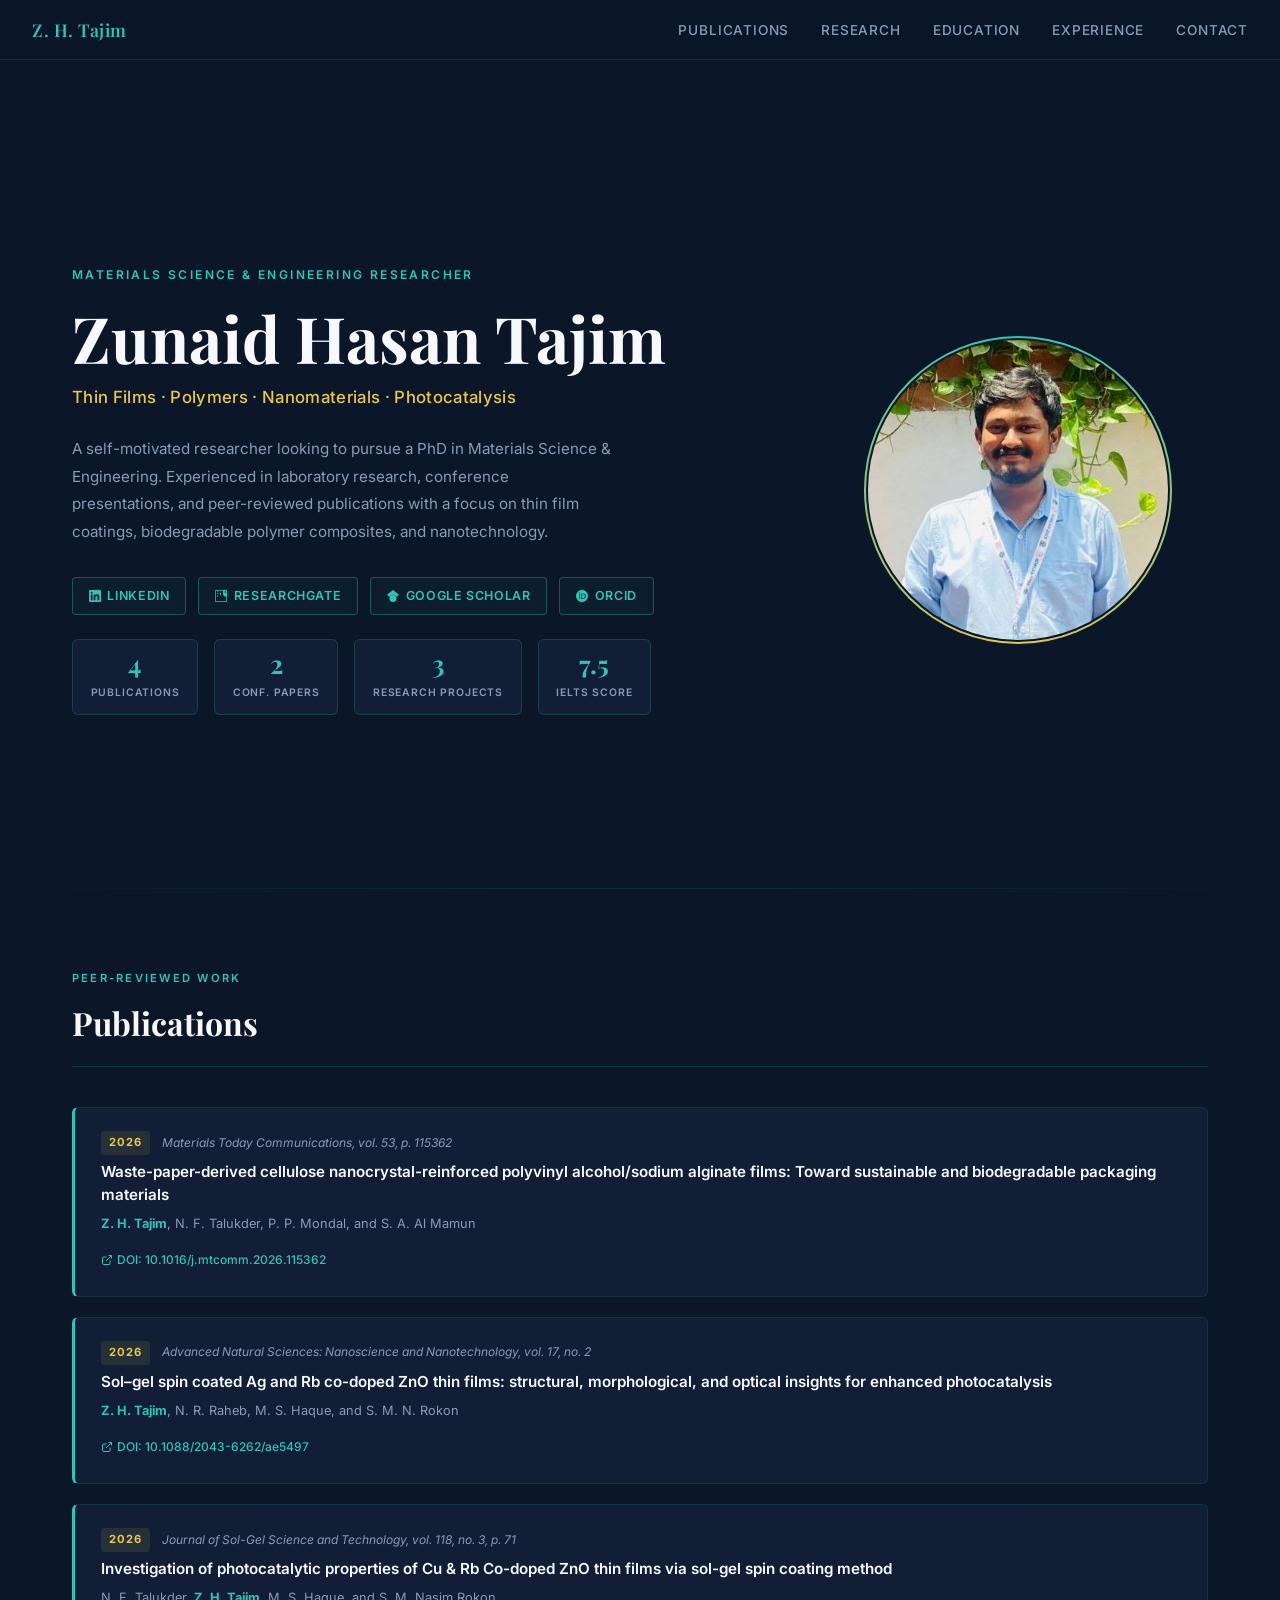
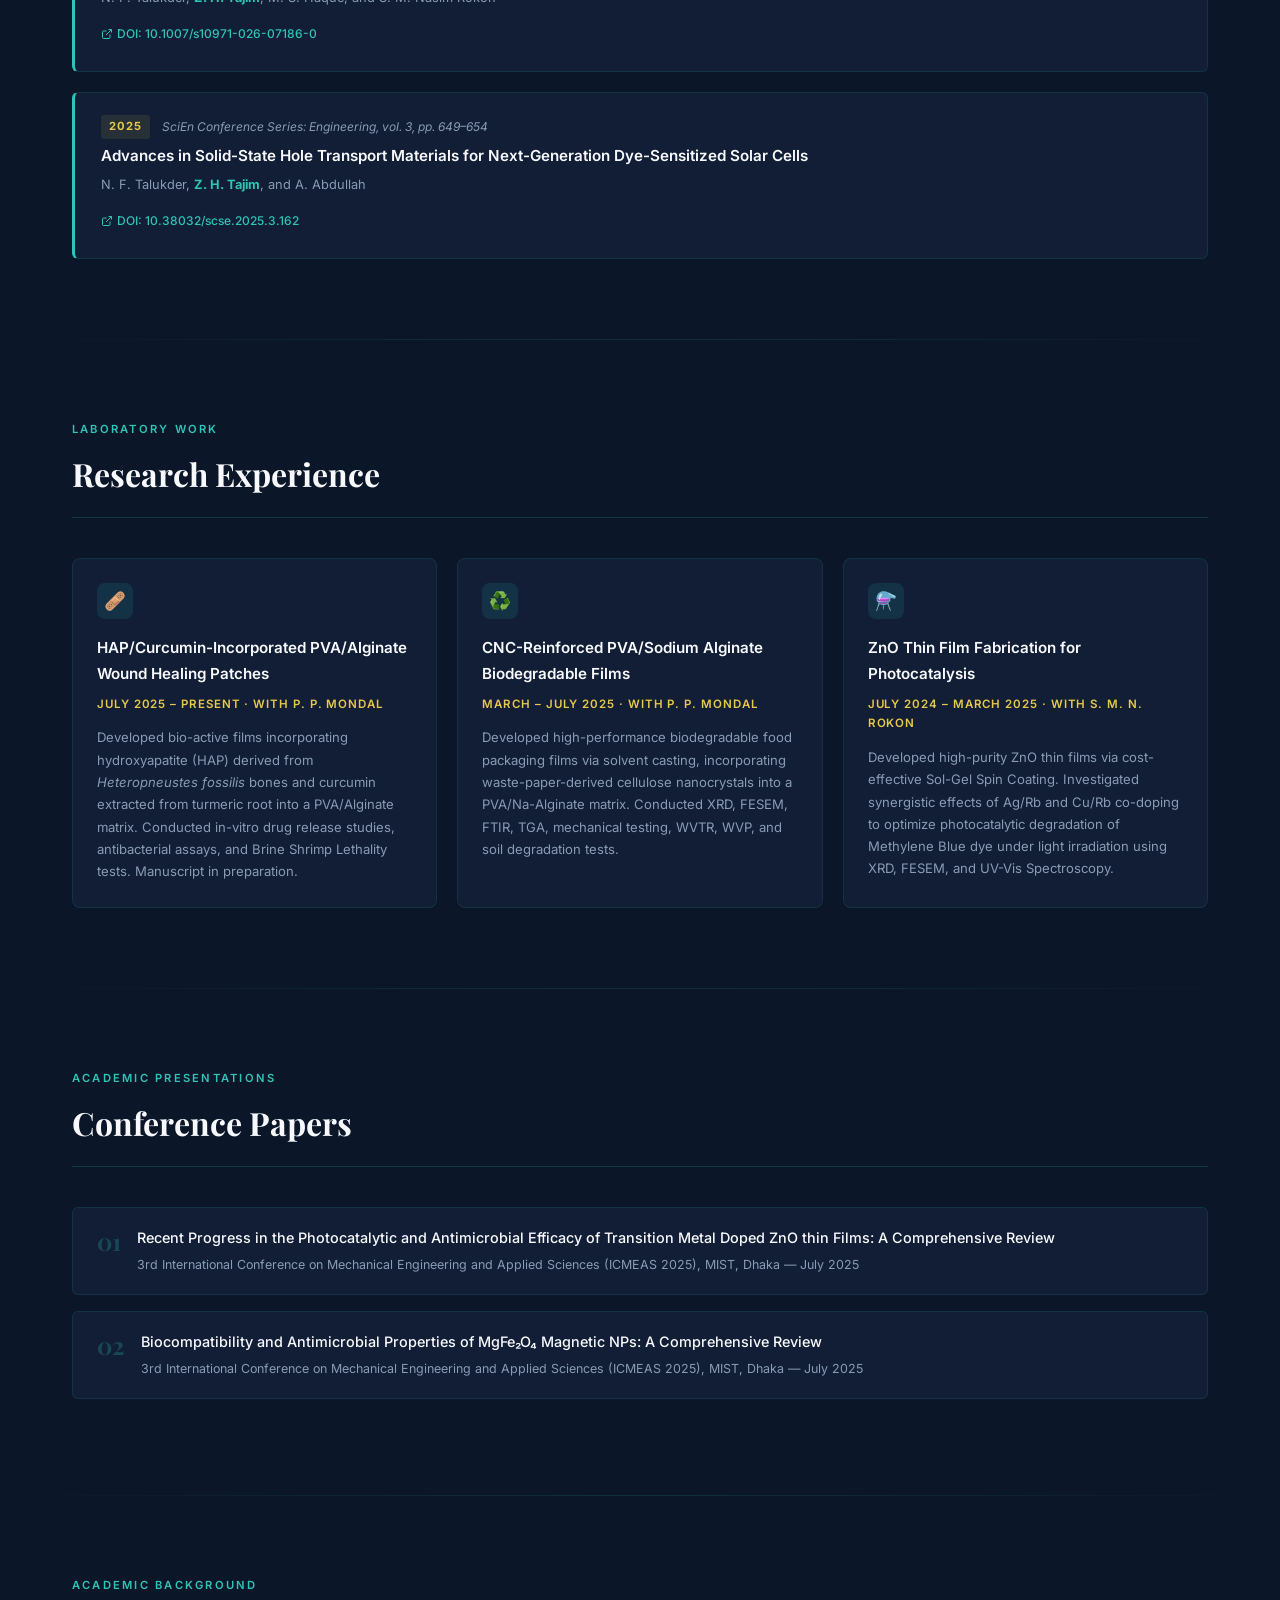
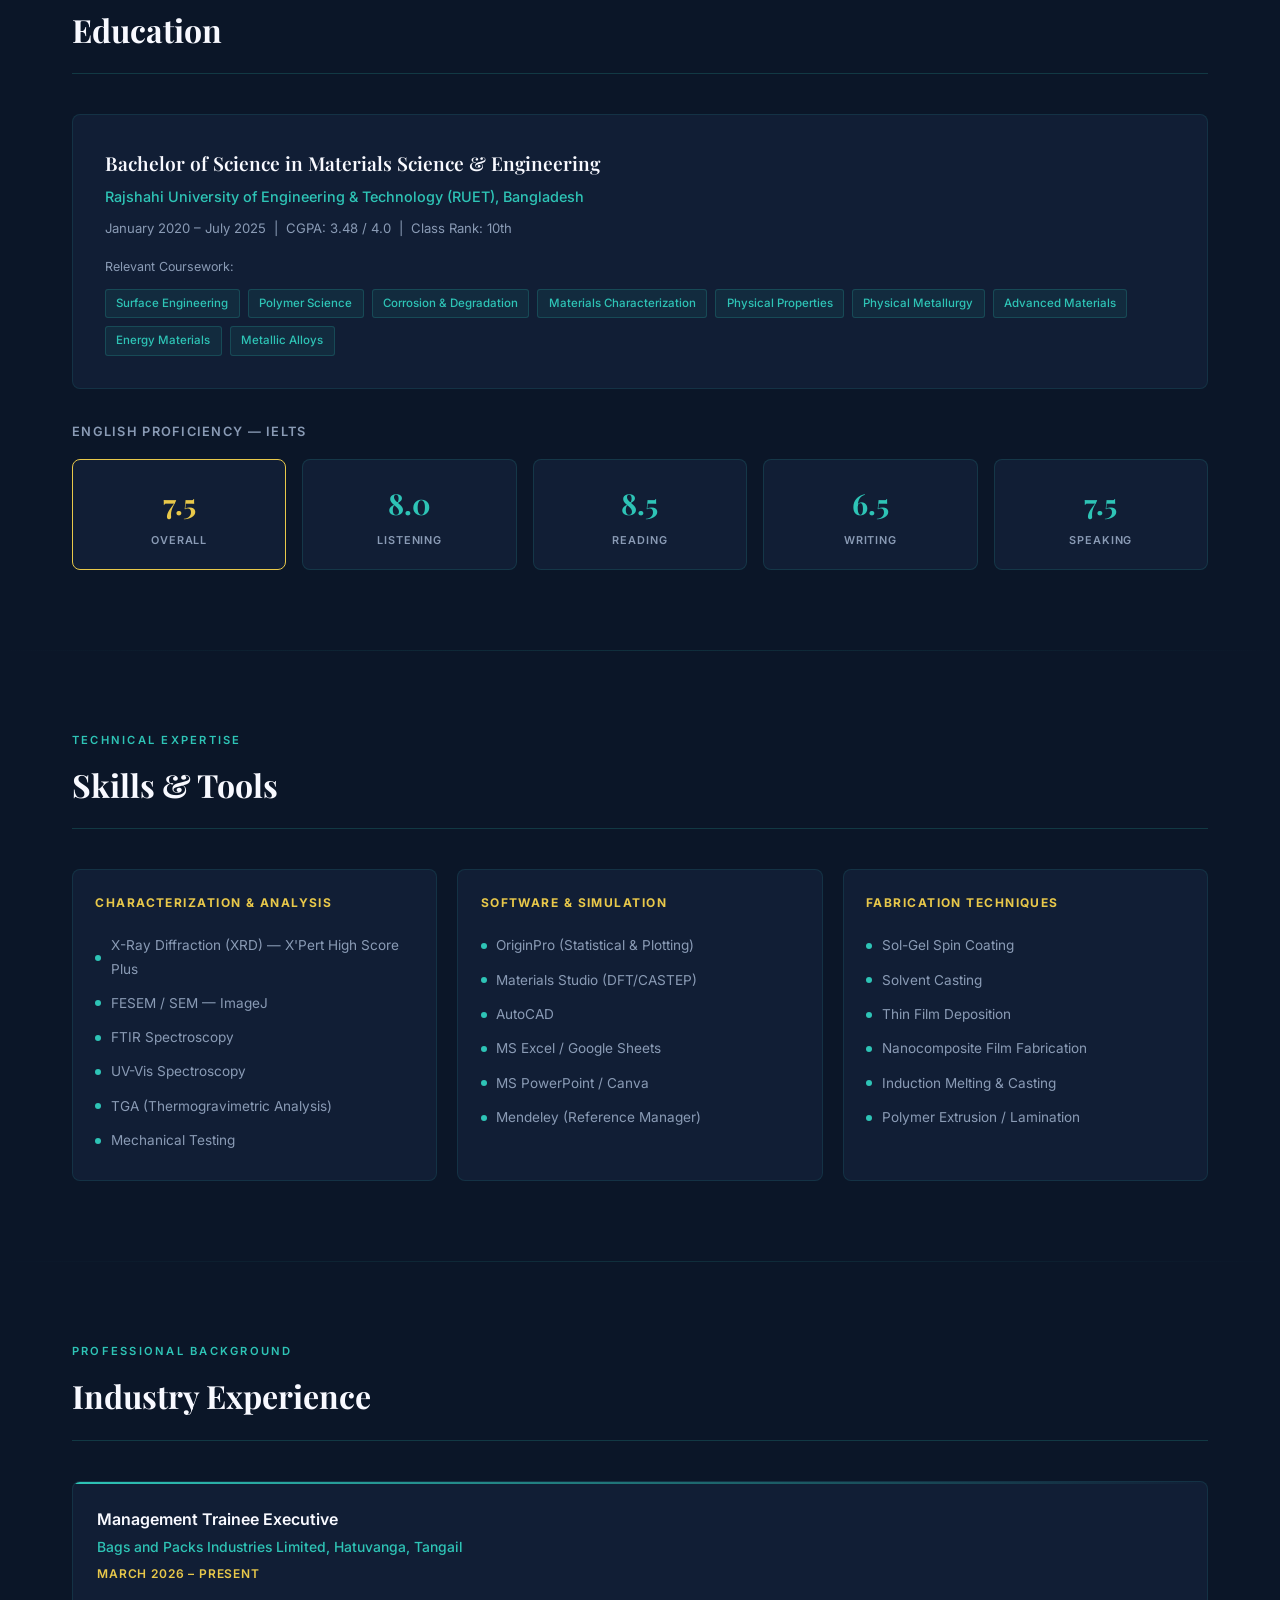
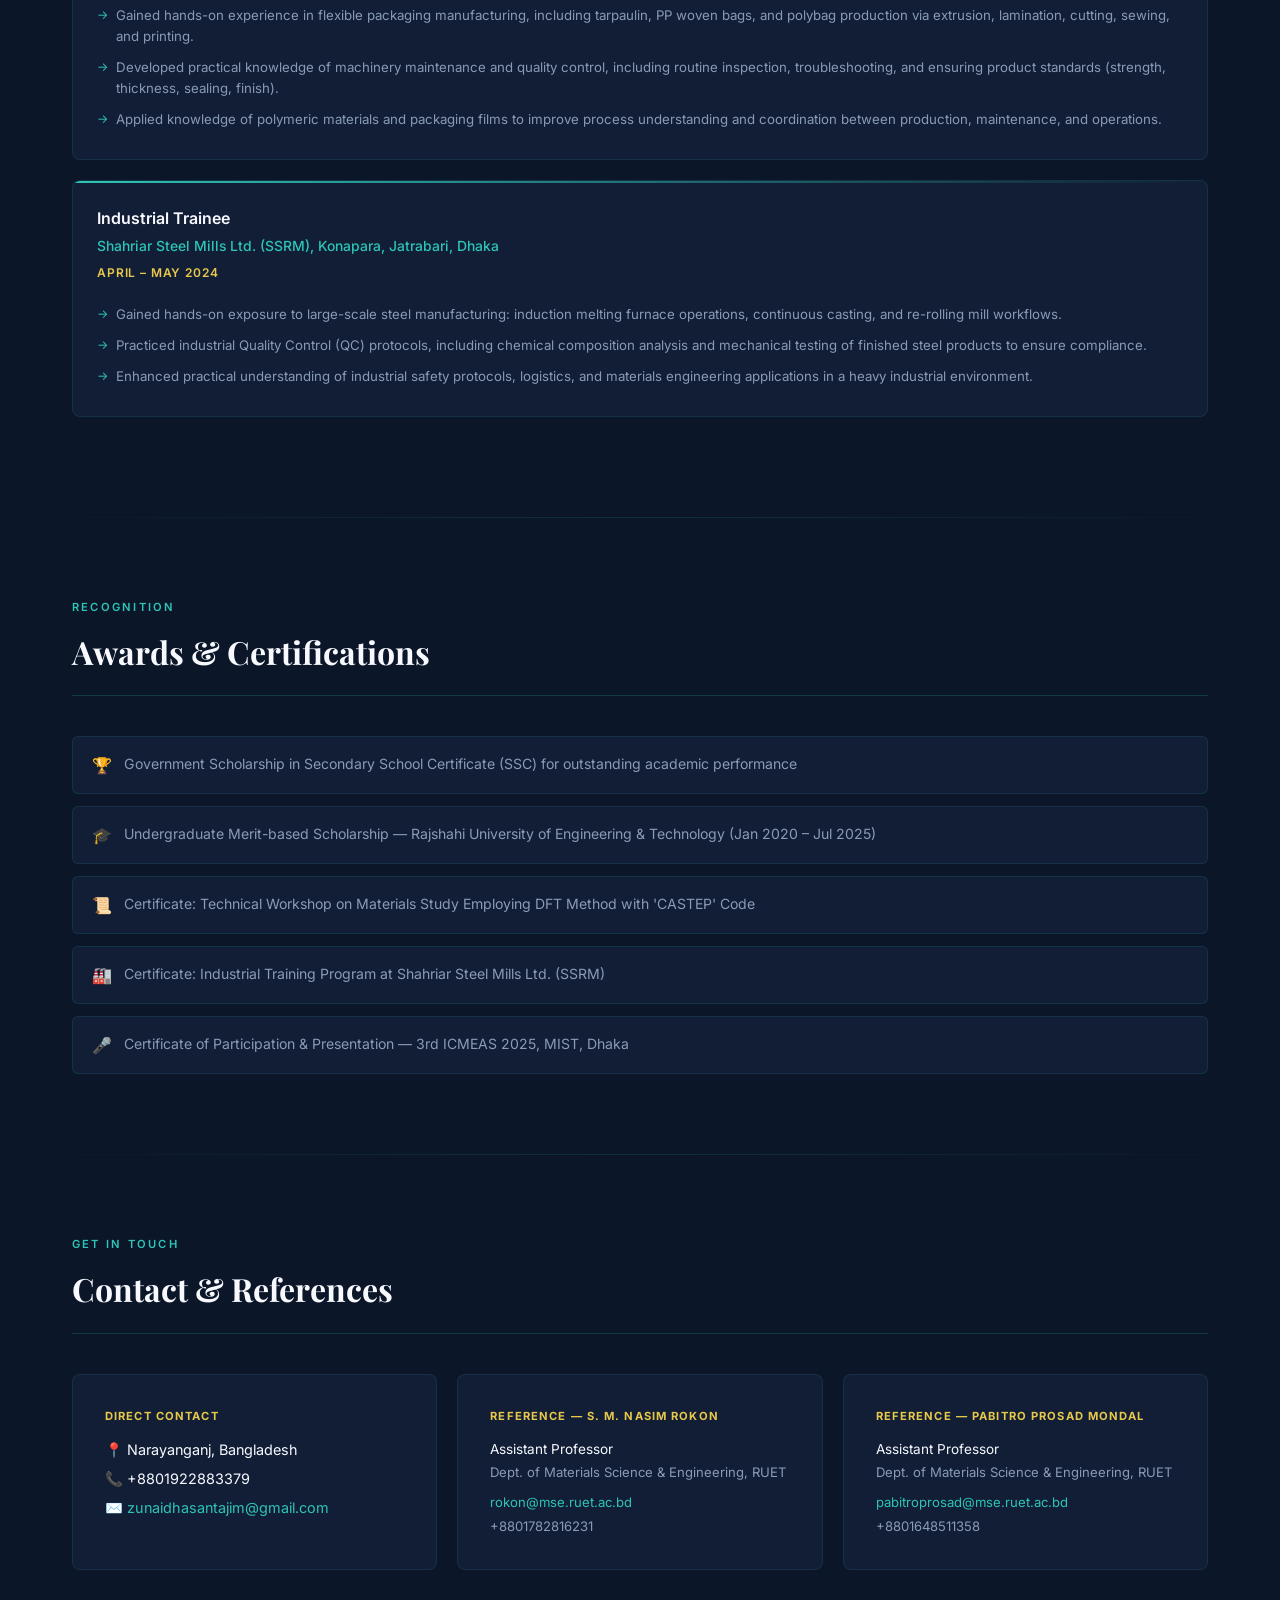
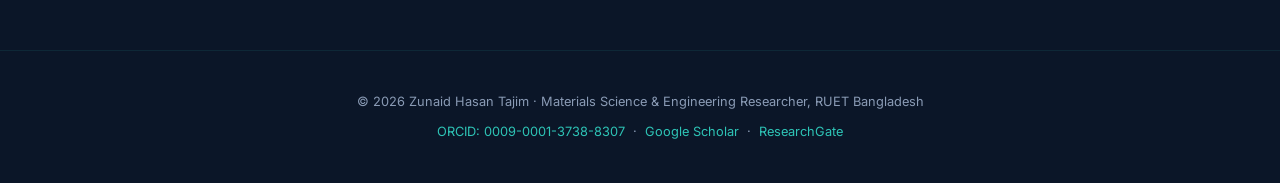
<file: index.html>
<!DOCTYPE html>
<html lang="en">
<head>
<meta charset="UTF-8">
<meta name="viewport" content="width=device-width, initial-scale=1.0">
<title>Zunaid Hasan Tajim | Materials Science Researcher</title>
<link rel="preconnect" href="https://fonts.googleapis.com">
<link href="https://fonts.googleapis.com/css2?family=Playfair+Display:wght@400;600;700&family=Inter:wght@300;400;500;600&display=swap" rel="stylesheet">
<style>
  *, *::before, *::after { box-sizing: border-box; margin: 0; padding: 0; }

  :root {
    --navy: #0B1628;
    --navy-mid: #122040;
    --navy-light: #1A2F55;
    --teal: #2EC4B6;
    --teal-dim: #1e9e93;
    --gold: #E8C84A;
    --slate: #8A9BB5;
    --white: #F8F9FF;
    --cream: #EEF0F8;
    --card-bg: #111e35;
  }

  html { scroll-behavior: smooth; }

  body {
    background: var(--navy);
    color: var(--white);
    font-family: 'Inter', sans-serif;
    line-height: 1.7;
    overflow-x: hidden;
  }

  /* NAV */
  nav {
    position: sticky;
    top: 0;
    z-index: 100;
    background: rgba(11, 22, 40, 0.92);
    backdrop-filter: blur(12px);
    border-bottom: 1px solid rgba(46,196,182,0.15);
    padding: 0 2rem;
    display: flex;
    align-items: center;
    justify-content: space-between;
    height: 60px;
  }

  .nav-logo {
    font-family: 'Playfair Display', serif;
    font-weight: 600;
    color: var(--teal);
    font-size: 1.1rem;
    letter-spacing: 0.03em;
  }

  .nav-links {
    display: flex;
    gap: 2rem;
    list-style: none;
  }

  .nav-links a {
    color: var(--slate);
    text-decoration: none;
    font-size: 0.85rem;
    font-weight: 500;
    letter-spacing: 0.06em;
    text-transform: uppercase;
    transition: color 0.2s;
  }

  .nav-links a:hover { color: var(--teal); }

  /* HERO */
  .hero {
    display: grid;
    grid-template-columns: 1fr 380px;
    gap: 4rem;
    align-items: center;
    min-height: 92vh;
    max-width: 1200px;
    margin: 0 auto;
    padding: 5rem 2rem 3rem;
  }

  .hero-text .eyebrow {
    font-size: 0.75rem;
    letter-spacing: 0.2em;
    text-transform: uppercase;
    color: var(--teal);
    font-weight: 600;
    margin-bottom: 1rem;
  }

  .hero-text h1 {
    font-family: 'Playfair Display', serif;
    font-size: clamp(2.4rem, 5vw, 4rem);
    font-weight: 700;
    line-height: 1.15;
    color: var(--white);
    margin-bottom: 0.5rem;
  }

  .hero-text .subtitle {
    font-size: 1.05rem;
    color: var(--gold);
    font-weight: 500;
    margin-bottom: 1.5rem;
    letter-spacing: 0.02em;
  }

  .hero-text .bio {
    color: var(--slate);
    font-size: 0.95rem;
    max-width: 540px;
    margin-bottom: 2rem;
    line-height: 1.8;
  }

  .social-links {
    display: flex;
    gap: 0.75rem;
    flex-wrap: wrap;
  }

  .social-btn {
    display: inline-flex;
    align-items: center;
    gap: 0.4rem;
    padding: 0.45rem 1rem;
    border: 1px solid rgba(46,196,182,0.35);
    border-radius: 4px;
    color: var(--teal);
    text-decoration: none;
    font-size: 0.78rem;
    font-weight: 600;
    letter-spacing: 0.05em;
    text-transform: uppercase;
    transition: all 0.2s;
    background: rgba(46,196,182,0.05);
  }

  .social-btn:hover {
    background: rgba(46,196,182,0.15);
    border-color: var(--teal);
    transform: translateY(-1px);
  }

  .hero-photo-wrap {
    display: flex;
    justify-content: center;
    align-items: center;
    position: relative;
  }

  .photo-ring {
    position: relative;
    width: 300px;
    height: 300px;
  }

  .photo-ring::before {
    content: '';
    position: absolute;
    inset: -4px;
    border-radius: 50%;
    background: conic-gradient(var(--teal), var(--gold), var(--teal));
    animation: spin 8s linear infinite;
  }

  @keyframes spin { to { transform: rotate(360deg); } }

  .photo-ring::after {
    content: '';
    position: absolute;
    inset: -2px;
    border-radius: 50%;
    background: var(--navy);
  }

  .photo-ring img {
    position: relative;
    z-index: 1;
    width: 100%;
    height: 100%;
    object-fit: cover;
    border-radius: 50%;
  }

  .stat-badges {
    display: flex;
    gap: 1rem;
    margin-top: 1.5rem;
    flex-wrap: wrap;
  }

  .badge {
    text-align: center;
    padding: 0.6rem 1.1rem;
    background: var(--card-bg);
    border: 1px solid rgba(46,196,182,0.2);
    border-radius: 6px;
  }

  .badge .num {
    display: block;
    font-family: 'Playfair Display', serif;
    font-size: 1.6rem;
    font-weight: 700;
    color: var(--teal);
    line-height: 1.1;
  }

  .badge .lbl {
    font-size: 0.65rem;
    color: var(--slate);
    text-transform: uppercase;
    letter-spacing: 0.08em;
    font-weight: 600;
  }

  /* SECTIONS */
  section {
    max-width: 1200px;
    margin: 0 auto;
    padding: 5rem 2rem;
  }

  .section-label {
    font-size: 0.7rem;
    letter-spacing: 0.2em;
    text-transform: uppercase;
    color: var(--teal);
    font-weight: 600;
    margin-bottom: 0.5rem;
  }

  .section-title {
    font-family: 'Playfair Display', serif;
    font-size: 2rem;
    font-weight: 700;
    color: var(--white);
    margin-bottom: 2.5rem;
    padding-bottom: 1rem;
    border-bottom: 1px solid rgba(46,196,182,0.2);
  }

  /* PUBLICATIONS */
  .pub-list { display: flex; flex-direction: column; gap: 1.25rem; }

  .pub-card {
    background: var(--card-bg);
    border: 1px solid rgba(46,196,182,0.12);
    border-left: 3px solid var(--teal);
    border-radius: 6px;
    padding: 1.4rem 1.6rem;
    transition: all 0.25s;
    position: relative;
  }

  .pub-card:hover {
    border-left-color: var(--gold);
    background: rgba(17, 30, 53, 0.9);
    transform: translateX(4px);
    box-shadow: -4px 0 20px rgba(46,196,182,0.12);
  }

  .pub-meta {
    display: flex;
    align-items: center;
    gap: 0.75rem;
    margin-bottom: 0.4rem;
  }

  .pub-year {
    font-size: 0.7rem;
    font-weight: 700;
    color: var(--gold);
    letter-spacing: 0.1em;
    background: rgba(232,200,74,0.1);
    padding: 0.15rem 0.5rem;
    border-radius: 3px;
  }

  .pub-journal {
    font-size: 0.75rem;
    color: var(--slate);
    font-style: italic;
  }

  .pub-title {
    font-size: 0.95rem;
    font-weight: 600;
    color: var(--white);
    margin-bottom: 0.4rem;
    line-height: 1.5;
  }

  .pub-authors {
    font-size: 0.8rem;
    color: var(--slate);
    margin-bottom: 0.75rem;
  }

  .pub-authors strong { color: var(--teal); }

  .doi-link {
    display: inline-flex;
    align-items: center;
    gap: 0.3rem;
    font-size: 0.75rem;
    color: var(--teal);
    text-decoration: none;
    font-weight: 500;
    transition: color 0.2s;
  }

  .doi-link:hover { color: var(--gold); text-decoration: underline; }

  /* RESEARCH */
  .research-grid {
    display: grid;
    grid-template-columns: repeat(auto-fit, minmax(340px, 1fr));
    gap: 1.25rem;
  }

  .research-card {
    background: var(--card-bg);
    border: 1px solid rgba(46,196,182,0.12);
    border-radius: 8px;
    padding: 1.5rem;
    transition: all 0.25s;
  }

  .research-card:hover {
    border-color: rgba(46,196,182,0.4);
    box-shadow: 0 4px 24px rgba(46,196,182,0.08);
    transform: translateY(-2px);
  }

  .research-icon {
    width: 36px;
    height: 36px;
    border-radius: 8px;
    background: rgba(46,196,182,0.12);
    display: flex;
    align-items: center;
    justify-content: center;
    margin-bottom: 1rem;
    font-size: 1.1rem;
  }

  .research-title {
    font-weight: 600;
    font-size: 0.95rem;
    color: var(--white);
    margin-bottom: 0.5rem;
  }

  .research-period {
    font-size: 0.72rem;
    color: var(--gold);
    font-weight: 600;
    text-transform: uppercase;
    letter-spacing: 0.08em;
    margin-bottom: 0.75rem;
  }

  .research-desc {
    font-size: 0.82rem;
    color: var(--slate);
    line-height: 1.7;
  }

  /* EDUCATION */
  .edu-card {
    background: var(--card-bg);
    border: 1px solid rgba(46,196,182,0.12);
    border-radius: 8px;
    padding: 2rem;
    margin-bottom: 1.5rem;
  }

  .edu-degree {
    font-family: 'Playfair Display', serif;
    font-size: 1.2rem;
    color: var(--white);
    font-weight: 600;
    margin-bottom: 0.3rem;
  }

  .edu-institution {
    color: var(--teal);
    font-size: 0.9rem;
    font-weight: 500;
    margin-bottom: 0.5rem;
  }

  .edu-meta {
    color: var(--slate);
    font-size: 0.82rem;
    margin-bottom: 1rem;
  }

  .courses-wrap {
    display: flex;
    flex-wrap: wrap;
    gap: 0.5rem;
    margin-top: 0.75rem;
  }

  .course-tag {
    font-size: 0.72rem;
    padding: 0.25rem 0.65rem;
    background: rgba(46,196,182,0.08);
    border: 1px solid rgba(46,196,182,0.2);
    border-radius: 3px;
    color: var(--teal);
    font-weight: 500;
  }

  /* SKILLS */
  .skills-grid {
    display: grid;
    grid-template-columns: repeat(auto-fit, minmax(280px, 1fr));
    gap: 1.25rem;
  }

  .skill-group {
    background: var(--card-bg);
    border: 1px solid rgba(46,196,182,0.12);
    border-radius: 8px;
    padding: 1.4rem;
  }

  .skill-group h4 {
    font-size: 0.75rem;
    text-transform: uppercase;
    letter-spacing: 0.12em;
    color: var(--gold);
    font-weight: 700;
    margin-bottom: 1rem;
  }

  .skill-item {
    display: flex;
    align-items: center;
    gap: 0.6rem;
    font-size: 0.85rem;
    color: var(--slate);
    padding: 0.35rem 0;
  }

  .skill-dot {
    width: 6px;
    height: 6px;
    border-radius: 50%;
    background: var(--teal);
    flex-shrink: 0;
  }

  /* EXPERIENCE */
  .exp-card {
    background: var(--card-bg);
    border: 1px solid rgba(46,196,182,0.12);
    border-radius: 8px;
    padding: 1.5rem;
    margin-bottom: 1.25rem;
    position: relative;
    overflow: hidden;
  }

  .exp-card::before {
    content: '';
    position: absolute;
    top: 0; left: 0; right: 0;
    height: 2px;
    background: linear-gradient(90deg, var(--teal), transparent);
  }

  .exp-role {
    font-weight: 600;
    color: var(--white);
    font-size: 1rem;
    margin-bottom: 0.2rem;
  }

  .exp-company {
    color: var(--teal);
    font-size: 0.87rem;
    font-weight: 500;
    margin-bottom: 0.25rem;
  }

  .exp-period {
    color: var(--gold);
    font-size: 0.75rem;
    font-weight: 600;
    text-transform: uppercase;
    letter-spacing: 0.07em;
    margin-bottom: 1rem;
  }

  .exp-points { list-style: none; }

  .exp-points li {
    font-size: 0.83rem;
    color: var(--slate);
    padding: 0.3rem 0;
    padding-left: 1.2rem;
    position: relative;
    line-height: 1.6;
  }

  .exp-points li::before {
    content: '→';
    position: absolute;
    left: 0;
    color: var(--teal);
    font-size: 0.75rem;
  }

  /* CONFERENCES */
  .conf-card {
    background: var(--card-bg);
    border: 1px solid rgba(46,196,182,0.12);
    border-radius: 6px;
    padding: 1.2rem 1.5rem;
    margin-bottom: 1rem;
    display: grid;
    grid-template-columns: auto 1fr;
    gap: 1rem;
    align-items: start;
  }

  .conf-num {
    font-family: 'Playfair Display', serif;
    font-size: 1.5rem;
    color: rgba(46,196,182,0.25);
    font-weight: 700;
    line-height: 1;
    padding-top: 0.1rem;
  }

  .conf-title {
    font-size: 0.9rem;
    color: var(--white);
    font-weight: 500;
    margin-bottom: 0.3rem;
    line-height: 1.5;
  }

  .conf-venue {
    font-size: 0.78rem;
    color: var(--slate);
  }

  /* AWARDS */
  .awards-list { list-style: none; display: flex; flex-direction: column; gap: 0.75rem; }

  .award-item {
    display: flex;
    align-items: flex-start;
    gap: 0.75rem;
    padding: 0.9rem 1.2rem;
    background: var(--card-bg);
    border: 1px solid rgba(46,196,182,0.12);
    border-radius: 6px;
    font-size: 0.88rem;
    color: var(--slate);
  }

  .award-icon { color: var(--gold); flex-shrink: 0; font-size: 1rem; }

  /* IELTS */
  .ielts-grid {
    display: grid;
    grid-template-columns: repeat(5, 1fr);
    gap: 1rem;
    margin-top: 1rem;
  }

  .ielts-score {
    text-align: center;
    background: var(--card-bg);
    border: 1px solid rgba(46,196,182,0.15);
    border-radius: 8px;
    padding: 1.2rem 0.5rem;
  }

  .ielts-score .s { font-family: 'Playfair Display', serif; font-size: 1.8rem; font-weight: 700; color: var(--teal); }
  .ielts-score .l { font-size: 0.68rem; color: var(--slate); text-transform: uppercase; letter-spacing: 0.08em; font-weight: 600; margin-top: 0.2rem; }
  .ielts-score.overall { border-color: var(--gold); }
  .ielts-score.overall .s { color: var(--gold); }

  /* DIVIDER */
  .section-divider {
    width: 100%;
    height: 1px;
    background: linear-gradient(90deg, transparent, rgba(46,196,182,0.15), transparent);
    margin: 0 auto;
  }

  /* FOOTER */
  footer {
    text-align: center;
    padding: 2.5rem;
    border-top: 1px solid rgba(46,196,182,0.1);
    color: var(--slate);
    font-size: 0.8rem;
  }

  footer a { color: var(--teal); text-decoration: none; }

  /* RESPONSIVE */
  @media (max-width: 768px) {
    .hero { grid-template-columns: 1fr; text-align: center; }
    .hero-photo-wrap { order: -1; }
    .photo-ring { width: 200px; height: 200px; }
    .social-links { justify-content: center; }
    .stat-badges { justify-content: center; }
    .nav-links { gap: 1rem; }
    .ielts-grid { grid-template-columns: repeat(3, 1fr); }
    .hero-text .bio { max-width: 100%; }
  }
</style>
</head>
<body>

<nav>
  <span class="nav-logo">Z. H. Tajim</span>
  <ul class="nav-links">
    <li><a href="#publications">Publications</a></li>
    <li><a href="#research">Research</a></li>
    <li><a href="#education">Education</a></li>
    <li><a href="#experience">Experience</a></li>
    <li><a href="#contact">Contact</a></li>
  </ul>
</nav>

<!-- HERO -->
<div class="hero">
  <div class="hero-text">
    <p class="eyebrow">Materials Science & Engineering Researcher</p>
    <h1>Zunaid Hasan Tajim</h1>
    <p class="subtitle">Thin Films · Polymers · Nanomaterials · Photocatalysis</p>
    <p class="bio">
      A self-motivated researcher looking to pursue a PhD in Materials Science & Engineering. 
      Experienced in laboratory research, conference presentations, and peer-reviewed publications 
      with a focus on thin film coatings, biodegradable polymer composites, and nanotechnology.
    </p>

    <div class="social-links">
      <a href="https://www.linkedin.com/in/zunaid-hasan-tajim/" class="social-btn" target="_blank">
        <svg width="12" height="12" viewBox="0 0 24 24" fill="currentColor"><path d="M20.447 20.452h-3.554v-5.569c0-1.328-.027-3.037-1.852-3.037-1.853 0-2.136 1.445-2.136 2.939v5.667H9.351V9h3.414v1.561h.046c.477-.9 1.637-1.85 3.37-1.85 3.601 0 4.267 2.37 4.267 5.455v6.286zM5.337 7.433a2.062 2.062 0 0 1-2.063-2.065 2.064 2.064 0 1 1 2.063 2.065zm1.782 13.019H3.555V9h3.564v11.452zM22.225 0H1.771C.792 0 0 .774 0 1.729v20.542C0 23.227.792 24 1.771 24h20.451C23.2 24 24 23.227 24 22.271V1.729C24 .774 23.2 0 22.222 0h.003z"/></svg>
        LinkedIn
      </a>
      <a href="https://www.researchgate.net/profile/Zunaid-Tajim" class="social-btn" target="_blank">
        <svg width="12" height="12" viewBox="0 0 24 24" fill="currentColor"><path d="M19.586 0c-.818 0-1.508.19-2.073.565-.563.377-.97.936-1.213 1.68a12.548 12.548 0 0 0-.368 2.894 8.128 8.128 0 0 0-.073.904v.404h.073c.077 2.065.568 3.75 1.47 4.952.902 1.205 2.15 1.807 3.75 1.807.562 0 1.103-.094 1.617-.28.513-.188.967-.47 1.363-.848.398-.38.713-.834.945-1.37.233-.532.35-1.125.35-1.779 0-.66-.124-1.26-.37-1.797a4.14 4.14 0 0 0-1.018-1.358 4.576 4.576 0 0 0-1.502-.86A5.323 5.323 0 0 0 20.26 5.2c-.338 0-.668.04-.99.12v-.5c0-.39.032-.733.098-1.028.066-.296.166-.546.3-.75a1.31 1.31 0 0 1 .528-.476 1.627 1.627 0 0 1 .75-.165c.363 0 .68.09.95.268.27.18.476.44.617.782l1.98-.797a3.786 3.786 0 0 0-.618-1.044 3.6 3.6 0 0 0-.9-.76A4.22 4.22 0 0 0 21.83.13 5.376 5.376 0 0 0 20.703 0h-.007l-.007-.004-.004.004h-.1zm-7.577 8.508h-2.16v2.17h2.16V8.508zm-5.44-5.5H4.41V4.17h2.16V3.008zm0 2.674H4.41v2.17h2.16v-2.17zm0 5.5H4.41v2.168h2.16V11.18zm5.44-5.5h-2.16v2.17h2.16v-2.17zm0 2.826h-2.16v2.17h2.16v-2.17zM2.24 0C1.005 0 0 1.005 0 2.24v19.52C0 22.995 1.005 24 2.24 24h19.52C22.995 24 24 22.995 24 21.76V2.24C24 1.005 22.995 0 21.76 0H2.24zm0 1.5h19.52a.74.74 0 0 1 .74.74v19.52a.74.74 0 0 1-.74.74H2.24a.74.74 0 0 1-.74-.74V2.24a.74.74 0 0 1 .74-.74z"/></svg>
        ResearchGate
      </a>
      <a href="https://scholar.google.com/citations?user=TVONku4AAAAJ&hl=en" class="social-btn" target="_blank">
        <svg width="12" height="12" viewBox="0 0 24 24" fill="currentColor"><path d="M5.242 13.769L0 9.5 12 0l12 9.5-5.242 4.269C17.548 11.249 14.978 9.5 12 9.5c-2.977 0-5.548 1.748-6.758 4.269zM12 10a7 7 0 1 0 0 14 7 7 0 0 0 0-14z"/></svg>
        Google Scholar
      </a>
      <a href="https://orcid.org/0009-0001-3738-8307" class="social-btn" target="_blank">
        <svg width="12" height="12" viewBox="0 0 24 24" fill="currentColor"><path d="M12 0C5.372 0 0 5.372 0 12s5.372 12 12 12 12-5.372 12-12S18.628 0 12 0zM7.369 4.378c.525 0 .947.431.947.947s-.422.947-.947.947a.95.95 0 0 1-.947-.947c0-.525.422-.947.947-.947zm-.722 3.038h1.444v10.041H6.647V7.416zm3.562 0h3.9c3.712 0 5.344 2.653 5.344 5.025 0 2.578-2.016 5.025-5.325 5.025h-3.919V7.416zm1.444 1.303v7.444h2.297c2.278 0 3.838-1.591 3.838-3.722s-1.56-3.722-3.838-3.722h-2.297z"/></svg>
        ORCID
      </a>
    </div>

    <div class="stat-badges">
      <div class="badge"><span class="num">4</span><span class="lbl">Publications</span></div>
      <div class="badge"><span class="num">2</span><span class="lbl">Conf. Papers</span></div>
      <div class="badge"><span class="num">3</span><span class="lbl">Research Projects</span></div>
      <div class="badge"><span class="num">7.5</span><span class="lbl">IELTS Score</span></div>
    </div>
  </div>

  <div class="hero-photo-wrap">
    <div class="photo-ring">
      <img id="profile-photo" src="" alt="Zunaid Hasan Tajim">
    </div>
  </div>
</div>

<div class="section-divider"></div>

<!-- PUBLICATIONS -->
<section id="publications">
  <p class="section-label">Peer-Reviewed Work</p>
  <h2 class="section-title">Publications</h2>

  <div class="pub-list">

    <div class="pub-card">
      <div class="pub-meta">
        <span class="pub-year">2026</span>
        <span class="pub-journal">Materials Today Communications, vol. 53, p. 115362</span>
      </div>
      <p class="pub-title">Waste-paper-derived cellulose nanocrystal-reinforced polyvinyl alcohol/sodium alginate films: Toward sustainable and biodegradable packaging materials</p>
      <p class="pub-authors"><strong>Z. H. Tajim</strong>, N. F. Talukder, P. P. Mondal, and S. A. Al Mamun</p>
      <a href="https://www.sciencedirect.com/science/article/pii/S2352492826007518" class="doi-link" target="_blank">
        <svg width="12" height="12" viewBox="0 0 24 24" fill="none" stroke="currentColor" stroke-width="2"><path d="M18 13v6a2 2 0 0 1-2 2H5a2 2 0 0 1-2-2V8a2 2 0 0 1 2-2h6"/><polyline points="15 3 21 3 21 9"/><line x1="10" y1="14" x2="21" y2="3"/></svg>
        DOI: 10.1016/j.mtcomm.2026.115362
      </a>
    </div>

    <div class="pub-card">
      <div class="pub-meta">
        <span class="pub-year">2026</span>
        <span class="pub-journal">Advanced Natural Sciences: Nanoscience and Nanotechnology, vol. 17, no. 2</span>
      </div>
      <p class="pub-title">Sol–gel spin coated Ag and Rb co-doped ZnO thin films: structural, morphological, and optical insights for enhanced photocatalysis</p>
      <p class="pub-authors"><strong>Z. H. Tajim</strong>, N. R. Raheb, M. S. Haque, and S. M. N. Rokon</p>
      <a href="https://iopscience.iop.org/article/10.1088/2043-6262/ae5497" class="doi-link" target="_blank">
        <svg width="12" height="12" viewBox="0 0 24 24" fill="none" stroke="currentColor" stroke-width="2"><path d="M18 13v6a2 2 0 0 1-2 2H5a2 2 0 0 1-2-2V8a2 2 0 0 1 2-2h6"/><polyline points="15 3 21 3 21 9"/><line x1="10" y1="14" x2="21" y2="3"/></svg>
        DOI: 10.1088/2043-6262/ae5497
      </a>
    </div>

    <div class="pub-card">
      <div class="pub-meta">
        <span class="pub-year">2026</span>
        <span class="pub-journal">Journal of Sol-Gel Science and Technology, vol. 118, no. 3, p. 71</span>
      </div>
      <p class="pub-title">Investigation of photocatalytic properties of Cu & Rb Co-doped ZnO thin films via sol-gel spin coating method</p>
      <p class="pub-authors">N. F. Talukder, <strong>Z. H. Tajim</strong>, M. S. Haque, and S. M. Nasim Rokon</p>
      <a href="https://link.springer.com/article/10.1007/s10971-026-07186-0" class="doi-link" target="_blank">
        <svg width="12" height="12" viewBox="0 0 24 24" fill="none" stroke="currentColor" stroke-width="2"><path d="M18 13v6a2 2 0 0 1-2 2H5a2 2 0 0 1-2-2V8a2 2 0 0 1 2-2h6"/><polyline points="15 3 21 3 21 9"/><line x1="10" y1="14" x2="21" y2="3"/></svg>
        DOI: 10.1007/s10971-026-07186-0
      </a>
    </div>

    <div class="pub-card">
      <div class="pub-meta">
        <span class="pub-year">2025</span>
        <span class="pub-journal">SciEn Conference Series: Engineering, vol. 3, pp. 649–654</span>
      </div>
      <p class="pub-title">Advances in Solid-State Hole Transport Materials for Next-Generation Dye-Sensitized Solar Cells</p>
      <p class="pub-authors">N. F. Talukder, <strong>Z. H. Tajim</strong>, and A. Abdullah</p>
      <a href="https://doi.org/10.38032/scse.2025.3.162" class="doi-link" target="_blank">
        <svg width="12" height="12" viewBox="0 0 24 24" fill="none" stroke="currentColor" stroke-width="2"><path d="M18 13v6a2 2 0 0 1-2 2H5a2 2 0 0 1-2-2V8a2 2 0 0 1 2-2h6"/><polyline points="15 3 21 3 21 9"/><line x1="10" y1="14" x2="21" y2="3"/></svg>
        DOI: 10.38032/scse.2025.3.162
      </a>
    </div>

  </div>
</section>

<div class="section-divider"></div>

<!-- RESEARCH EXPERIENCE -->
<section id="research">
  <p class="section-label">Laboratory Work</p>
  <h2 class="section-title">Research Experience</h2>

  <div class="research-grid">

    <div class="research-card">
      <div class="research-icon">🩹</div>
      <h3 class="research-title">HAP/Curcumin-Incorporated PVA/Alginate Wound Healing Patches</h3>
      <p class="research-period">July 2025 – Present · With P. P. Mondal</p>
      <p class="research-desc">Developed bio-active films incorporating hydroxyapatite (HAP) derived from <em>Heteropneustes fossilis</em> bones and curcumin extracted from turmeric root into a PVA/Alginate matrix. Conducted in-vitro drug release studies, antibacterial assays, and Brine Shrimp Lethality tests. Manuscript in preparation.</p>
    </div>

    <div class="research-card">
      <div class="research-icon">♻️</div>
      <h3 class="research-title">CNC-Reinforced PVA/Sodium Alginate Biodegradable Films</h3>
      <p class="research-period">March – July 2025 · With P. P. Mondal</p>
      <p class="research-desc">Developed high-performance biodegradable food packaging films via solvent casting, incorporating waste-paper-derived cellulose nanocrystals into a PVA/Na-Alginate matrix. Conducted XRD, FESEM, FTIR, TGA, mechanical testing, WVTR, WVP, and soil degradation tests.</p>
    </div>

    <div class="research-card">
      <div class="research-icon">⚗️</div>
      <h3 class="research-title">ZnO Thin Film Fabrication for Photocatalysis</h3>
      <p class="research-period">July 2024 – March 2025 · With S. M. N. Rokon</p>
      <p class="research-desc">Developed high-purity ZnO thin films via cost-effective Sol-Gel Spin Coating. Investigated synergistic effects of Ag/Rb and Cu/Rb co-doping to optimize photocatalytic degradation of Methylene Blue dye under light irradiation using XRD, FESEM, and UV-Vis Spectroscopy.</p>
    </div>

  </div>
</section>

<div class="section-divider"></div>

<!-- CONFERENCES -->
<section id="conferences">
  <p class="section-label">Academic Presentations</p>
  <h2 class="section-title">Conference Papers</h2>

  <div class="conf-card">
    <span class="conf-num">01</span>
    <div>
      <p class="conf-title">Recent Progress in the Photocatalytic and Antimicrobial Efficacy of Transition Metal Doped ZnO thin Films: A Comprehensive Review</p>
      <p class="conf-venue">3rd International Conference on Mechanical Engineering and Applied Sciences (ICMEAS 2025), MIST, Dhaka — July 2025</p>
    </div>
  </div>

  <div class="conf-card">
    <span class="conf-num">02</span>
    <div>
      <p class="conf-title">Biocompatibility and Antimicrobial Properties of MgFe₂O₄ Magnetic NPs: A Comprehensive Review</p>
      <p class="conf-venue">3rd International Conference on Mechanical Engineering and Applied Sciences (ICMEAS 2025), MIST, Dhaka — July 2025</p>
    </div>
  </div>
</section>

<div class="section-divider"></div>

<!-- EDUCATION -->
<section id="education">
  <p class="section-label">Academic Background</p>
  <h2 class="section-title">Education</h2>

  <div class="edu-card">
    <p class="edu-degree">Bachelor of Science in Materials Science & Engineering</p>
    <p class="edu-institution">Rajshahi University of Engineering & Technology (RUET), Bangladesh</p>
    <p class="edu-meta">January 2020 – July 2025 &nbsp;|&nbsp; CGPA: 3.48 / 4.0 &nbsp;|&nbsp; Class Rank: 10th</p>
    <p style="font-size:0.78rem; color: var(--slate); margin-bottom: 0.5rem;">Relevant Coursework:</p>
    <div class="courses-wrap">
      <span class="course-tag">Surface Engineering</span>
      <span class="course-tag">Polymer Science</span>
      <span class="course-tag">Corrosion & Degradation</span>
      <span class="course-tag">Materials Characterization</span>
      <span class="course-tag">Physical Properties</span>
      <span class="course-tag">Physical Metallurgy</span>
      <span class="course-tag">Advanced Materials</span>
      <span class="course-tag">Energy Materials</span>
      <span class="course-tag">Metallic Alloys</span>
    </div>
  </div>

  <div style="margin-top: 2rem;">
    <p style="font-size:0.8rem; color: var(--slate); margin-bottom: 0.75rem; text-transform: uppercase; letter-spacing: 0.1em; font-weight: 600;">English Proficiency — IELTS</p>
    <div class="ielts-grid">
      <div class="ielts-score overall">
        <div class="s">7.5</div>
        <div class="l">Overall</div>
      </div>
      <div class="ielts-score">
        <div class="s">8.0</div>
        <div class="l">Listening</div>
      </div>
      <div class="ielts-score">
        <div class="s">8.5</div>
        <div class="l">Reading</div>
      </div>
      <div class="ielts-score">
        <div class="s">6.5</div>
        <div class="l">Writing</div>
      </div>
      <div class="ielts-score">
        <div class="s">7.5</div>
        <div class="l">Speaking</div>
      </div>
    </div>
  </div>
</section>

<div class="section-divider"></div>

<!-- SKILLS -->
<section id="skills">
  <p class="section-label">Technical Expertise</p>
  <h2 class="section-title">Skills & Tools</h2>
  <div class="skills-grid">
    <div class="skill-group">
      <h4>Characterization & Analysis</h4>
      <div class="skill-item"><span class="skill-dot"></span>X-Ray Diffraction (XRD) — X'Pert High Score Plus</div>
      <div class="skill-item"><span class="skill-dot"></span>FESEM / SEM — ImageJ</div>
      <div class="skill-item"><span class="skill-dot"></span>FTIR Spectroscopy</div>
      <div class="skill-item"><span class="skill-dot"></span>UV-Vis Spectroscopy</div>
      <div class="skill-item"><span class="skill-dot"></span>TGA (Thermogravimetric Analysis)</div>
      <div class="skill-item"><span class="skill-dot"></span>Mechanical Testing</div>
    </div>
    <div class="skill-group">
      <h4>Software & Simulation</h4>
      <div class="skill-item"><span class="skill-dot"></span>OriginPro (Statistical & Plotting)</div>
      <div class="skill-item"><span class="skill-dot"></span>Materials Studio (DFT/CASTEP)</div>
      <div class="skill-item"><span class="skill-dot"></span>AutoCAD</div>
      <div class="skill-item"><span class="skill-dot"></span>MS Excel / Google Sheets</div>
      <div class="skill-item"><span class="skill-dot"></span>MS PowerPoint / Canva</div>
      <div class="skill-item"><span class="skill-dot"></span>Mendeley (Reference Manager)</div>
    </div>
    <div class="skill-group">
      <h4>Fabrication Techniques</h4>
      <div class="skill-item"><span class="skill-dot"></span>Sol-Gel Spin Coating</div>
      <div class="skill-item"><span class="skill-dot"></span>Solvent Casting</div>
      <div class="skill-item"><span class="skill-dot"></span>Thin Film Deposition</div>
      <div class="skill-item"><span class="skill-dot"></span>Nanocomposite Film Fabrication</div>
      <div class="skill-item"><span class="skill-dot"></span>Induction Melting & Casting</div>
      <div class="skill-item"><span class="skill-dot"></span>Polymer Extrusion / Lamination</div>
    </div>
  </div>
</section>

<div class="section-divider"></div>

<!-- EXPERIENCE -->
<section id="experience">
  <p class="section-label">Professional Background</p>
  <h2 class="section-title">Industry Experience</h2>

  <div class="exp-card">
    <p class="exp-role">Management Trainee Executive</p>
    <p class="exp-company">Bags and Packs Industries Limited, Hatuvanga, Tangail</p>
    <p class="exp-period">March 2026 – Present</p>
    <ul class="exp-points">
      <li>Gained hands-on experience in flexible packaging manufacturing, including tarpaulin, PP woven bags, and polybag production via extrusion, lamination, cutting, sewing, and printing.</li>
      <li>Developed practical knowledge of machinery maintenance and quality control, including routine inspection, troubleshooting, and ensuring product standards (strength, thickness, sealing, finish).</li>
      <li>Applied knowledge of polymeric materials and packaging films to improve process understanding and coordination between production, maintenance, and operations.</li>
    </ul>
  </div>

  <div class="exp-card">
    <p class="exp-role">Industrial Trainee</p>
    <p class="exp-company">Shahriar Steel Mills Ltd. (SSRM), Konapara, Jatrabari, Dhaka</p>
    <p class="exp-period">April – May 2024</p>
    <ul class="exp-points">
      <li>Gained hands-on exposure to large-scale steel manufacturing: induction melting furnace operations, continuous casting, and re-rolling mill workflows.</li>
      <li>Practiced industrial Quality Control (QC) protocols, including chemical composition analysis and mechanical testing of finished steel products to ensure compliance.</li>
      <li>Enhanced practical understanding of industrial safety protocols, logistics, and materials engineering applications in a heavy industrial environment.</li>
    </ul>
  </div>
</section>

<div class="section-divider"></div>

<!-- AWARDS -->
<section id="awards">
  <p class="section-label">Recognition</p>
  <h2 class="section-title">Awards & Certifications</h2>

  <ul class="awards-list">
    <li class="award-item"><span class="award-icon">🏆</span>Government Scholarship in Secondary School Certificate (SSC) for outstanding academic performance</li>
    <li class="award-item"><span class="award-icon">🎓</span>Undergraduate Merit-based Scholarship — Rajshahi University of Engineering & Technology (Jan 2020 – Jul 2025)</li>
    <li class="award-item"><span class="award-icon">📜</span>Certificate: Technical Workshop on Materials Study Employing DFT Method with 'CASTEP' Code</li>
    <li class="award-item"><span class="award-icon">🏭</span>Certificate: Industrial Training Program at Shahriar Steel Mills Ltd. (SSRM)</li>
    <li class="award-item"><span class="award-icon">🎤</span>Certificate of Participation & Presentation — 3rd ICMEAS 2025, MIST, Dhaka</li>
  </ul>
</section>

<div class="section-divider"></div>

<!-- CONTACT -->
<section id="contact">
  <p class="section-label">Get in Touch</p>
  <h2 class="section-title">Contact & References</h2>

  <div style="display: grid; grid-template-columns: repeat(auto-fit, minmax(280px, 1fr)); gap: 1.25rem;">
    <div class="edu-card" style="margin: 0;">
      <p style="font-size:0.7rem; letter-spacing:0.1em; text-transform: uppercase; color: var(--gold); font-weight:700; margin-bottom:0.75rem;">Direct Contact</p>
      <p style="font-size:0.9rem; color:var(--white); margin-bottom:0.3rem;">📍 Narayanganj, Bangladesh</p>
      <p style="font-size:0.9rem; color:var(--white); margin-bottom:0.3rem;">📞 +8801922883379</p>
      <p style="font-size:0.9rem; margin-bottom:1rem;"><a href="mailto:zunaidhasantajim@gmail.com" style="color:var(--teal); text-decoration:none;">✉️ zunaidhasantajim@gmail.com</a></p>
    </div>

    <div class="edu-card" style="margin: 0;">
      <p style="font-size:0.7rem; letter-spacing:0.1em; text-transform: uppercase; color: var(--gold); font-weight:700; margin-bottom:0.75rem;">Reference — S. M. Nasim Rokon</p>
      <p style="font-size:0.85rem; color:var(--white);">Assistant Professor</p>
      <p style="font-size:0.82rem; color:var(--slate); margin-bottom:0.3rem;">Dept. of Materials Science & Engineering, RUET</p>
      <a href="mailto:rokon@mse.ruet.ac.bd" style="font-size:0.82rem; color:var(--teal); text-decoration:none;">rokon@mse.ruet.ac.bd</a>
      <p style="font-size:0.82rem; color:var(--slate);">+8801782816231</p>
    </div>

    <div class="edu-card" style="margin: 0;">
      <p style="font-size:0.7rem; letter-spacing:0.1em; text-transform: uppercase; color: var(--gold); font-weight:700; margin-bottom:0.75rem;">Reference — Pabitro Prosad Mondal</p>
      <p style="font-size:0.85rem; color:var(--white);">Assistant Professor</p>
      <p style="font-size:0.82rem; color:var(--slate); margin-bottom:0.3rem;">Dept. of Materials Science & Engineering, RUET</p>
      <a href="mailto:pabitroprosad@mse.ruet.ac.bd" style="font-size:0.82rem; color:var(--teal); text-decoration:none;">pabitroprosad@mse.ruet.ac.bd</a>
      <p style="font-size:0.82rem; color:var(--slate);">+8801648511358</p>
    </div>
  </div>
</section>

<footer>
  <p>© 2026 Zunaid Hasan Tajim · Materials Science & Engineering Researcher, RUET Bangladesh</p>
  <p style="margin-top:0.5rem;">
    <a href="https://orcid.org/0009-0001-3738-8307" target="_blank">ORCID: 0009-0001-3738-8307</a> &nbsp;·&nbsp;
    <a href="https://scholar.google.com/citations?user=TVONku4AAAAJ&hl=en" target="_blank">Google Scholar</a> &nbsp;·&nbsp;
    <a href="https://www.researchgate.net/profile/Zunaid-Tajim" target="_blank">ResearchGate</a>
  </p>
</footer>

<script>
// Inject base64 photo
(function() {
  var b64 = "/9j/4AAQSkZJRgABAQEASABIAAD/2wBDAAMCAgMCAgMDAwMEAwMEBQgFBQQEBQoHBwYIDAoMDAsKCwsNDhIQDQ4RDgsLEBYQERMUFRUVDA8XGBYUGBIUFRT/2wBDAQMEBAUEBQkFBQkUDQsNFBQUFBQUFBQUFBQUFBQUFBQUFBQUFBQUFBQUFBQUFBQUFBQUFBQUFBQUFBQUFBQUFBT/wAARCAGrAY0DASIAAhEBAxEB/8QAHwAAAQUBAQEBAQEAAAAAAAAAAAECAwQFBgcICQoL/[base64]/8QAHwEAAwEBAQEBAQEBAQAAAAAAAAECAwQFBgcICQoL/[base64]/[base64]/cvfapdSK7O4IVAAQkaeiqpwPYc5PNcdq7LOhtSvyqpO9e7EYH5HFbN+5YK24DdEvCng8AZ/PNZMdqsxw3yhF5rrhU0TNMVXVCPs4roSpq0dtZW9vEso2rmT5chm46ewAwKZ9tU8gYyecjB/Kp4LdDHjy94XoM1JaaULiTAYR5xweTTlOC1OOjjpwSRSuLjdHKFABC9qS7UXdzEJeUhsVk5JyrFeMfnXUr4WfWEFrbwFZc7FdRy1Y+s6TcaFc3kd1E0cxSG3+YccIOQfqtOlXjLS52SxCrSSHaB4w1vQ0Q6drWo2BQDCQXLpk+4UgGvRdE+KvivxD4R8W6Fq/iCfUNOl04kRXzBxvV1IK5Gcj615JudxksWfoxAxirunySILiPOEkidffnk/wAqdWzs7ans+wppRklqVVjknaOP+J28se5LY/kK0L+Qf2tdhVyDJ5aL24AAqzoenGXxHpAcHY9yrEegGWP8jSQWnmXG9z8xfeT75z/WolJFwXNUudZ4E8PXHi831nZyJFcwWbXMazL8rAFVIz9WP6VqaJpV3o8Wr2l7Zzxt8rsm3+DuQeh59K3/ANm6K3tPiO6Sj7Q76ZciO3Y/64gBti+5UHHvivdNJ0LTdV1BLcATWa7laOT7qgqeA3fnj8DXj1MQ6VZR6WPHx+O+rT9nJaNHygI7eLU5FXGYQGbrtIPTilvdskb8hl6jbzXpXxC+GX9i332jToxJFeKAYOv8XG0/415bfaffeH7iW0v7Z7W5iYpJBKCrKe/8x/[base64]/D3gvUJbRI7SPS/[base64]/nX0zbfDSw+GlhBax2DtcXaiWS+mGDcH+9u4+UDgDmvRWDq4TWYo89N3sfKVr8DNUj8zztTtYnLE7DGeAOfWuX8S+F9Q8MagEmhSWBl3CaFiy4/LivqvXNBW5DeSssUm/IaMEhvUdu2axPEHhdtUsBBKAMj5Bt6Dvkd+M1l9bkneaPewua1IWjLY+VvM+ccAIOoqGeQksFxs9a9D+IXw4i0NUvNPMggPEsMnVD/eHHAycYPoa4GbTJkRQuGPWvRhUjNXufX0MQsTHmiRWqmUOiqzPgKuK1p7SWz0e8ja3ljkaLDcdvesu2truC4BjQ56g9ORzWtd6heyaReG5ZjO6bQOufQVomueLT0HWuqcm0cP4WuTL4gWD5VMhc7fopP8ASu8uruSOzQI6nsQefyrj9C8NzaXqUV/NdQR3KRsRE2c5YFcfrXc+HPDFz4tN75UyJDYRG6uTIRGUjDBSRnOcZzx6V041xqSTiz5zCY6lQjJSW5y89077gWx2NXvDUkc1zJaOwQTKFVj/AHx2+hFdjrXwf+zQxyrfjzJjLGQVwI3VN6hvTcnzA+4HWvMWLwKsmCki4OF6gj+uawjFTjyo0liaeJhyHdaDdS6ZrtoJ/kLeZbycfNh0YH8Oa4aDTzqHi+w0bafKe5DORzhVJJ/DArtvDnibRNSkRfEU91p14kY8u5tYRLG+OgcZBVs8Z5HtU+n6JaaRqOq+ItzTPBYGM7l2hZZMgY9eDUwm8O3z9tPU8Crhp03ZHn+t3J1TX72RAdpkYAgYAAOP5CuWuWWPVSXP7tCCzDrgHmtu91OOzsp3t7VvtAXLPK/AJ/8A11y8pke1ffuYH7zgdM+pr6ChTS1KhQcfekXf7WvXDKt3OsTksqhyOM8VEYhKzPIxIHOSec/[base64]/VrtdOnHG+cfuWBAx0+7WH1zmny01cxWLZ5nNpcttYWt5KQBcPIqxE8qF45/E0kEWbe6XA+VQ+cA9OM/lXt3iD4cG608XkdolwrKW/wBFYSKQcZZMZwO+DXB6b4Vii1C2dwVtZJTbSMxwOQR+maUMapvlkrGUqntZXZf+GDz32j+K7Sxla3vUs0urWSJyjq6SqeGByOC3PUde1ffWnfE3xf4a0Dwpp58ZNpFnYaekWreIr9wgvLlmJ2hiC0jqpAC/3QTmvgP4VbtC8f31jKCd9tdWTeWNwZijhe/QkY+hr6C8c2Gr+K9WtLSe4WSy06GKO3t5GIj3eUvmOpIwzFsfNgHHFfL517OdSEJu0VrfqQk4ptH1BaftbeALOSGG+1vxJ4kktY2L3whYRXD/AN0KCMLn1zkVwXjz9pXwd4v1cySW322CLPkrL4dj/dAgZUM0mW6V4NF4Z8q4S3e6igkUY2yFsv349fzq3J8OEnAf7RbDPeSMEn86+fWKo0YKPNZGHPKWh+j2kfsp/CXw74ffTYfBNgbeeNVle4dnlmUd2fOQTXjnxK/4J4+BvFUdxqPhLUb7wvPJx9lbNza7h7NlgPXDCvpu9vVNujI4eD76ODnKnoRj7y8jmuh0a1KaHEkigead4K9c9sV79Os6ulNbo9CnXrc176n4r/Gn4NeJvg34jh0LxBp42sT9mvrYb4bpSTjY3tnODyMV5lp9nPNO8UalmwQcc9D0PvX7d/ET4beHviFo174f8S2K3tlODsaQBWgcn/WIwHDDqAOuMd6/KXx94Ci8FeNNf8N3EJFzpN/LaGSLhm2NhHI/2k2t/wACA7VaxTjDlktUY1akqz956nC6V4VllTLGKM9P3sm0/wAqtjwZdWlyGLW7hf4gxI/Suj0rTrl2K8TRj7okUbj9K3rXw5M257sLZW68tNK+wKPzrz5YupJ2jqKEObZHLWWhXlsA0ZRnY5yHIwPatSPQbLVNPu7PXpobTehMEtwwWTzBnbtB69fyqnrfxO0LwxHLHpMB1+8UHMswaOBPTqfm/CvM/EOu6l4t1yK48nzZJIfMjSIlhv29F9AM5/CvRwuFr1Jc89DopJxdyY+H7tsqYpJdvyh0TOVBxn61Nb6BdS3drZCIpczsQnmEICMHHWsQW3iB9wE8yFZNhDSbccA4H51taZFf2Q0jUp4pr0Wdx5twA/mMiA45H8I+ua9mpFRVuY96ti5RpqyGQ6vHpeuKblHT7OHX92d3JjKgj8TVrRbcatIy2hE8gXJBOz0HQ/StOfwM/iIQtZQlQfMAZmxkIc5z3OGH5VzVz4du9GvFguVaN3+6YyckHj/CuJVaVR2UtUeZTzOpSmrq9z1Lwt4U1yx1C01eGe00+5tJVmhla5AKkY7ehxzX1dos+leI9GtvEdikTxXIMU8MLbvs1wpAePA4OCc5GOCfSvz4Ph3WNzgXrqqN8uZPmH4GvSPgr8SvEHwX1ySaKRNS0W+Kpf6VKxCzAcBlOfldc5B6EjnIq6uEpzjzJ6nfjac8ZC/s9T6W8RQx7o1Ee5Fw0O8ckK2SPx6VvfErwV4c+KXhSzmuRHa6tci3h+37cGFm+UyH1XsR69MUv9qaT8QfDI1rw06XlpG29wp/f2T5/wBXPH1Q578g9ciuAufF95BaQ6CQJLgX8bARnrEFJ256Y344Ga/PMzw9ZV4VKUrOGp87QlPCStJWPmnxB4T1Tw/4vn8P31uGns7j7NNPkBCBIVcr68AH2zX0nqHgays9Lh0uzjEVvHwpX/lpjGMiuA+MXhB734WzancsE8QWeoCZZC/zbZWy6e+Wwfwr2rwjPF4t8J6Lq0BUtdWsbswPSTGGU/Qqa+rqVvruFVWL16+p2YuvOrDnufNHi74XXWtXU9harJDMkmUEmSCfb8K8zu/AGpxav/Z8iOZ94i3bTgN/hX6AQ+CjKVnt4ftMpYlnAzsYDuRkY+pFcz8Q7vw18KmfXPE/kC+lw9hpG0LdXUg6FVPOzPV8YxnBzWuDr4qNqdro81c8rJI/P7ULC40q+vbK8ieG6tZTDMjg7gynDA/QjH1qAo/+tzwfuknGK6jX7mXVLTW9W1GZ3u9TvjIWCYYuzGRsD0yefXIrn4NKjeNZb6+hhB+7Hv6/X0r7CLvHU6/YSVh1nLDEGxP5bg7t4YqM/hXrvw5/aV8ZeC5LW3j8UyajpqHmxvz9qjAA6KXyy/geK8kj0W0uJMvNM8H9zywAf93mrQ0m0tYrgWuIEYY7M/8AgKxmqVROL3OtL3eVo/RrwB8Y/B3xeshb2csOleJkQmbSL18F2A5aIk/MDzwCDXaxeCFnJW7tAr8/KrAMhGMZ5OPz5r8249MtdY8QWpuJmtlgukUSoM/IWDE57YyeevFe26v+154v8BeK4IdOt0udCg/di2v3MjSrwCwkJ3Kcdwce1fP1sNCc/[base64]/GujbVUTlgMkqAef0py+KNN1KForJ3llVd5VVxgfjUeoeCvDcgaSITJEq5VDcgsT78VQtdF0vS5Ukt/NSRxhpXcNtH0AHFdbjhXH3VqenWeMlCSbOg0K4Lsry28d1GSd0Eo4bj1HP616hrHw3tDaS6n4PvJ7SOeAxT6TeoUXDphlRz1yfUmuK0jwP4iWEDTtNW98weYkhfCuvbae59qsatp3xA0jTEh1G4lsrPtbSSAlRn05I/OvMWkt7I+PcZp2lucn4k8Ya0Vi0+8nmjktkWBo3+UgL0z6nPOc/pxXLS3m8MT944JP0rU1S1nuJMuTcsvWTqV+pJyRWWuj3N/a3M6QNNbW4/fNCwJUZxu45xXq0VF2aNKcZqV0ZzeJdPULGfNZwT8oTLE+gbrz0/GvSPGfiKPT/hlY3Sq7/wBoOiOc4J2DgfhxmvOtN0HzJBLYWl1NKp+WSFC4BPRgdvb6V6D4gvf+Eo0LSfD1zpjWUSsLlriRSGBCBGAGMc43H8a1xUaTnTfRO7PTq1HGOpwmg2Fx47vUtLNBDFO6xm4cEhW9PetMeB/s+rNY35kfZJ5UjjgADjIGK9WsNHj0jSdK1LS3MBtDtMDAIwB4DocfNnnNXPiDdweINXi1OGCQLcINwjOCZAuP1/nXm182k6zjTXunj1cRKb0djyXSfB02t3NvZQqqoM+bLt4iTJy7fQDOO+Kr+KvBvhxNM/4k+o6rdaosxUR3ECiGSMcbwwGRk9BzXp+ieGtVto7/AE24RrCwZ1F+SQsjKBuCZI4z6dzioX8FxQ3Wbi7jsZUH7syj51Qg7QAOhx61pSxzU7XOVVJRe9zxv4e6Gj/[base64]/[base64]/tSarpHiLWfDl3Bb3Xhg6it/9kZQlwkoiEKhZQM4Cg/L074zzVzQvHEt1puk6Da2+xtT1CO16kyPbxkTTg4PI3oo9OD6V478aPD6aT8RdTiORuS3uQ+MFg8KE/qx/Cu7C0I4mt/tiTXLovI9bkUY2Pdx8Z/BfiGG1htftatJgS2+obFNv/tCbcAw+gH41qJ4l8Nwlox4z0+NF+6st0hIH4A18hwoFkjMcSq7ttUiMc/pXU3PhmeU5/dw7SVw3GcY9MVzVshwkZXTaTOKcIp6M+6Phr8Z/HngP4l6Lo8l3JdeENSeNZ7MoZktYyAHKvwVwVzySOOleyRf8FIfDNpql5by+E9QMFtK0MdxBcKykKcbjxxkDNfLmq6/rFr448V6cZZI30ZppLKMPhJ1KGMxyDvuZwVxjgHvgjzL4vfCbxB8NZLItE9x4f1qOKfT9chI8iaN0DEMy8CRQxUqcZ5rgwMJxcVOSTtsezh6MHGMn1Pqfxr/wUZ1HxXOIPCHhuPR/tMohXU7y48+RBuALooAAOM4znGa+MtY17VL7WtQvru9kubu6uZZ555TuZ3ZySSff+grLtb2S0u9OWPICzKoJyBgHGMd/XNPlm86Rz1DMSc/U167pWfvao9nD4GkqjTVy5F4x120CpFdRxqD8pWMZH41n614hvtTjJvLya5JO0CRjjP0HGKa8GFLFsL6+lZN1KvMp5AG1FHf/AGq0hTpbxjY3rUoUdIRsyK5ukh8uApujXlnLevat34R2851xJ0uCFEMojcgkK2DwecdM/jXA6nOzFU3ZG7JI7VueF9UXSNQWGPzVjB89yjcbMfNgfTNewoWhdHh1fdadjqNPW9v9Ru3vpENzDcupOMrwigHHr8tamka7Fp87x3UbyRt8oeBgrNnqCMfN+NQ77e1up3tCZIblzMHQ8tuOQCO2M1l6vL9ljlLoQyqcDb3xx+uK8iso1JpT6ntpUJUbTPV/DfxF8IWsJgv9amsxICm2808xx7uAVVlJ9+fYVkfESy093tL2wura/td5USW8m7YeoU+nHNeXavHJeeGDCiFRBEJMDAy2dxPHfk1u6Tfi58ORx7f30zxy8AADYhV/1K1wzy+nRl7am9dmeXSwFNVk27rcs7RIWBPvkdDVZEPm43YIGQcZ/P2p4fCP24GB6c80trERlsknpg+ldMXbW59gtPh2L2geJdY8E6iNQ0LU59OvVTCvAeo/usD99fZs8dMV6npnxnt/HLTajdabZ6P4s0u1kmfUbRS1ncxk7CzQ9Y5ASOVOPbmvHbgKZDkDAHHFT+GL+HTtS1b7Q22KfS7qFSe7YUrk/VTSnShXi4ziebjcLSrx96OpY8ffEGbxPALKGeWeJSHL8je+Oo4rf+Gn7RF38MvAuo6Laacl/qD3jTWk9w+YoEYDcCvBJB6c455zXmRiLxhSWO1eDuPTjke9ZoSSQSNGhKltoOP1rpo4elRpKEVoeFWo0aKUeXQ9Mufjp8SfEtxEg8UXls7sFVbBhaxqSe5QDP415zeXV1Nr7XF9PJeTksJJp5DJI/OGJc8n8c10FneNBbW8dpahblPkllk7N6gfT1qn4r01kjhnAUNjJaP9aqFXllbZHk/WY83LCOhXluLfUNMhhlj8wGRp5C3XeMKv4BQBj0qlqFwlxKpaCIInACRgYp6Okiqd/BAPI71XbBf7wxWz5l1Pp6dKm4KTVyxDrt7aqUhmYRjororj8iK6vwxrVjrmoW9rrdhZLuwRdxAxvxzyAcHOMdO9cnbQLJIBngHoeprSvB9ltEnhiG9E8wbhxkHjPt6+1YVI+0Xs1uya1CHJeKse1fFPx3eaoYvDVjp0FlZW8RnmiSJRI8ca53M2OhA/lXz1qFnd+fFJdiUtMAyM7Y4JOCP++T+lfTngvVvAnxU1mTxHb6tDo+o3FokNzoN7Mkbf6vZIUZvvKeo747d6s+MPgpD5cltpVrFqtva237qSImQzgDmNSDxICQRxg9Mc14dLF/Uq31eUHfvY+VrUKk/eseB+GLlbKx1iE8vcWbpnbtDMHU8D6A1Na6pIo2NI8qNh/nYnjHX8On09+a2L/wAI+TqSpYNJeeTC120rEAeWDhwR/CRwMNgk54xyI4PBOrXenafeR2b29tfSSQRTS8AlD8wwMnjr0OcivTjaq7n0mXuMI2kZF3N9tjcMseBwpC4NZ0SIjEk5AGMZrrtf+GOreG/DUWtXTg2byrCsgidR8wcqTuAIzt7gZyK4mVGCqxByfToa2jHkdj23JPY29E8cav4buFFrqE4t+hjaQkfh6fhV/V/irc31vII4HS4PEkksm8v+dcjFbiWSQyEbFHA9azvsrg8LkbskDrTVCE3zSWp5tShCTvYNQv7i7d3eVizZJiA4Y9h1Fei/Cr4dXur2beIvt0dvaLctaRRQ7d0528g8gbRnBrzOQbGYsCMN0ZePx/xr2/4M/HsaMlp4Y1uKxOkbyltcNax7Ii5Hytxyu7B3eta4lT9hagtTy8U40o8sUdzp2lyWVrJC8bRyIdu1flHsOO3515l481Ca28XabDOwW1AMXzngMQeSa991KW3N0kxtEticrG0T7opvRlBJ49wfwrzr4t+AZNd0x7iFQ9zEwPkgBXOfQdzXy+HrONXlrPc+fqtyjuc5YLJB/ozZ8vdtBzng+npj29aveGrOWbxja6VIPMhkmEYIGdvfcPfiud8I+LDeiHQtYiFrq9vlIvMBTzhjoSfuvx7jivXfhV4a/wCE112J7S4je8t0dUYkw7RgrvbIPIJx7+1ceNhPDKba0a6HnU4vmSfUy/ikdYiitpYLR7bR/NaFZnTJuJuctnqx2jrjA967z4XfswLrNmviLxtdSaNoMQFxLBcyhHdf+ekrtnYD0A6nPQV0vjfxP8Pf2e5tPu/Gd+fEHiyKJI7LTVTzHs4hjlYAT5IJ+bdMA5PKgivm74z/ABs8TfFbxDFBPqCz+HpGD2NjYcQOCcZbHLv0B3fhgcVtgqFadKLcWo23Z6kqMaesz6a0i98OeONF8QXHhSOVdB8NqLeK6uifNu8qXknb0DHaEU9dvvXydrfirVfC/i/+1dJu7nQb0DLFvlEik8F0wcgjjHvxivtX4a/BLWdF/Zpt7G3gKa3qUwv7qJPmleMsCFx3yPLOD0I4wOK+NPj9Bo/hnWvsMFyt/rKKTPCH3iBvR3/v/wCz2r1MPOpOpy2vE4Zwi3c6Ob9q2COBV1vQ7fULxhh7jT2ktg3uVcNn9KyPGXxjtbfSPC/jAaDBe/2pHcQCxuroiON4pSpb5QNx5/lXz7MZZ3ZpXLyEZ5/xrstVuRe/CDw9bqzGaw1e9QkjgJKkTKCe3Kt0xXuRwOGb5pRuyo00kXfGv7Q3ivxJYtBB9l0PTZmwYdNTk4HTcc4/DFch8MBND4wtdRUbjZB5mkPIVipCuc+5B+orHsYo7u7htJ5ngill2F1QuUbtx3B6fjXp6eDbvRNEudF0iM3+oOhnv5owA0UWcKgBIPXI6HGCelejJ0qEOSCtc66MEveKvww+JemaT8adK1jVY5l0i0jlt4Et1DMoaCVUfB65ZiT65Nd7+1D4Di0jU/D+v2jvdQa/psL2slwQgxGmx14zk8Kfo1eKeAvD86eMZo7m2f8A0OGZyoXOdqnAXPB5xj617p4S+Ocvwn8NR+F/Gug6F4+ghkEttod9872Gf70wyFPT5BzwM1wV6HLXhWpdEk/Q6G01qzxiwkmttOMcqeUkJJVZUUEE8ZXNV9R1W4kmYFtu12GHyG69wRxXrPin9optUWR/DPgDwf4PjkJAntNLW4uB/wBtJMgY9lryOXVLu9u7me6uJZbmWQySyZHzseSeR/LiteVSk5SOCaje9z6z8d6LMfiT4mvSGmttW8TW9juAwohiePev4F8ZHbNfRP7L/irR/iz8Jb7wxqun2moWmlXMtheaa6grJbs5MTr6OoyoYY6c5ryD9um2t/DvjTRdI02Y2psbefUHEbbcTzzO6k+pCjr7CqX7JOv6nqWt+Iz/AGY5ls9Na4u7uwQhpgsmFTYOGdt7AEY6e9fm2dUq2My2VajpUi7xa7o+no05QwyaW2p5D+0l8Gpvgp8WU0uzka80OZEvNNuGPLW7k4Q9BlGUqfXg15rGN8ijO3JOAwI5z2PQ/pX0Z+0H4+tfEnxEuRPp8WqC1jVPKuJA32ZuoU44yMkMozhuM5Ga8h1KPTNYskS20dNLu1Yl7u2mdvMz6xnhce1e3luNrVMHSeLVp2V/N9zLC5pGN/aLXuci7i5doA+YkOJH9T/dFUtQtAN2AAOikdh6Vr3NidJkEIjYjbnzXXAJPf60xbP7a8UC4aaQ7Rgg17kakfiT0PW5lVXtJyueeTFhPIUAABwx7V0Hw6ga58X+H5r2zMmm3d19lcu2A6MCrY9OCTW9qPwm1F7SWGLyZPmLbuQW/HNaGjeC7yKyt01D/R4rb5o0wSSfUYr0f7Rw8afuy1Pn6tWLbVzS8L/D538W38OjZ/se1uH5mfcM5IAU+nTrmtjXvDIMkiPDKzFS3mRMu3g4I5HT3/SvUvgv4Dvfsy6rbW2bW1VpSAysAEUtudc5I7kdSKpweOvA3ioQ6jc3A8E63KA88NwshsXlYEq8UkeWjDAHIcYFfHTxOIxdZ1Ka0WhxfvcSrR2R4Pe2sOkzeRIjvHcLgswIxkY544H1xUWhaZJaQliQY5PuYPABA3Y/EfpXsfj6VdYjg0l7jRPE8s5DW95bjzbiGMjLMZ1A3KmDkMKz9d8Dx6P8OPAerQJgajazbh1wVmcYPvx+RFezSrTlTtNanuYGU1UipHATIqsqjqBgZ707y2jkJBBAHArRbTfNJ3qyKvQgcmqM8Zj4O3IOOTg0k7vXQ+yasUpIiy5PWqlzbsd5ZN0Z6sB06/4/yrXFrK4AEUjDuVXj86dHE6YEcjbe64AB9jnrWnM4vQ46tWNmkzmbtVstLmAkDPGPlPTKnn86NKksltPs96H8rcMOhyRlN2T9DXpth4e0rX7GOOW2NveRP5gJX5WOOh/2fWqdp8D9bk07W7m4xbmzj+1wlcGGeM/3W/[base64]/Yalb3ksyw2939plgNw6KCQVI24G7BPqRWmEr4qrL2bietl2NqL3Z7Hxt4Z8M6hqWsS6bb2qTXi5XDOFywxnbuxu6jAAJPSu+8L/BnWvF2oHQbjStRFzJHtkhgtHkaBTjJkIU7DnsQPvLg5r6f+L3wQv8A4jQxS+CDNa+HrZJI5JZpxcSnHygtuPAU/MXB6LwBS/Cr4czfBjVdE265HeIF8iadnlWGV8kymTDAg7tqjk5CD1r6BUUtdmj2amKvojn9E/YP8DeFfCM8vi3U9Vv51GGOiSOHhfGRvicMDgdwM+9XdK+G/wAHtF0hbrStb1Gz1Gz2KLmW8licEcbipVVyc9u+K9O/[base64]/2G9rbrLbatcyp5MchPzFlUg5IOMjPO3KgbjR9Wp03oRGUl1PQ/[base64]/8ADZ4rS2ZdU01FJksL3LoB1yhyCp78HHHSvoIfHbwVp2oj+1rfU9KupIo5XIhF1GNy5yCCCAPoa+O0D3V2kjbmaRh8v1PSuv8AHk8dz4smBUNHEixdBn5eM/hiscRg6FWUXOOpwy0R9lX/AI+/Z3+I/hOVfEPiKzSS3PyC8sJ7adu5McqLyfQGvPpvib4f+CVh4g1/4Z6ld6+YtOgtYL/VULKk007BZEG1QxRFxz3OcGvmGCJJjcRE5tZAGLElQrf3l9D9OKju4L4aLc2+9TFG6yeRGeSoPy8emT+tW8HSmo31V9jrjTjaMzN1zWbzxDd32oaneTXmrXMplnupZC7zSHncSeSc/wCHTivefgXdeCPC0Wgan4v1kaTZIrOImgMkrAMSQqgeuDXidnbWsUMGoSQnyRgwREf6wg8u3sDxitLxfqC3GleHPOlEirEzOVzlQ0hOOPaujFUo4hRo7Rub1Pf1PvT4m/tm33jz4Q+LJPhvBcaBp1jZbk1eXAuZkEkcbBU/5ZDafVj9K+CtKibW3lk803M7MXkeRsu+cEs3q2T1r1v4e3S237LPjJ4V84XCPbRcAY3XMfv7enrXjul+DfEek3kd5aLEBGwbf5q7WGBkHnpXFh6VKMKlOGnLJr8EVUprkRLfWbwESbGTKMRgZDY7D3re0COO98Ja/pxRzOvk6hCf+uWVlGPo+fwru9N1bT9S0Qwywot1APNkGAzxnIJ2/wB5e2feuP0S+K+NbVLBPttgj5unxgCF/lkD9hwT+NRSquTs1scKjZ2Nn4P+CLSx0XWPHmrxB7LTM29hHJjEty3f325/PFcJq/h3xJrIl8SQxy/[base64]/+E3FrrOppNNo73SwmCObZvy2wFn6hdwZTgdfapWJp0aTxFR2VxuyeqPOLrQ9V8MxN9usC9s/Pn27CRD7o4yD+JFZEcF3cjzYIZJUbkERnpX3TqfwosP7R1HStL8OaJo9vprpa3N2gAhXjdjcwO4+4rzXWfh/4Zs7gW6iXUWiLJJcW7PDCWzyEAAyBxzXlxz/DzdkjOolLZWO7/au8P+MfFP7UqaJpWlxazqurwWvk28Ss/wBnQnAWToEAAJyfeuu+MfjDRv2PPhA/gPwy8d94y1BE/tvUbZio3SdIs9VAQMQufugEn5q+mfi7b33gjxHrXjjQ7O58QXT6NFCUtIHkZZPmAkLqM7MNub0Cnp1r87/F+sTeP/FE1jYzpq8l2TGt7KQzzSv/AK2c45C8dSBhUCivn8DVli4woTh7lPR/3j6KMKrhKN9Dl/C3iaLXrDfbeTHKpJeGVOeepBI5z6/j1ya1n1OGHh4ntyBwYjuGfUg5J/OsydbDRbww6fbCEW6+TG5yS4BPzHJ5J4PHard1qFvd26W92oWZlyGTgk/SuyvCLqc1Ne6eHWwNopwnfyMDW5muXE4n+0Hod4GcfQ1yC+M9S8LeIba6kt4LqzD5MYh2kjoRuHQ12V94TujD9oibMW/YhY45xk81mvpN5bxb5biBETkpnJI/KvZwcoJcrV0bUKGKWnLZHpHhHxjoHi/S726tJn082cAnuo9QQr5AZlUfOMg5JI6DtWdrfjLwvA7yT61IYlGEW0tnct14BOB2rjPBai3+Hfj2C3jP+kxWsZ8tc4zdKcH1/wD1Vltot/qOnW8cYCMdkcaq5SRZTnBAHvS/[base64]/4big8Y3sKS296mnt8sdzsEjAc5K/vD82MfJ1ry/RtGvZrLVLm3jd44JY5HIO4xhsJnHpuK19EfADwImi+NLTSrueG9EmgSatdSQXBRrVGYGKIsU3ZKlW8vkfOvTBrmqY2MU5pK6PNq/uIN83vLY8Q1f4O/ESz0sXLeG9PW4VPM+yR3/mTfQKCAT/sg5PSsPwjo17rcKTXVgltdEnNuFyUIOCDnOT6+nvX3uvwovNat5pNK02ZbaRz5fmIrFQMfMRuG3HXPB4rn9I/Zb0nRfFF3f6ubm5vrlzK8BmERhVRjIAG3kc859a+ep5vVrOVOvSsns0eHPMsW42k2j4/8R+RpV1PamN0eMBZFkGOcdgK8g8QX2yZg2/r8j4OR+Rr60+MfglLHxprdh9kXUmtpGijuLd1J2gAhmG47Dg4OTyQSMdK+ZvEHhBnkmgVZ43bIV3HAPoDjB9K9/C1YQtzvockJ1HK/Pc5fSPHWr6PPvjleRUIYrKC3yjk9D6Zr6J8N6fef8I6HOpu1nfQebCitlRvHp6844ry7QPA1hPYHT0Eq6gm1kdhuFw3Uxt/dJ6D610PhzxT/wAIJ4M0XTtUinnuoIZZmt1YKUjM7CMMxBA4XP0IrPHU6eLpP2XxJnVJTh78jJvfh1deI/G0NnFqVlaW89xAixuxErOSm7CDJHUnPtX0h8Kvi29/qur6Y+hNZaRZ6ilpFNbQmGYAzIi7wAMg8tnHc/[base64]/cahNI6PDH5DQlGKhI4TkbV3fKDnJYHg4I9H0/4Z2Hj7R723ttZuNJlMrMk0FoIJ45wxKsd4IJxhSNx5PGK9WDlRVonUopfCjA+Evw28S/CDwbHa6k9nPfNcMIo2+a1vIztbCoznL4ycDgkYxzUuoeKo/COr2k0ujOlpNcGJfs5EsbAuQSNynptTIwCCMA80vjnQ/iF/wi+nXGmwP4nms76KSfdfKZLmHDK21BjZIpZWAGD8vc1xs/xlstNhh/4SHQ7/AMNzE8Wuu2zuznr0QsdpYfxKD3znmtFJ295myV9zpPG/xE03xbcw24hS2jT/AFkEmmXGJeuMt5LKg6c/lzisgeEtWv8AXLSHTNR8OaEIwZBNaWZku3UY4WWQMFXsQArHOOM1h/8AC4dN8Sov9jOLKw3eWdQXTpl8sYP+rPl5bnoc4H4ZqlJ4v8LeBtBe50641LxDqt4HKFrKKMoWznG04zuGd2WarSeyKcbIm+MU3w/8LwQR+KLSPWtThPnySNdvIU5zuCEqqk9Apz161856t4r8DyatFe6Lp6KZZVuJldgkZiIOV8sEqX7EYzjPNcf8R/EsWr+JmW+bVLW23KZ3VRdSbmByrM7KAfTiuR1W+0Kwu5o9DsNXljiZAZb2baSAON0QUgfXdXZCnpqc8nY98+G3xaudJ1/SPC2ry2Wr+BZ1S3g8y3Hm2qJI7K7NncrgttLA4KquQcZr0aP4O6n8PPHN2XZJ9DtbtZIUuHDYt3CsvzkEOyKxHTnGDXxbq+r3FvfwOYtpMRJSMNwpH3vf86/Qr4e/FW38T+BtD03UtOm1eKVVgW/Yr5jzC3VzGezq6AsrKBnkfw06isrtGa2PNf2k/hprHjPxr4i1/wADRNc2Vta2/nwQrxJKI1DmI7juUE5OMYwRXydf6D4jmuJB5jK6sco0wBHtg9+tfqt4W1yw0uO40cWFgk4uPsxngXyW2ugdS6DuAcEjAJx9a+P/ANoX4O6doD2njLQL2G68NaxGsy4bewn3lflKqynPzZDFSu09SRXnzkoxbSOqio1XaTPnA+E5m8sStHbSOgIMrHDOf4SwBANUdQ8EazcpFFbQqdoJkXzV+ZuwB9fyrr0e5tZCsUrxhW3rEfu7uxI6U+CwbW7qIs8cNyzsJ2Rtin5Q6Nhf4uv444rxXXlR/eS2MJ5fGlJzlscDYeCdXgWLU57RoLFJQFllG1ZCp5CH+LHfFaE+jnUtQu7tioLucLnJ+Y56enNd/wCJb+41C9t7CNQlpboEgtQThT3IU926k1oaR4Iv7KH7bd2gCyDbEQ6nBHOCMda5amPnJcx8/UV5NR2PKNe8O3MMmnvIgjSWPMSv8oxnBJ9RzVbTLfyoJL+4mjePCKyqw/eRE7XT9cj6V6n4gsP7cLR6sJDLAv7nKYKrn7uOwrznXPCcmleZ5W4fMm6Fl7H5gw9iBj8a7sPi1NKMtGdcasVFRMXXvD10Lc+Rcotp8v8AH1BBK4/AYpX8Pz39rBGPlgWNUDKcn7gHH45rQ061k1XSbi1V9sloQyEjIeP+H8uR+NfSPwX+Aq+LodDuofEvhu/hkWTZDDfrFcu6nLR+XMEJK7uSuRx2611V8TKjT5o6tHTLWldHiWkanr+leBbjwlCYl0W4cO5lt1Mm7cGxu9MgVVGnS6TbrGVXzQDjy165I619WfEL9nHWfB98ZrvSJ/LkO9JEj3x/TKkjNeez/Cy6mD3UlrPBH3ka2dlH4gcV8tLNOaTTjZs832k3ZnidjosmrEzXUq2FpGwDSK37w+ygevT0FXfE01xp9pb2VnaLp+jyZCiE5klOOTI3XmvVLj4cPb2P2oWMsNpH1nuY/KRTn7xLV59rtlaNebYdWtbxg2AkMobafqBgiu6hi3VduWyPRwkY1pqMtyDxjoMknhrSdei+YXcYsrsjkCaPB/PGKX4VeGIo/EF14g1Ha2m6fEZQDx+9AJGD7HB/Cuz8EajouqeFtW8J669zBb3brdWUltB5jRXKkAjBPO4D2+tSeNNFj0fwrF4e0iffNbI11ewzJ5dw6kddgyMAZOAScCq+ttP2PV/kenUwVqnIjxDV7u/1Bb43F6y25unuVMRKlWmO4jg98CvXv2ffHTDTYPDDCQ6lazyXFvtTPnwkpI6Z9Rh3GfU15lFpmzStXt50Eb7Y3HmHAIX5lH4gf0611nwU8Sx+CE1fW3twjpJHZR3bsNqQlwZAgPJbamB9a9LGUoYvCSpWvf8AM4qtP2bsfTnj7x3/AG5qQtnkGn6fDL5pt3BDu5AO5lAPPHXmuf8AEAvtZv3uBd3Fraud8KwQ7wQQMnP4VwGl/Gu1l1a81DVksbrw7LrX2O3muYWafygpYyEA5GQY8A5+/wC1amofEAamkV34YvLePTXLKEFqo2kH0ZSe/rX588prYRRi1p95w8rq6nOR6n4hsLBrE67qb2whaNohcuAwIJYYB53HPB9ewrbtE06PwUZ9HN9Z6sQ9tcXTjzFbIUuFCk+WrZXH+7XQnw/pPh6Bl1m5+1XcSAPZ2HzkNjIDv0XJ44zXO6ZrFx4j8XRaJYWlpo+hGUvLY2a4HlxIXJlbnccKeentXuOrzRnOnofoFaMfYPlRPe+AtPhtIVtNPuda1WaNXkl+ZY7bgKB05PB/[base64]/lHz5GuLeOSVjgOwLH8sgVc0iyR9ZjkkRPKsUE5wOTIx2xg/TlifYVbtXL+A9TdcSMt9CZAv8KYb+rVm6bqclvpkc5dS17NI5AHSBfkQf99Zb8RXue0lPqd0IxT5I6mwLbylCgqrZOXHc9c/z/M1HLbRvlWw24HJxnn1p2nXtvOsgZ/nQDG9flPuK1raztppDsZlZULEn7p47UlFdT1EklYk8E3a6RNf2zhXttXhNlIinLYdh8wHqCAc9sE13Hwd+KjfDjX73V7yYi8kj+yFpyXDwhAikZ64Kr0xxmuJjtVsby0nVS0kcyshC8ZrtrXxbb6/ZNHqFkllcsiot5p0OJFGMYKMTjJyOCK8fFYWpUT5Hbz6ny2YYGVSfNA+i7D9paPUtNY3+s6dbWTkPL5PlR7lyPlPO4j2wTXOeJ/[base64]/a6fD8UPFVsEbUNNv/D8N6ionmGEiNCEHbrxn16Amo7S2mu7eZ33SzTzGSUkjknozD+Ig+pra8D+HpH8fLeXNvLmy0eWaO4ZtluQgJ3y4zwmQ+AM/JwM4rWnTjTndLfQzx2HhZJKxU0D4Zw3OkeGoFmZvEEt2dOg0iNyxu73dvHmEkFEVGGSDk5xxg16N8TdQ8R/CvXNH0qCJV1KTSYbSGNLoLFJcKpWRtuPnLEmLk5LHdyeqeF/h5qWj3XhD4l3TvPpPh2KfULhowWF3JH5gcqW6vtd25O4j04Fa/wAc08G/Gkxa34fvH8QXV1ZSS2V1YXXyK6pkpIEyIiCd2G29GJNfUUKMYRRw04qlZG18PviK3w4tI9L1vw/faz4fu9szamkUkg0+eSLJMrhcIM7lBztHknOCRj2ceMNE8Y2D33g5pJ9UWIS2kNhcM+wEnDLGWPBOPm2n2NfmZc/F34ifD3UbnT5L+VJHKLc2eoxLNE3dSQ4G4KcFXbIHY966fWf2h9R1C9jl1Pw/4Q8VWrMr/ZxZz2k9q20KfLlhYgDA6qxzk8AGt54ZtXKUk3ZH20f2iPFXhrWrKDxPo40VLi7Wzintb4LcODkqZISvUkEZA9K9MtNQu/GUdvNFpSz2nlkyXOpWkQjLbm+Xj5x16hcY64GTX5k6z478E+LBAbPQNc8NX0TArLb6j9ujMgOVIDkSDBHGDnmtY/H7x1pMcemXF7a+KNOcAC21W0+baBjBztk5PXLP+HWuWdJWsjsjF22Pt/xf4d8F20ai61S2vdRlK/Z7LSGJQ7MgKqrv24J5BwSRxivLdX8O6bd3r3aQRw2tmA1ze3EuREw/gU/Nhu+wEN6gDNeIWn7S/iS4EltBpmj6bLCi/Jb2vltkdAuDjAHqD71p3njfxn4tsWe8WKFbSZB5nJJZvRegGOOAKi/[base64]/8Si7iubiVwyQ28HzxDHAZsDgV6V+xP4Y0bxD8T77wfqtlFcWmt2zQSXMYBECJIkkm18Z5WMrx/[base64]/[base64]/pmut1XwO8MQVL0Ruy7/ALPtk7/xbtpTP0evMvjB8PNf+GF/Z2viDThpGpXcbSm38+KR9nT5kRiV59aw/CPxL8U6TPb6bp+osbSLpb3MSyx4xnoen4EV9GsH7SKlCVjyqSlKooI9DeCC1dYr2Xy5I8jbP1I+vf8AOuA8YMLzCCMgwqFEwB+ZVztzXfaj8VNP1dFTV/B9o8yDmSwvGgZz67HDj9RWFefEnwVp13DPc+HtcaMgiSNb2FhjH/XLt1/CtaNGtGSsrno1MDWormkjyqLXh4X1DUodNsYpbjyGDzyNuwhGHAUjsWBHpzXpd9puladpvg3w7qMz299b2Ch2iIJt5pWMpLYHJLPEvttPpWv8R/FWmXeu3el2XhvTNI8N6ZBFcvq0knm3F6rqGjQOAqjcWAI2n7rV55odxHfahfavfGRpv3ku1vveaQdn0VRzn2r3qz/drmR6GGjzwlzdi3pXxV8W+HZ50svFmqWZU7RtvJD0OMhc4H+Ga6H/AIaI+JLxiB/HXiBotvKxXLRqR9RXnFtZzRX3mR25uAxYME+bcBn5gcc9c/hXVWfhPVtUsJ7iGNgLZA2xEyZEJ6gZ/P0rz6kaUdWkeDLfQgOtXPiK7N1qN5eapKxOftdyZD78nn9ahvtGto9QWSzuHhWRQwiERVW/2euKveENIubjVITHBH5DSBHN1nyt3XG5R6e1etaZ8LrXxd4ju4reC10/TLICW/1GCRjDCmORGXOCxPAHqRXBUxUaMrRZ0YdtSU13OX+Gmi2el2l94z1v59O04bbWJuftNy3CAr/s5OfpXKpqd3rHij+07qQi4ml3kINqrnI2AdMYPavRfiBqkPiG6h03SdNlt/DelxstnCV2GTA5kIOCzcHjnAJrkodAlZJZjBIsEaiTfwQo6/h9Kqh+9bqbt/kfe4Xla9pLcw72xW411bJEa7tZHaKK3ABdgXBCg+5rI+KGlXGkX9lp6xKmnQDy4yuGieQMfNbg9Qcj2B9ea7rRPM8PXdnrGlJDNqBnFhA9yMojYIeXBPYNwfUCuiu/hbqXxKl07StC0Zr0xQlppowEitzkZd3bAUuc+vXHY56qWIVJ3b91Hj4qKqybXQ8A0zw7e6/q2n6HZZeZ1K7x8oGf4ye3Hc+gr0Hxtqdx4eOnaLoMpj0mwiaNJYTu86XdiRs+zLj8M9DX0z4C/Yl8WxeHtSGk3eiy+IdQ/ctcyXTlbePGCissTAnGRxWbc/8ABPD4o6QiW7QWF98zNvtrzaAeOodQRwB+VbvESxMXUpq8V+Z5NBR6M4vU9Al07Tbq9kcyiZjBAgViZJOhABHIxkbl74HfNdPoHgqz+HXgfWvEniGW2bxBJbtZ2ehgeZJ5cy8eZ5bZUldw5Oa9b1n4feJfEeppJBaw6NN/qRdQXyvLBGB0UspEWehKLk55JrB+H/wes/E3hvVY7x7m8U6jMwl/tBo/OKsyZZ9p8zgf+PV89hsPXhFRnuz6KGJk4KM3ofOkHiKKxumMFhJpTeaCotpmljjOPu7Gznr611nh3xJrEEwurSwsZ/Kfd9rZnwPZoyR+K817fb/sxaILxIZLPUpbV8l5IbtHKA88ZXoMDtn3rI8Q/s73XhrQvtehx6neSQF2uYLqRJZCM/KYwADjHJ6n+Vb4/AXpOUad3syMZWw3s+anD3jxDxxca7q7RXeqXCXKg/uoIAFjT3CDgde2K5uG0luWUuMHOcFe/rXd3GmfavMUKzbWy0eCrI2OQwIGD7dfYdaqR6L5TjcHSRuUBXgj0zmvnY1/ZR5LWaPjquMrzl2OPudFuIYpxbSY80c4PGO5I74GT+FbU+kKEj+0WqWxtoYojbxtkoMcBj/eOVJH0rY/sQX99DEoTZLIsLoWwpycEZ/GvofUPgHEU+0rbya3cyE+ZBcTpbkk7cEHZyBgDJycDrX0WVOeKul0PocqxzT5qp81r4djvFP2OKSX5gFRTu4xz0qxcRyabGYpUeIhdvluCCPU9K9w079nnVtIuYRp1ouklmPnN/aAfaD6EIOa6zS/g/rN/DGdSuNPW8iXEciCRmZR3Y55PTpivpI4RtXZ9LPM4N6I+dfCmnyarremWIDSSi4jfYcnzFBz07cA+tWI7aWfUJfscTeStw0kQ2knyzIxHucDjPr6V7X/AMKl8WeEPFNp4h0V4NWvLS3lgtrOSSRLWOdjxM+SzH5C3qM44rZl+Ees39sb69j07Tb2d1kns9Pd/LR8DJRyPunGSKr6ozFY+Fzw7TdHmjIuESSJl3bXRmEgOc5z1/Wu48K+ILh9Uha/tLHUZCGC3V7AGuECkD72CT1/iz+HWu3Hwp1C2ifF1DIGBUqrkFc9TzmppPhhqQkWc39i6FwRH5BbbjGaTwSetjz6+JhU0tqeR6j4an8c+J9U1e013Ub27gDWiQ6rGY/LOQx8l2wjrgYCg49qwNe8L36RJFqAurW4txuIuLbb5w9tvC/XNe933wtutRmlUXdpGHxvkAbew68Z/pXSwfDnTLSO3gOoar5KxgSI987Z/wB3OcfjmnHB1Pss5aeIdHrc+WPCng24a2fWrxl0rw/buZZbu7xhwvJCL95yMegrktSvo/D/AMNNTVpY4NT1Z4J4ZrttheBHLFUI/iI2kjjABPUV9TeJPhM/9mavcx6/PeQpE7JDcgunlKCWjYkgnIBHGK8K/a6+Hf8Awi/wqsL+1KzLdXkUW97cJ5KGEkAc49s4zW2HwsnWj7ToZ16zqrmZ5lof7X/jDwHos+l22k6JfWl2C17F5TGN5T/y0AL7UZgPmKgZPvXimizNqfjS51XTLyTwvLCzXXnQOflcnOxWBBz/AAjJPBrlbm2ktJDG0wfcfm2dOOma7f4UeEpfEd621GMZGTsYgk59vWvrK3JQpuRzYWDxFVQNe9uPGvxEs/tGt3p1COLJjJ8lZlYtjkg7unJPQ962fCnwZmulBvXjt4Tz5ksoxI31yePpxX2R8IP2e30/R4mvUW3muGV51MQaQRkcRZIJHH3vr2r6N0z4e6bDHBHBZxWiW6bI2hDIwGMHBzmvh6+dyk+WmfeU8po0oqc9z84IfhlHpnlrYXDW6o3Eg+6X9tuePrVfUPhnaQTQvZtdSyopEspTO5ycnLHsO3FfpPqvwK8L6ogmubBZnHO9chwfXINcb4k+DHh+3sZIbC0hi2DLvK/I/rWH9o1bG/saMnZHwJb+CZUvTqCoWePCFivUdPzr0fw3pUxn8u4ilw2HGWJDehNe3W3wXFuUWaRTuUysdvOCcAAZ54psXgGPSJJIxGyxqSySSD7w9DzWcsVOr8RvSpU6b0MfStKJt1dIMTxnhkO0/pXnPxs+A2o+JraKbTEt5IEQuUmyuwk84I9T9a940rShFGmVyCM5xjmupeGJ9PaG4Xevl9DXRhZunLmOfE/vFy20Py/udNvPCN3c2dyqWUq53sC3zADoD0rrvhF4+tfh58StN8Qs8iJaPhorYcyKyncgA/iYZH417F+0/wDDOwuNIkv4AxkjyzAv2xmvi+fUHs7qPyTiNG3ZzznHDfUdq+ywdZYhO58Jj8O8NUv3PuXU/irP8Xr9rmSUWw1h54Ldd2GWMSB2ZgOhLLHken0ry74WTReEfG2naneXEdjp9jeXMkscsYf92j+QrnsQrAsPdfevIvD/AMS761lgcTr58UTQQSD5dm7O5zj+IliSfWuv8OQLrUzRTXRNmLNppzJyu1PmCEkj7zhQfUg10fV4zpyjLax5XOk7tXPr/wAWftY/E3TdS1CzXVrS0iS4EVrLDYKxdHUvGRwc5BOSOhFZWk/H7xX4s+2aHqPiLUIrsLuW7glEQ4Us3yqoPY1n6X4X8anwrokkWkXD2UVlHMtxIYThNu5gSWB65x35rl7O70WK+0/UljvEvbK83zTxp5kRjJwVfB96/H85oYb2ipR+9Dx1eMox5VY4r4u6dF4juYNXt7qPUCyeXJdxSFzwcneTz3XgmuJ8MeAdT13Tr7U7azMdhbAl9QkJUfLyQnXJOMdO/Wuy8I+ErrV/7b0uSGQaTcagGtrgfLGZEYgxE+6ckd8V6VZXmqaVBc6aVijs7eFgkUQ+VRjGB7VE8X/Z8FST5n59jzaN4VFNdz53a31Bmt4GtpDLPhYSwYK7N91cEdareNvCdzp1nafb7aSyRjhZCmRyOASO/WvpXwR8ELb4g+Hzq9rr6RSWg3XUVxM+bZ8FhvGCE6ZDdB6GvLtY0yKeHV7i0uJ9Ss7GJ2tppm2jDHAuJA3QMchB1wM96+kw9Zcqkup9bUxftafK0Y3xC8IXF/4WsdJ09nv5LGytpUlxuNztBIKZ67ckY9TVPThp974YutVvRBb3C2UiRorlXRwhUiT0JP8AD6EV9GaD8F9O0L4T2OuOl5FMlv5ptpyRMHydgRjx83XpWfY+FYLrw/qT3GmW8N28O1wEVhll4zwegxk9cgc1yV8dHDP2c11uefVxEcLHbc8g+F/hnQNQ+HljeXUxj1OIXBlnWY70G5sYTBBXABP416z8Mv2aNd8ZNDd6Fbag1o7Fo7i4QwR7cc/MfvZznpS/C/4c2fi/x1p2kxSXtvC8ge5RAVi8hMFy2CRyAR261+iWl65pa2sVvHfWlpZogjjRZlyQCAB/s9B0rwsRjY4ydouxhCdGqrbM+Z7f9jRtI0mR7/Uo470ruitLdAqM+e7g8H3xXk/[base64]/DFnprHNilz/ZOlSXCwuFfJK7lHzA5bn69K7DwPp7eBhZ+FnnmhvPJhurpxKQWmmUyBfUhUcLjP8I982/CXwqv9Y8LfarRlEmoXDysFcqduVEePbChvzrs7T4Wz+MPFl1q91qcOmaaZWRbyZwXZAAihRxzhetZZrOtKLoNv3tdDTFwm4pQ3bPR/[base64]/nU2wyRlmALAHA2jJHp9KkSF4HG4jb6VYkwqEMACRgEV7kNr2MHc4jx94SstWsGu5bCC4mtWWVsx8ug+8uRg4xnAz1oj+DfgjXbeG4bQoWjkUSIPNbJGQQBg9cZrs1jV0IdS8fVhjOQBzn2x1rzXXEvNTv7rwJomrSrbRyxG/NrCTNHG4LeV5oOIiRx0J2k4wcGuCrhcPTlzuCdyHTjLoc34P8AeFvFHi7UL7StHgg8I6ZusLV1JK39yj/vZ0JP3FbKKf4tpYcYz7GkS7UAGdgwueTjjjn6Vzunata+HdNsdLu9HbQIYI0hjaL97aqBwBvQfJnAHzqo6DOABXURoAVKNvB5U8YI9iCQR75/CuzD4enRXNTja5PIo7CIVIeTHAGCMZNNtpGdy4jfA3dc4wSDj6cVLHHsLc4cdQKjw6ow3AE9Otd/LfYq9gliRYArhyQnylWwRwR/[base64]/Zy1/+z4DK2n3FtdtHGvIjRwGP4bu3YV7br9iuo6HqFsSSXhLLtGTuX5lx+IFZvjrRG8WeAvEWkqQsmo6dPaqT3ZosDI/3sV1U4qMricrqx+NN5EkRll+6pHmKR3Gen1r7V/Yk+GltqTxXl5AjiCFZSjDGXYkgE+m0Cvia7R1At3jywcIoJzzkjH5kV+ifw71eL4R/A2xu1Kyalq21YkPDbEVVOf1rhzqrJ0VGPVHv5FBe2cn0PqcazpWmRvJc3EKoG+aSSTam7v8AN3PTpjpXMy/tJ/D20e6ibxFbJLakq0buMkj0GcmvjTxb8V9Rv5C9zcravt2gCXaOvQAkAV5lqFnpupytPLeRySk7pCbhSD/[base64]/7Sdrq7wiPT13jhkaQAY9hXsOmeMdH8UWRkjkNvOU2mI8/lXxp4U17w5aupN3ZpIoyQvJUfUZr0mw8b6GY18q+SeJsDfFu+X8VGB+NaVFy6KNjnUOZe7I7/wCJXhf+3bKe0K7fPUqpc8cjFfnR4v8ACtx4d8R39hfW7W7RSN8pHUDgEe1fodpviq21i1SK3YzrB83nM2enOD714T+0n4VGpeEZdeFsj30L7ZpAOdhYY/CurLsS6VXl6M4cywvtaXM9Wj5S0yBUumZFymOVIrsLHVL60W5eF9snnI2xRwVHRcd8nnHqa5/SiltLHO6BlJKkDPUc/wAq7f4XeG9T8da6bWx025u7W6vI0kniTKRqSAQT/DgfWvp8XW9jh5zl0R+eShKTfKfZvhDR/GvxZvLe18UjW9Mt/shmi86zltYlO0BIlBC8ZOSTu4H415brGp6jYT3HhiCWa6CTGKZLWUiCTBGQccN838q+k/EWp3t8tvpkd9IRDEI0nQlAgXjHHJ9Oc15m1vZS27wm2itngdxJLGuC7bi2T9elfzZHOI1qtSpy6X0PMxU7qy6E+k+ELy/+E4tnsvsd3o9+dQDRtlHknGBn14DL7Zrj7jxUdMguFu7XzZFhcGLA2yDBzz/TrXv1v4eufCnwH8SyRlmvp7b7fB83JCOmwZ7d/wA68g8RLoPiTwu2pNo0kVwpVJpbJzguOr7SDgjjevbr0OK1jX+suFSfvIqj78L9jB+F2iXvjV3s7eeC2g1CFo7+Wa8eGJbeM4csFYbmCk8HPHY11vw68ERfFFUhg0y30zwhp18zXJTc/wDasokwGLMM7AgUKvbcfWua+EfhvUtVXUfDdtYCSC8LSJNcx4FsrfemJ7gjt3OK9/8AA/hh/hdrNx4e+1vdaXqb/adMnucKY5FQebETjAxt3DAHHrivtMshUqSbivdT3Pboe9AxtVtfG/xfsZ9H0zwqdJ0RpYtmp3kzIyrGzDABA9gMA9a7Xwh+zxd2NnNp5uI7fcCDKjGTeSOew710s/j668GWE19PqSW+m2qGV/tzF0RcEkrk8ZxwBydw4o+GP7TMPxDsrm6OhCGBGwlxBcHM654cIRlQfTJq8XhoyqXqSu3sZVcNKvNJ9D5/+I3wu8VeBZb9rjRpm0+T5Jb7SyfKaMsOHABPUA/WvJ7y1isp0eItayJICpLeUueoIbPTA745/Kv0Vu/i7ZyWvktpl0wPUblAK9wRjB4zXg3xZ+Gdj8TdTsbqyWDw2Yci4MUHmNOScr90qowOeRXkVMqnTnekY1cDUhK8DN+EvjpfGOktZ3yxJq9gNly0DFo5k/hkVuQfQ+5ru1tI/vGMDuCOQRXB+EvgZaeDdVh1LT9d1NbmIbCvlxqkik8gjaeK9JW0cmTLE5OcbcV9HhIzjTcai1PocNfktUWpWit1VxtjXOc/dGay/FeiLcaFqCQTyWjNA6ssZ+V8joR79OMV0MUJVuTjHeoNcCx6Nfv1zCwJ9OKjGU0sLUd9VFnZypLRHLeCp9Rn0iXSPJiDfYzLYNbg5CZ8sqw7suckjHysK7PUEg3RW9vGFtLSJYIwRgnaBlvc5A/M1leDXks9HtVijWL5HUTAfMQzAnn0PH5CjXNYh0SKJGXfczMIbaBDueR+AAB26ZyenWvnspoSqr6xX10SRMI8zbY29eC3ikubiVILeFd8k0u1VRe5YnG0fXNc+tx4n8TQxz6C0el6eudjalaPNLcZ/wCWgUElEP8ADu6jnpWpbeD5NXvBdeIHW6ZPng05f9VA443N/wA9HB59BjpXTmNc/MqYAAAKjAr6tLmemiWx1pxSWmp5Z4U1q5l8aL4u1fT7m/t7ZZre3utDsjJbwpGfLWTy85Ctl24B5bPSu8sfEOg32ozeIdCvra+tZzHa6pBbyfvI3GVjmeM/OMbsHI+7x0VdvSeGvDVv4Zg0u2gAVLO08goeTnIIwfThqXXvBWg+JpDLqelwz3BBX7TgpMQeCDIuHOQSOT0NevhsO6ULxR4L3saoRdvPKEBgy8gjsfx60PCs4A3Bc8BnOAPc1yMXhbxB4XEp0vxCraVbRE+RrCK0cAA7uuCAB3JPHrXGt8T/ABP8RgmkeFY7PRxMzRy69IJJMKpIc26sihs4GGbIw3Q12rE8q5ZLUlrXQ6Lx141vrbVovCPhWBbnxZcqJWknIEWmRZ4mm9GzyqZ54zxxW54P8IWPgbQo9OtB5sp/e3NzIP3t1KT88sh75Y/LnoOlL4K8B6Z8P9PktNPMk9xO3m3l/cnfPdy93diOe4x0A6AVtOCML0XuPU+tdUFKXvSRncYUM0nzElT1UnK9OmDxj2qnb6RBpZcWcC2/mNuZI8hM+oXoPwArRwMDBpccliTmuhEsqxAkEY+b1NJDEBy5O4njNWVXJ+bj0xS+VuYKcHbycVtHYhkJJ84jIx7Usi7iDtFSvGC3AGaVMuwAHyjqavQkjWPcuOn0okiDJtPTFWdgHSm44B9aTQGe0eI1B4xwKbHE/GANoq1OpcgdAKYEKsRu4o2JbGOg9MHGOK434teMR4A+Hes69HGJJ4FWONT3aRlQfoxP4V3ONxAAyScCvFf2vdMu774C6rJZKW+xy21zIgOC0YYqc/QlTSbfK7HVg3T+swVRaNn5yePfCVovxAgGkgmwv72Lyoz1R3dQw/Bm4HtX2v8AtCfBjxLceD9E1XQmiks9Ks0jntSpWRB8paQLnnnt6Zr53+H/AIftfFHi7waLiZVc61bzAMOoEmePxUV+nNnLGUIf5kYneDznPXPt2xXyuc4t0I02z73CYaEK1RQVkfklqng6/uLsTXOpCUMC7faIWQcg4wevXHBA+tcoPAuoxO0st2roWyfLkwNoOT1X0r9LPip+yF4X8bStqehXl34c1J2LSRW7boZWPcIwIU/7uK+ata/Zsm028mtr3xNfXAR/LaFYhHk57nmu7DZpTqQRjWwDk9Gz5QeO4j1GZIsC2LfdDljt/wAa+4f2U/2Y9R8afDabxVqMy2luQ32C3kXc86rxuP8AcB7fSuD8K/AO31fxJp+h6Ta+bNcSZklYk/uwfmb0wACPriv0u8GeFrTw54MXTLWJYIbWAW0aR8AKFxj3HXr61njcZGpaEUZ0qE8Jq2fkz8ffCWp6T4mv7YW3kJbuy7ei8dj/AI14xo1qDdSnULU3qmNljRJNnlsQQD+eK/Ub4p/DO31rUZrySGKSSQnIKg8DsM/SvBfEv7P2ganfSNLCttKCMSW8pidRj1XvRh8cqceWSOjFYWNaUZLsfMPgL4d6vcXkMw1u8s484cQSuMe3Dc/lXs1r8Erm0vYNU03xr5tzwTFPp6yMD3BKsufxBrtdH/Zw05pAZPEmrm24Aha43KPxxn9a9Y8J/CHw7oKILSLfKxw0jZLN+JrGrjvaOyRVPCRpx6nmng7whrVnqEklzc27xzMMpFbtFgnjJy561R+KOz/hAPEtrJyVtJUORnLdsV75r2m2egW4KxqHHIGPSvCvidbm/wDC2rKow0sTZx6EjmuWFRKrH1HUi50mmfJ/h/wBeeK9Q0/TLFdiP/rpzysYwByQOvNe86nDN8EtOtdP0p/KhsxHdxvGeZQWCszEYzye9Yfhrxnf/DDxFa6HbxQ2VnHABM00QPms4Dhtx7Y/Wt/4pQzeO7nwtBav50+oyNZKIVzkB1yB7ZZa7MwryrzUH8NrHHg8FSoUpynG7PoiGzGoz2t28hK3CJKMHoCAST+eam0Lwhb638Rmhkt3t9L+yx387j5lZBgHA924/A16APhpqWk2dhp50+cTLGsKgpncgUZye3eusm8Fjw1pEV0+1bzK28qxtwsXJC7u/wAzZxX5DjMojg6NStFXsfleKTdWTitLlHxs+ht4XmhvR5emSottMsGT+7dgQB6DA5/GvJdfn0i3vrbR/AdrFe394gjurZIme12bcCQuSMSKQOc4P8QNeg+MLdLabw1a6nm807Vr5YfMx5exgjELgdeQtaiaFBY6hb3VnGlrsRopY4l2rJnDdPY4r0eHsO8ZhXJRUU9G+q8zvwdK8Xc8m0nVtQ+Fuo3BvdNuRDcY88XFuQhkHG6OWMum32YgV1f/AAs/QtRhhkvLa8hEEizxSfZTdJFIv3XDRb9pHIGQOvINd1IzMuGAZcbQpHAGe1YN94K0a/JMlhFHK+RvhHlsc8dR9a+t+o4jBp08NNOK7nsKCikkfPvxh8SN8QdTuNM0dbmWwRo4kmuImjTnG6NI25bLcs5BOFABAzXuXgnw1Z+FvDdjptoyyi1RVkZTvIYrk5bnvxjisyz0LSD4vn0K001HgsYUubm4kkLkSvkqgz/sk5/pXXafoljpKulnZW9pGzFisESpz68Dn8c1ngadadSVSqlp2NIKzux7ZY98dKn2s8ZXpk59PapNgK4A5qeODgZFe7yt6m0XfcYkBRBxkYxnvT1Ugjg/jU6owTrThHkcnmplFmiZU2MWPcn1qvfWLXcEcRl8uEn94APmcen0rRaMFgCOKGzsKjqentXPOCej2ZpzFNokyAgCqudgUYwPQe1ItvF9oSconnrnbKVBZSRgkHtwat7GCAE9KiaMZyelRGMYLlitEap9h4DE/eXcTkU4Y/iXcfUUyBR5oGOOev0qfyzk9AKoZ0awby3GDkuxUggf7Oe3rXKeI/iHYaRqZ0jToZvEOvAZOn6ecmIHvKw4jGOctgnHCnrWNB4P8R+IdVu7XxH4r1CWwt9kiwWESWscqvkqPMUbjwvOCK7LQvDul+F7H7HpNhb2FvncUgQKCfU46nPOep75r3KbqVlzRXKjyZJI5G28B6h4pn+3+N7mK+jz/o+iWq7bOD0Dd5m/2m4yOBW7rFjFZ6noF1BGkUaXbJwMBRJCUVeP4QwQAdPx5rpgfnDH5m6knuff1+nSqGr2P27TJ7Zfv7N0R7h15U/mBXWqdvMzT1HyybmZgDycgN1xUTRh+pwaZaXYvbSC44zLGHB/AZH5mpwinkn8K6EZMh8nj5Tk05U+XB61IFAPyinKhNaKJLIMBfXPv0p6gBcDGfbqalZRgjAzSLGAQxHIrREMjMZzmlUbVIAqZlJI2gY75oELE5NUlcRECO9I20rgZqQwsHJ7ClEZbtg0WZLZXMeR0qJo/mOB1q40TKM4pm3kHvTSIbIPLKjdyCPSsrxToFt4p8L6to1yP3N9ayW7ceq4H5EA/Wt8/dxjJqIptIJwBkZPoKTTSdupcJcslLsfAWhfDCbwL8bvCWlSzG6k07VRBtZcARDe8cvuGXA+tfXr/ETTNFs5Jru5VWLcc5J/Ck+IXgqxs5vDviq6gCarbXCae0mMtIig+WT7AMa+ZPEeqf2lqd1FJLloJCgXOOc/4CvkMfQWNahPdH6XgMQoxjJ9T2vV/wBoO2Q7LGGSZVYHocZz9a8d+I/xH/tO5udUuT5CFWZgODkDOR+Vcfd6hDpscs9xKbWFevPX6V494y+J0Wp37LDIWhX5Vzknj+LAySfYdenessNlMnJ8p7FfMaFBa9T76/Zv+GreDdIHizWr7/ib61AhgsMrss4GAZVDE5ZmyGJHTnivZG8e2cAkhF4i7eCobI/P61+VeoftAeM/A2rWWmaktzEbBEJs7yMqyoQCFJOCO3I9MV6B4Z/aP8IarCbl7i9sLlVYvaSsWjJPJ2uOtFfKcSpc8djzqWPwNVuNSVmfe2o3Oi+IrZrS4uo4nkOFZXXJ9s7h16fjXyP8ZLS7+FfjMi3v31HR7zdJG+7JhkXh0+nIrxfWf2lb261Af2XdNa2m7AEFosjH8XNZmr/F+XxbZ+VqMlxPNbjYrTqEJHfheOe9dFHLq9rTRjLNMHSnyqZ7n4d8eyTKsiyblPI5OP516V4b8dKsis4y5OR1r4r8F/EFrHUGjR2aMHBhc8fhX0Lo/iKK7tIJYiGDAe2DXBicFUw8tGezhsVQxcfddz1XxN4pXVpycttHPWuD8SQJfaVfW7gkSwsRt69OlNn1JkBTClyBlQ2etWZhssHMwVgIiDjtkVzUoy9pFyZhibKD5UeU+PfDt58RILGHRtOlu9Rtmt7e7miAKRKoOWZs9AuK9q+BPgG1k8f+Hog32uLwxasZJ9vDz7sk/qv5Vj/C23Nlpq25X7Ot+JA7xjHmAvtBOOpG0fma+gfg14Qi8M6JcXMeC9y/yuOpRW7/AFOM/SvoFG8+U+axlf2VBvue6eENfN7cQwXs5ScIyxs3JcEnr+dJ4x8Pym2u02EpcZUN6OB8pA7c4rj1jxyBgexNW774k3fgzQrm7uYzqVnCAXgc/NgkDIPtnP4V52ZYCFWlO7sj4KcVNW6nifxZvZ7Cfw+szHzba5N2o3ErlXRWOPqT+FepSjdtOcg8j6dAfyFeU/GTXNA8aR6fq2hXSgss1tPYS/LLEzqX3KO4yBXp3hK7GseGNIvmHFxaRvj1OP8AEN+lfHcMpUJV8PF3W6HQ9xWJvKG3OaglURrvZtiqCXY/witN4FDdMDviuS+JuoNo/gbU5EP+kXIFlEAefMk4yPoM193iPcpTk+x6SkYfwptze6bqWuzDE2r30t0pxjEQO1APbANdyIRmoNC0f+yND0+xUbfs8CxlR2OAT+taCJtHP61y4WDjRT6vU1uiNIQSOKkERLYAAxUypxkdR1zjH88/[base64]/AI/[base64]/xFlvz4Yv7eK0F7AVSdZActEVIP8AIV8K/ES4TTteluY5Q4mZWdFBBTgjn8TX6DeKNX03w/4a1TU9UnEGnW9rJLNK38KYOOB1Oeg718H+JtOs/GF3rD2UTB45z1PJibDQuPZkIPtg15dSjCNRs+ly7Hc37qR4b8UNdu/7KWDzmKMcgD615Z4Wv5tM8W6XfiVIJbS4W4SaYnajJ86k49wB717X4m8GPqtkI52Mc1uSBno1cr4X+Fn23UJmupB5SjgAdT6V6tCpTpU231Mcbh6taqrPQg+L/wAQv+FmeI2uruVtQmtFjs4NQCljLAkefnOPmPmO/PpjisPQ9K0tkRbmweRyeSI5R+i/0Fe0t4O0Czsjh/sN9EQzI2QPT6d6sad5HzMNYt4sDGC2DXFUxLtaJ6WFy9QfNNr5nktz4XguZlOkaTOHjIOI7ORg3/fYrD8UG+0yfy5bSWB+4ZNv8q+qvDN5ptnMhl1WN/l6xAFufQ4zVzxV4d8OeI7Ty1tI3kI+eYqdx9+TWFPHKLtI1xWUqor05K/ofFGlTTfaQWXJzkljzX0j8O7u6bwzG06svP7vcOcVm6x8BbTTLZp7eUyZlGA+MgH6Cu/0nTxDZ2dsoCpEm0j1qcdWp14Xii8rwdXCyfOzX0YvJKC/7yUp8zdhXS3sDPpZhX/XuOnYg8CqOlWqQjdjA4+UdTXofgXw8viDxDCCoMNtiVt3Q+in8cV89Touc1oepjcXGnSfc0Php8MPFtjodlY3tvZxQw5IumcF8MS3A+hNe7aZYLp9lDaodyRLjd6nvSWNqYbdVLHrznGatp1r3I0oxbZ+f4jFTrxSfQGUj6Vm+INO/tTRbq2ZBIrgZU9CAQT/ACra4MRzwaqS3IjXGCc+lc9enGvTlBvc5FZu54prnw/MeLnTVjQKpdomXLnA6A9vSu2+C9+LvwNHblhJJY3M8GQeAvmZTB/3W/Q1JpmuxeI/G+p6RGkX+i20bBypyJGYjnkDAAzXnPwphn1TxbrttZ64+iXwAbZGqPFIVYqUMbgDIAyMEYGc5r82wGBllmZR192WhKi0z3jyzK4A55B4+v6/nXnfxAnstR8W+EdGu5VjhkuRO6MfvHkLn3z0rqYvCd5OQ174hvr8qRkDbEgPbIUdM4rhLXw7beJIfEetWqM8cF5A2ntnewS2kUsc+5DZxX2mJUpqKXU7IvQ9VdPnYscEknA6DnGP0qnqd1FpWnXN5MCywIZCobGcDgZ7c1ZM/noHXBV9rBmON2Rnd9Ov5iuW+J7rL4O1fS45M6hfwiKKEcuBuG5sD+Hbk5oxE/[base64]/[base64]/X9FtPEOmXGn38C3FpOCHjJx7gj3BAI+lcHefA/w9cWEdgzXAtEPyRtggEkknOPU/pXj4jC1XiITht1MouVOp7SJ8seLNJttTtP7QtEBDLu2joBXKWNoto7nCsgwTt5PTNb3ibUJvhf4r17w/dnzNM34tnK/d3A9vyrFsYcQyPI7IJhmPp94evtXq1sHNxfIfUYbMYzaUz07xB+zrqOq+BG1aOaGSSS3E42neUA3Eqcd/lH5mvnHUfhzdw3V1bmaMvHg9OxGa+r4vjcnhXQLT+1b2GFWGySzgQiVXI5yuThckg57H8a+UvFviOWHV75YLgSrcBZPOXgfMCSPwPArmweGrttS2NsVjqdvdZ3nwp+HhnVZprpNoHC4r1vUvAUdrAJQ5wo5K9/SvmPwT411DTLhSkjLsOA244xXsOmfGMTxGO5nGVG0kt2rPGYCpze6jbCZhFrc1Nbt41Uo0e0Y3DJzkgViJKluWJIDAgAH6Vg+IfGgvLnNvMFg/3slqqy+NrezVpxGHbHy7j3xinRy6bVpI3q5nGKfKzd1DxYltLDmQRlepDYPtX1R8DNCa08MrdzjesjFxI3JZuMfhg5r4z8F+Hb74ia2S0ai3yC8pXhfoK/RnTNLi0/SrSzgwixxqpATGSABn610TpU6Nktz5XE4ipWfvA1z5XJGAedxHDf4UxNR2N8y4z0yCK8/+L+oXGgw2N9aXc1pLNL5DLE3Eg2Mec9+O1cXZ67dy2plt7+5S4IJKNIWOfoa+XxuYRw9RxaPMddQlys96TUYyrA4yOuTiud8S67Fp1hPcB8pGvHY7ugGO/OK8/wBI+IF/GsK6hGt0hxyp2yL9R3rqb21s/EHhq4ulkNx5a+crLwUYMOCPbr+FcccfGtB8ulzeM4VOpkfA3T7ua/8AEevXkLxJf3Yit/MA+eONcbsH1Z2x/u1Q0DwJp2vePfE0F6Z4bmF2niubaVkkjO/qGByODjjsT616hpsqtAkkYXy2A8kR8KFx2HpljXIaWwsPjDexqxVbuBvoRhW/9lNeVjoqE8LOX82vzN4xtsO1nRvF/hnS72eHxf8AabWNdim+tUlkVW+UBWAVs89zTPCmmeMfDHh2x0yCPQby1SMsn2hpY5XDZLbtuck57Ctrx7IL6DStOGWF1chmA/uqc/0rpcspCh2VQuBhumOBivbdJuvJc1lH7rmqRyXhyLxra20tpqK6ZbQwyeXBPb75N6Hkfe7DhfwFdFpmjx6W8lxsFzfucyXMnzE+w9B7CrjhRyqhfoB+P59alhGQMk8VsqUVrLU1Od8b+Drfxto728q/6YqkwytgENjoeOlfKnjrwvd6K80FyhbaxCsD91u4I/DivssrhvmJPOQT2rzL41+HnXT116CBbmKBljvYNuS8ZIxJ9Qcc+gr47PMscrYnDx1W68jCtTUldbnL/sva0Xk1XR243qtzGD3K/LJ/7J+Ve9kcBtvBr5Y+FTP4a+IejyQy+ZBJMYsjuki4H9Pxr6sIKuQSMqen5162U1Pa4fUvDybjZldySCFBB96hMLcMx/[base64]/b6c1MwwMjk062tjeTCFTjOd7/dCrjnn1q1FyaSZm9NWfJ37Uvw3s9X8YwXIPkXdxZIXdeckMy8j14FfNeo6RrGjBmhNwVKNHgjI46kDPXFfTfxE8XL4k8da1bSELJblHiVuf3eWGR7ZxXmWqW8KSs0iqy4IKgYPPcV6dOTovlnqOFFVlzwZ5BrPiS71jzLt7gC6LsrRyKM/MOSOM/me1cLqYM8zSuxZ3b7ucAdTx+deq+KvDkN7N5kCiOJz8w44PauAvvC93bTmIMsihs/730r06c6W559bD4hOyOfSS4jYBCYh9cirMUt0jkGXbITls9Me1bg8PX0rqjRjYvUcY9qs2ng27vGxwzltvA5ArGrVppGlLC4lvS5l2upSvuVQJD0UseRXZ+Dvh/f67exTXaL9mVs4du1bvhr4aR29yHlcOMZ2sB/hXp+l2cdqipGihQMHArxMVjko8sD6HDZXNv2lVnReFLa20a0j8uMQwwnnYACQOtfT+ka5aa3pFlqFtMs1vPCJY3BzkY6fXIr5ftZ0ji2vjb3Ht3/Sof2MvGFzfQ+LPDV7cySPpN68Uauc+WhYlcfhXPgcP9alJPexlm0lRjFrZHuvxc8PvrvhGWSLmexkFyoJwcAYI/BST+FeL6YZbiRXgilkk42iJdzNkdfpX0hYuJYClyqy7so2RlW7Y/EZH415J4j8C3fhXUZrqxWW60hyVVo22vDk5KnHYdiK+I4gyyUZRnFa9T56aVW00Zwgmm2xzwm2usjBlAUNz2966n4cxXK67NazB9klo/mxOPlLZxn05Fc3Z6Uk4Wd1aUHiIBmkkZuwA+vft1r1fRvCVxpumQyW19Lpt9In79WQTowP8DDGR+Br5nLaNStXk2nZGtCk1K7IdOLeGtVisrhsWM8n+jTOwCxMeTEx/DI/Kuc8eanZeFPiFpGoXUjRRGEFwE52fOhPv2rpr7w3qmso9vqGun7OzBj5FioYkfdPJPTisX/hTup+MGiaV/ts0SmNZJ5AP3YJ5Pp1P6V3ZzSqPDqNP4rqS+R2V6soq1MTQ/Elt4y8UR3tuTFZ6dEFKyLyzNnBHtivQJYWRUlYBYmHEm75D34auZ0b4fW/giB4/OW6uXwrswxgDoB69a6TQJ7uwlPl4ngJ+aB8EEdwAelflD43xOV4yVPExvG+tycLWnKajMGTDANkZG4ZHUex70+IkDFaGs6bDDtvLRXFnO2NvJ8pu61nEH0OB3A/pX7PluYUc0oLE0HeL/DyPalHkdh8qhhzx24pk0aXMMsMqCSGRCsiYzuXH3cUhP3cnBPY8U9MqVI+8GBXJxgg5B/OvRkrqz2ZGj0PnbV/CkvgL4j2Nvgm0N3HNayk8PE0i7QPpnBFfSM332yOp6/5+tcV49tItY/sPS4rWS5uvtiXKyrHxEitlvm7ZNdiygOxB7nArhw2H9hKUVs2OMeVjgeMA00Z9aY/y88gU2AsxO44HtXYlbQ0RYTOe2e1Ok4HP6VE+WYEHGPSlIJHWnbuUixE3GKm3iqkRwQG4NTcr7/WgtGiTx70w5LHipCoHOTxSZBavcW5yp3ImXCmo2BI5qdiMUxjkVa3JkQgHp1qQnC4pBwc1HJJzWxg9x+aKRAONx6+lOOO1UiGJTd2aVs7Tio1GDWkSWOIzR0FLSA5zniqF0FXmndKRQBS5ycAE/QZNUkZoUdaCBjikZlH8Q/HjFTwafc3pAggllzxkDA/OnYZAqkGkO+RtsamQ9woyfyrstI+H6kh9QZ2B5ESHA/E11MGnWelxt5UMcQA5IX+pqg5LnnFj4U1TUU3Jb+UD0MvyjPauc+JnhzUdE8OCaGYNGl9EsoiJBZdylgT6V7lDI06xyHhScBW6isDxD4ebWvDd1b3GHly0kYHHIOR/KtqE1Cop9iKtHmpuJ+aP7Qljc+AvjDBPlo4rqyaNh6bXBA/8erkrzxIkzbjyGFfRf7Y/gqTxJqlrewwf6VbRKo9c7ec/U18lRgsqqcjk8HquOCD75r3a8VUXOluc+CqOl+7fQ1pdSjnGwDI96qvZwzsAVA9/SoFjEfXinLdKrAda82cGlofS0Zxk9UbVto9uYkYnPrg8mtK3jtrRdsa7STmsKC6YquDtA7iraXW7gtmvIqqe1z3qPLbTQ6ezuUA69a1La9jRCSdv0rkYbkoBj8zWrp6tPLs3ZB9a86cXY6JdEb32/wA1ZJDnyYAZHI/ujk/oK5/9ja9e4+KfxDuSMrcMrEDsSzD+WKueNrwaP4SnhgUvcTxlERfvMTwF+pJx9c11/[base64]/[base64]/RH8yQxud7ntwfTiqx1DVEhEV5P8AYYyCPKkyznPU4yM18tj8nw1aLoVcHp0fX5s6Y1I8yfUZ4i8+2kZY52udOU87RgM/qKg024sLi5MDWu2Rl+QTOfmP4VcHiDTbhY7dUuNQt7dcA7RGgfuT1qpc6nPcOCipbRgYURAZ9ua+bXCuP9n7DAV3The9jthKcpuUtiK/tVsrgxiSJiOqoxO0+nIqIN8h9aa4yDkk55JJJyfX609F24xz9a/VsHh6mFw8KNWXM0tzrVm7oevUuPlPAyPT0py4UccDGP1qPac08Ke3613LTUsd8j9TgVGEAbG7A9e1TFC6SBcKwUlSemcVxeq+Lm0JHeZ9pB2hCwJLfT0r4XPOI3k+IjR9k5cyvdM46uJVGSi+p2qpjr/OmPnoa5afxPcLqtlFa3dvK1wilrG5JTyyR/C4/[base64]/MCcAgcn8K3NG8JXWqRrOzLb256SSDrXX6NoNnZoZbaIXE2cNcy9/w4rXREWZxun+E9Rv/AJvJ8iP+9K2BWxa+CLOLBur1piOscCn+ddj9m3ndKTKfRugqRYkQfKoX6UKSL0RjWmlWFouLbTPM2/xyD/GrateHCQxxWqE4JHOPwqe6ZoW8wcp3qdH3KrLjB74qvMWmxRubV0jO+6nZmO3KsAOfbFLb6JFb7TI0l1Mh4edskflgVZnxuhyM4c9fpU28EkZ560mykmNWMpKT1AwRTgPmByeP8c0o5700P14/Go5rJlWbsfPX7QPhwT6y820/vI8h/evhv4ueE10DVI9QtU2WV4cMvaKUdQfr1r9G/jTZNPp0U6puKHH1Ga+bfG3gO38TaRdW0qK0cy7yCPuydn+o/lmvrcJH2tC3VHzVer7Gu+x8cFmlbnI28Ee9TwWu9gcVt3fhufTruezmjK3NsxikR+o7g/iKqrbPGSCpFeXWfK7M+uwl5RjLoytsMY74q9aWzSAEKTUsNuZBjaT+FdRodkAMMgYe1eNVqKKPpacdihaaVLKq/uyR7V0Vpo4tVLuQABk47Ctq3SGGMFhsAGSR1rF8Qa3HDCzIBINudqg5b/Zx6mvPi3UnbudEpqGvYm8OaUfFHiZ7iVPOjsWCIn/TQ/xf8BGX+pX6V7V4csYrO7mSLayRjAdRgDgZH5g/ma5P4SeD7rRfDsEtzCZLi5YvO4+8zMcj6YUAH3UV6BpsQa5nyFBZssAOg3H/AOKNfouX4VUaUb7s/IM3x0sRXkuiO2uZdT07wraXGmbvNDzSvtGc7VIHHpzUc/ieLxb4T0y+G0O928EyRk4DqhByOwzn9K6Xw5cPFYWUbR/u/LDHC53FjyB+ArF8dxxWFjZRW8UVugZ52VVC/McE8DvkH8M1nC8sQ49iKtJwwqn0aOfS4mtbeVSx4OAOw/DpVLw1bLNp4Lc4dscA9/pV7V8LFIQQQxyP0pnhuPytKZuwY4r1XdHhJLlRd0cbtTljPzxAjCuAV/KvdvCun2N3pdvdLG0MhXBMblRkV8/6ZdlNVCdC54NeueFL25u9Kgton2KhYHH1rxsxjJxTievl8+WVmd3LbXEagW90VIOSsz7gfxrH1m00/W4HtNWswd42+djg88YbtzV6KT7HasAxyBznnJqO6uIdK0OS4uhkshJJPX0r5x0/aaTZ9DKV/hPOta8Hy+GY18kJJp+cJJGASv8AvD+tY4HHy4K/3hxmvSbO6GnLBZ3RaWzniEgMi5CbgOC3pknr7Vzvijwi+nqbywjknss/Nx8yHuQO4rycTgVTXNTWh2Uq99DmCM08HBFRhg2MHKkZyRj9KeATz2rwpdj0lsSq2acPSoxkDilEgzg9ajyGVPEV21loF/cRnDxRGTgZ+7z/AErwabWpPFXiaO7kUOsysUjHAXbjBx6kZr6EubP7dZ3Fvn/XRNHz7qR/WvnS1sG0XUmEsYE9vk4c7cs2QPw6GvyvjSE4+zqLazR5WLjecZdj3Sws9DtUiuruSOe9eNTmM8R8dCexHtWq2sWmpzWo08tJboDG7y5LM2M55rkvtenmOOXUbmK6uEVTDa2yhUB28lupJzW94bW41B5L+YqlvtwJMBVz/dx61+YcNYdwzCnVcry7G6r3doI2Auz7qipN3AxSA/KDtOO/[base64]/baaG6bpABg4z1pGukTGT1rmp9QMcskRzvU7hjuKs/anljXOB6ZqvYpoPbM23IlQgHKkc1WsC1vMbV3BP3lJ7iqsN2RsA65wcdKuahAfJWVRiWH5yfbuKysk7DjJz1LcqZZM87WP8qdtAfOOaZC4mhjcdHG4VJWUjrWqTF61FIjGXduwoGQOxNS4J4HX2qtdH/RJCrY2gnJGaiwzmvicYLTwre39yhENpGzsp5ydvH64r4X8IfFrU38cXiaxIj6VdKfJjxgp8wAXHuOtfavxZ0mbxn8Ktds7WZ1n8oupzywX5iOPZa+CdW8K+VH5pQqUcE8c7iPz7V9nksoyhKMj5bN4OLjJHd/FTwAurQrrunwLJdKhM2D80y9uO7KP0FeNSaau98JjkLgjBBxnn39q9N8L/[base64]/NhipPmHtj+tV/C3hF/EN0s94pisYuWBk27iD1zjhcdfStLR/ideaRqE9npltbaholrEsYlVmUtKGYybfVQWCAn0NfTZfgNqk0fFZvmt70KT1PT/AAz4eLWtldwM6Ml0zTRs5x5YBBJ9Mnv0HWtLSbnT9agafSLuC8jmleNZYHDIWztxxno2B2zXzJ8W/jb4m8VWg0LT0XQdMkbE/wBjdjJMv9xnGMKT1HX3ro/2M/AGqD4hy3rSy2OkWFsJp7dPuyO2fLBUcbgPm6dBX2SXJTlJ9EfnyTq1Ul8z7Zkl0+wjtNGmZjM8KlHi6oV4H9a4r4kRi2uYrNT5myMli7fNk55x681t+GL6bxL4z1Gc+WbC2ZEiZQdxOCOSAcDnPTtXl/j74raZdeNL63tra+vbi2k8l0hs5CGI44cgDqK8bCJyq87PbxkmqHIa1w4utHt5cY3xgnHr3/lV7SIduiqnQ5JrN0mWW90FGmtZLMlhsil4YD3H41vWsOyzVeh716s2nseDFXWhhELFdwSkFSjjn8a9e8HzR2lp5rnyoySVJ715neW4lRQQAAetereCrKLV/CkUD4MuGKluMkV5mOaVNHpYJfvGXv7dWe+jjHKsR+NV/iHqYlbT9NHSeVEI74yKo6ZaNY6s0c0e0xjgk1l+Jbk33xO06AEhIWV/Xsa8iME5adEeq6jSudNqF89ol66nejPHCiEFsLyW4qC2vG1WWT7HdSpZRxHYqniQ/wAQ/nVW2luPtE13Gr+RGdqMMHcSSCf89qztLd9KtbBVk2gkyMF6HcxJH6UOmpXQvauLRQ1SxOnXbKnMLnzEJ54I5H51BxjNdP4g01Z7NXQ5IBZCeuM5I/LNcxGm8ZGduMjvXxOPoexqX6M+kw9TngOV8dqNwznApAOcYIx/f4zWtaaA5h+03zfY7XqBIuHb6df5V5FWtGgveZ2FWxsp7+dI4kIJPJ7L7k1Q1jwzo9xq5lmtIb3ZtTe6/KWB7+ta1/rimI21gPsdr0d8/NL9T/8AWrLe8HkPHbSI9wo+VFG5R6kn6V5VSFPEtOtFNa76/gLlTepBqb6fossU/kQxszbBbi3Vmb3QDn/Crk0j30iTTRrDAnEVuv8ACf7zAd6p6ZpMNnJ9okka7vJPmeZzkL/[base64]/KtojIqKWMsUI4K8Ag+vFJPoaGLY3Kw6vPYtZmK2kXHzjO/A5P0IH618s/E3wX/YPinVbB1/dFy8Wf7rcr+QNfTPjSWLSrqy1NogGRthnLthAO2B2PTp3rjvjR4dXUbWw1lV3/KIpGwCCCNwPrjtXsZZW9jWs9meRmVP2lK66HySmiLAXtZk3xP8oQ+9eQeL/h1d+C9YS+sjIdNlYiOaMk7H67eeR9a+otX0JZGDKgOR1FZN5pUctvJa3cYkhlXacjOO4/I4P4V9tTqcjtI+NqQVRXi9VscHpOuxeOtFN4UVNbsUWO/jQY+0J0WZR3I6E03TvDsmv3kVpBwrnLydkT1NQ3/gG+0XUobvQ38m7jO2IBch1PVG9Qc/h1rtbyy/sXQbm1s3S0vJ0867mDZ8s4/1an0zivFxOV06ldVIn0uEzqpTwrozV2ct4pe58Rmx8OaBO9vpIdluZ4+DKqghkJ67SePxqxNoMWjactjbptROCQep9f1Ptz0rsfDejJp2iW0gWMzmNQ5TuWyc/kBUV3o5Yl2ySTnLdq7nGMEoxPH5nN88t2eTp4OF5qCu6llVskev4d6+pvhX4di+H3wzubxwiXd6TNKWByC3EROOcBc15v4X8J/2trttYoPmlkG5vRepP6V7J4n1Oa21vStKtxmD5fNtSuUkBO1ELjuAC/0rgxdRpKKZ6eCpp3nY2fDxTS/CJv5mtXufJ/1tuTiXAIUkfU815bGZrBsqBtYlmGOSWOSc16b48nWx0i204YjaQ7ikXQID0/PFcHcRF1J2kcg08KuVNowx0uaXKPt5BcSDHDdTnnP51tbcx8DqOa57TvlmbufWuh0u5W43w/8ALQV13djzEraFV/u/dyBXoPgi4dNA3LnzIsha4homhchuldP4TlkNtcRJnhd3XFcWKXPBeTO3DPkmzbg1GbWrGW5lQLLESpwMZrlNaJPxKV4sgvAm0j3GD/Ous8PjOj3DnBYscgmsW0sRP45gZpvLMVo5BA5Izx+PNefTaV2+zR3z2SN7S7dbaNkWEwCOLZ5ZfO9s43AfjXKeYV0PTpARvDEE+nJrS1u6kl8QxxW8zGS2iw59cjNcxDMJPDIy5/dXEqHHX5WOKqC6hOysd3ZXQvtOyfmHQYGTxWVc6PZQz7jqsNurfMySnbt9qq+Gb4BZIQSSoDdfarHiKNLp7a48tGUggkqCa+Sz3DVqlK9J2aPYwM/eUWMOp6Xpx2adG+rXK8meVdqL9M9ahl1E3MguZ7Np5f4vPuDgfTGMVWUEAKCQnoKfgE56n6V+d/2RTqVFWrSbfqe+TS6oZk2RW1vagjH7uPcf++mzVWG3SFQsaCJe+wfe+tSYGc0uSO1ezChSpq0YgNKfNnJ+gpQuDmn7RupcVpqt3cpDBxS4B65qVUAGal2jA4ouUiZkIGajZcg9ak/GgjIxX0C2OVESrnipVQAd6aqgNT2O3AFUtxMQqA2aMignmmOOc1qzBj8jBPpVrR7QT3wkkI8mJd7Z7+g/PFUs7cc810KWMVpp6W7grO375m9j2rrw8OaWpy1pOMbhrN2sxSdT8rDa3sKxzd/2feRuAWt5fl3elPeYW83lO2YpTgH0qKaMWc629wvmo7Dy27Z7frXtqKieM5dWOuHRbsFvmXOGwMkA+labOgMasIGIIEMcHJA7lvfGax4xFeRXEiRsw3EHg8Y6/rWlptxJdImLhE2rgRLDhR/wPuaTiF+p0Omt5167EEcAAVY0Zkg1OeHILFufSs7T7jbOF3/[base64]/bnhS4t7iExsQfLRwCygdOfwrc8wMoPytyOAetcnd+KLtZg5VIkLl4gnJKA4IbmsIylGSa6HfCh9YjKK2seG6hp5tJnRhgoSpBrnNRhDBtw4NesfE7RRZ6wblBmK7USqfQkc15Zq8eEK5IzxmvvcNJV4KR+eV6boVXEyPDs1ppesLqWoxtNp1m6eagyeWYKOnYZB/CtPxzcWWqCE2txa3lxJI0gljGF8nOVRgAB1xTvDtmzaTqEzYIlkBIHsMVVnijntJ4ZLcN5cQ2Kvy5+YHmuhxtK9yYSShyotrZstrbxDamI0GFxzhRin3tqqQKG5OOc02OP/AEqIRZXCJlGOcfKKvXoPmKoGZCMY96yk7JsV2mkdF8LdB8ue61CVQhQLCDnG0kHOD3Nbdhp1/L4wuLmSwWFmzN9sjk3xyycqi7D93EZH5VyHjO61Xw5Ho2n6dGgt7WE3NxJI+FMsp+Q59iO9db4K8TX0vhjUri/nW7msyFFyoAVnIAxxjOK+bqVJTqpM+mocsKbXbUy/F2p/2nrkzHJEZESkfTJ/WqLqHh3Bh8o6GqkkjMxZjkk5J9c81fs3guIWUjBr6CEeSNjwKk+eXMUtPt/3kjAg+1WdNYi4OMKc9alt7HyhIVPWs2J/IuGJJHNU9TLbU6tYxept6MO9a/hS0u47+YBSY2TB44rJ02QOoZPnwOg710mm+Mre0jniWLE+3aMCvPrNtcqOql8VzV0INNolzEAoYM7Yx1xWPHMtn4mgnkwsaRycHuRzg+2RU+mO82ksyOyuGblTzz61zviSRyEk3YKTAHPviuGELS5Tum7xTQzwzqn2jxPqvmHcfsrOM+hcf/qrm9AujLpV/E3IF1K3/fRJpfBd2JPE/idifuQCPr935hVHwzKsZ1CPOd0jHFd9OFm0zKc1bU7LwuQ0u7+8uPrxWvOwuNNlVfvRN0/[base64]/U8fFVbS5TQkvUuF3D5opB1/umrml3S3Vs9jchhc2/wA6S7flZe3PrVHULH+xJ2UfNaTdG6jHWoLsEJv3sjxQsyOG4ZSpAz+deioJtROPZXL3hz4g2HiC/vNItIBBdBN2AMbyDg45/Gr+l6bbxau0k9zOJmXhFwERehOPXmvnXSPEUuheNtOvmJ2rcBJCOm1mx/Wvpi2QahIsn2iOBCCjIEAY5Ock+lbYug6CVjGnN1XY67SdFtNPhzDiffyZjyWrL17CXcRA5B5OK0I5l0m1hhikDBhgFufxFQ61Cxskzlj13cCvEg5Oep6kkuVJGnp80RtlIcBsetVZrtrqYqoLKDziuRhuZgcZYDOOtb2kRXNwx2fLGP4/WqlTUXdjhVcvcR0cMRSFQMVz/iK78mMKpP0FdAcQJyO3WuN16YtIwz9MVnQjzTuy6zSjYXSW+0Abl3bj/FWyFEDbRjHpVLQrPdaqcneallhMEjMz/[base64]/ls7PkZ89mkGv3hjaNCItCQJxvBbJqnDbGU3A6sYz34rVsVP9lwR8f6oHI98/4VmMjxvKMEgqRx06V7c7t6Hiwe1yKNzDq7o3GFQDHT7v/wBat/w1YjV9eEzNtgj/AHhJ6bR6++cVzolEl9KBuGVXr64rvvB9mINAuZyoDXDBow5wNqkcfnXBiG1TaR6mFpKtVimd5DbWGpwOlysckbgko6gkjsPw7fWuV8d3EVhZwaVbRrBGfnZI1CjGOM4qxFbald3s0MiQ29uJElW4VzkRAhvu9iQGHXvXIa/qp1PWLqYvlN5RPoOleRg6TnU5pdD3MzdKhBKk9yqUDAn6U2P5WwvB9qmhQshYFT7ZqCTKyYGd3sa97ds+XNGCVkiO4ED1qneQiTEidO4NXLZy1u2VJGOaqOuwddwOeAelVYW+h0fgyRZLgK+FI9K3PG3hkxQw6pYH90DiTb61zXhKRVv9oIyV6V6Po155Ze3mCS2j/fQnP6V4tepKnUTSPWw0E4szfCMZu9OfaDgruOK57xraZsLpASj7lkGR/dYH+ldrd6Q/hqynutL3SQsS4RTyPY+1eWa94lutVEqScM8bjaR32mlh069Tnjtc0rL2cFF7nE/DnUDLqWsuTlrl87vUBv8ADFbmgKEnu2CjJLGuH+F0/l6xsJJGzgfhz/6CK7rTRthuHQ7dxbk/WvWcffPOcrq50HgrymWdpGwBNhc11OpR7L4P0HGa5bwDFHNd3aSMrIkisuR3xXXa4p/[base64]/nVLUxlodl4ZH2bRtzxGTzWLED8q4b4g6NDq1v5sMfk3MDFsY6138Kynw3bm1OJFRDge4BNc3fTTSROswyM5YkV9Dg3Y8DEq7ucv4L8TRapaHRNWZUf/AJYzODj2U+9JrNrNpKXVtc5+WN1V+x4PT2pkul2N4GtJlWNnYtHMvUN61jz+LNQsZLnw9q8XnnyZEtrp/vHKHH1r1VTcqkXE4+a0NTxtrK61y8s9NtY/Ov7qQRxqOm/JJJ9hgH8K+tfC1vDF4fEuobRGF2bujPg4Xn04r59+CtsLv4p2Ak/5ZxzMCP75j/8ArmvqWztdP1TTxasAUh+QoOCvGKrNK2qg9h4KmqjbKOlF9S1TzCP3US4jGcjFdLPbR3S7XXIIwaj03TLbSovKto9oxyTyTVsgDNfLzqXlzRPepU+S6ZQ/sOzGMRAEVcjgSBFEahEXsKJZkhGXOAOazZb5bsHypVVD69aFzVHqEnGnqPvb4SusSHgda5jVEMlwOM4PSt2KI7WYD5h1yetY+oISzElcD1OBXfQionnVG6juyS2v/smza21R1LDpS3Or/[base64]/Svaruy+0xSoEbdGp4IyPwryXxFZPZ380YXK5GO2M17OGrOo7SPAxNL2VmjmraKS/11rePh3KoAB3PFd38TZE07w9YaT/aUOjifKefKdjbQp4X5sbmcAZJHXpmsz4caUt/4ovbrarCDYBjrlkBX9M/pW+dCTxj41inIh+z6VclGRG2Sx7eSWQHBB6DjqRWWJacn5I68DHTm6lyCS40f4fQPcSF7uSFYseZuw7gggEE8DHGSetcfZWzshVpQ8vRs4JyBXR/EjUorjXI9LQlls03yEtxvfkc+oX+tczDpzxEyRnKnqME/qK1wsUoOT6mWLqOc0uhOIrqCcKwOwjOQBVab+0EuCCsMinphTn+dWpS7PG0ZYOBgqcgVT1BZj92by5xyVzxXQrJWOG3NI30sr6GzSYx26xMOd2Qf51jXd3GsgQW6uc8hHPP6VWk1i/eONJN4jUdVaje8kHnRyMX67SahPXU6HSSNrRNQg0+682SGVcDgI46fiK2p/FVqJ/Mt3uITj5f3Ib88GuNtL2eYqWG4AZwyA5qZ7+S5lMYjREx/dxWU4RlLU2hzQjZHqXhv4k6WIZLfULxV+Ukt5ZB/[base64]/wB7txXReKJGh1rcDwqkY9gKyfhJA02p3sv3kiCjB6DIJP8AKrfiG8jm1yTd86Bs4rxa3vVrLsehh9KKZpLGsvhxpCdsqThowf4kI5/WqgO7nsKsWEv29Z4VOFRMolVlIwAM4xXxGaU1Copdz6rAz5qdmOU5NSr1FQqu05qVDyDXirTRnqLYd/FindKaPv0+k3cYZxRub0FKBzS0jRCsMN9aQ0KAB1JNGecHpXrI42RyDD04NlaSXrkUA/L71oAN056ewzULypFIilly+dgLckjnpUwYgjHHarvh7SI9Z1i1SVFZY8vuI5XHp9a1gm2ZT2Or8N3Ki3jhL4DRqMEcggY/kKr61YvDuYAbG6k1TmvTa65cmNSIQdqqnbFdAsyaxa5UlHAwM9a96N4JM8CVpXXU8u1e2C7opYxGy8xurd6wXvbXxG1rFd4i1K3kZY3C5DjBxk12fieB9P3kgAPkHgV5TqMr2F/HcW/ybXB+vPJr3aEedKSPFqS5XZmF8Lb3+zfG9vcBgqwwSlpGONo2HJPvnpXReIfiNeW+vT3Gm3sn2ZwvKnAP1rzn7awvrlWHk3IHlyCMY3DBBx+Wa82+IHxB134ZxlriOPUdJmO6OXBWSPtgnpj8K9GWGjWqJhTqezT7H0/pf7TUXhq7gj166iiilYIHlbAOeM9a9/s/FmnajpcV9aXCTxSqGRo23Ag981+OWs6tefE3xFazQ3bzQJ8zRM2Qmew49K+3f2ePEtzpXh4aTcyFoYnCxAn7oI6fSuDHZXTgueJ6GFzB1NGfSN/rTXswUvtBPRantJVUgKMnsBWJpnlTSOZAWA5JHpXQfa7ezjURptmcZXPUCvDnFRVkdPO5O7L9xPFburZEs5H3B/[base64]/lx8i4Poa828dWMRuopArb3UE5znjrXqOq3X2bT5pldpJbiFDEvpkDrj3rn9R0QatdWdqjbZd4RgUznpnB710Yar7KTmjjxNL2qUSPwv4M/sDwVcXyFIr26jeQB+mcBVH5D9aoeGNOl8L6Zd3mpw2KXcpMgltxlmBGSGbJyQRXR/FHxba6BZxaREqyXs4RIIJPlB3NsUg98dSvUdc151rN64s4dNiO0LGC6Kd2STnJP4EVFCU68231/I7auHhh6S7nMaQ8+sT3t/L+9lubh5fm9MkD9K3bHCEg8Y7c1zkEraTpyFI3J3vnjgfO1T6f4njbJkYR467hkGvabUUoo8BQc22dFd2rcyxcGltb+B3CXFrvPQlV5qSz1GK6hVkkQepYYFV7yPUXZtq2xTsUJB/nUOYclma80nh0WojnSVm64C8j9KzJ7/AMOrF5cenykf3uRUVhYy3WRKqKfZ+tU9U0eSFsLyvoCaz5U3c09RI1tbOdpbV9wcY8pgcCq97LNC0ckcAYHqPWoVi28KCpHpWjsa5tE5Bx2NUNPUzXmF1o+rmRWiAtZVwTnopP8ASvA9R8TrrATTrBiUyryY/iyoI/D+tfQ2mpHIxjlACmTDB+47j6Yr5gsNMl8GfEjXvDsmWltZ1KSN3t2RWj/HFdWHtrcdTsj3Pw3Kml+FfLUeW0mM1a066VIyxcAdAD0rj7jWitlHEh43Yyf0/Wtv4e6JdeP/ABBBpNvmME75m67Ix1Oe3I4qpLlTqy2OWrLmtSW7PcPhMF0zwbe6pOfLju5CIyx5IUEf1rm57oXN3JKDwzHBFd7r2k2Npaw6dG5FnbAIiIcD3J964KVYlvJUhGI1bAFeLRaqSlNnpOEqMFTe6Or01lt5IJRwWjwcfSmuB5rlRx2qlZXBEaJ97Z0z1q4ScI+3Adc/rXzWbUrwT7HuZbPVxYuDTlJz0pAxOKcCc9a+U3dz6JbWAEh6m6YqJj34p7HIFQ0UhxNKORTFGcU/pStc0I2O1silJ3Kc9aQ8tTCcNXqLQ43uOzxzTd3Q0N8wxTRxgelaoQ9iR0rp/AKqL+6YDcBGAM/[base64]/bNFv1EeqWL8rG5GA+OwORyOlejh4SoVOXoeZjIqcfaI8X8XuE1JLgt5YmG8YPOTjPToOP1rP1+0tvG/huXTL0KBsKhuhx659at3ugQjRr5LO8N7bLOZoRnc8aH+HPdQTwa4ZfEK6W3lXO4beSfYHmvclF8ykcNOalFpnEfADwy9vdeLbO5G6eyu0jAP90qcEe2K+i9C83S7N5Y/lKyr047Vyvww8Mmw0y61CZMXGo4mdtuCRyAPwBru0gMektuHMknA+lcNefNdHbh4crSR6n4X8fRrbZlYL5S7nBbljVWz+Km/VJWuA5idsIR2FeYxs0ank5IwaQSlcDsK8qUIM9pRsfT/AIe8RRajAJIZA6MOtaU0wlkDN06V4t8IdSJubm3aQjaMonUV7BA2QA3LehGBXBKHLIh+Rr7BcQKsThAPXqaxrsGSTAUfL1Iq/[base64]/WsWzur+HTJxf3LyXF7O14BJn5U6KAO3K9q9VsvD6P4KtFI2yxqswJHUnk169F+wpxcup5uJlLETcY7I4CaW0tkKTFgSz4U9D8xP9a5jWEto5VmtF5z9w9q668tI7mBgylijEZK9DXL39ukSbscg/[base64]/jHzYPrXzB8a9ag0X9oC8d2Ia40y0xzydqEV9T2cLsEZl2gL6da+Sv2gPh/qfjH44veafd20EFtYQQs0mSQcEngGu3DW53c5qs5KPu7ktr4iutXuYre2DvJI4RUj6kn+VfZ/wB8GxeDPBjSSMr6vekmeVeqr2jz+tfLPg3wnD4StI1V2uL8kGW5cdT7elex/CC+1bUfEwgiv5Y7WGJ5pC7/KVBwo/Onj4+0o8sehOCjNT56i16Hr+u2swhlmLLGgz95ua4VZwGLAhs81ueJNXN2zDeJFJxkGsK2gXsOMdK8WguSJ6teXPLmNjTSzuGyBmuivmjFtaxIxLxghs+9c1akxKvIJByVrfJS8t/OhX7oG7NebmlPmoto68BPlqq5Gnan4zxnHvTVHA/OnV8DHY+ve4BPV8+1ScGoxTkHWmykPXg1IBkVH0pyOSKSL3IZM9qMfKfWnZweOR70Eg/WvQRyMjINNJINPyec4ppbmtVsSAPr25qWFnEu6NcyIrSj04Un+lQE457Dr9O9b3hrS2v4b7I6p5AYD+8MfyJrajrUiYVtInDfEGwvPHWhp4g0u5kY248u4sycAY6kV4c14N2J0+Yc5PavXvD/jtfAmr3mmahbtc2IlaKRO4PQGtzxD8JtF8dWD33h9hbzsNwgOMN7D0r7nD1o4fSWzPlsTSlUfNE8HE8D/ddRngj1rZ8K+K7vwjf+auLiycbJrVzmORO4IPtXMeJ/Cep+GL2WO6gaNkYjb3FYkGuPEV3nODyDyK9mVONSNuh5yrW91l74s2tr8PbtPGPgpGvdKvQ0WoaOzYe2JBOUH90dcV47rPjXSNbgsZ2/eQ3Mios0P3lLMF2svXOTXtqzRapbOMhjtPXnP1rwH4weCToD22rWUAjSO8jedEGARvBzge9b0H7rizz68XGSlHY+pLMRQLHHGgWNBsweMEAdqmu2BKj+H0HasW1vPJnIzmN/myPccfyrVkPmRgjkjrXkVNJM9ugkkmROgwSDgVASCSMH607zwG2spIpZpFYZRSFHWsHY9BTujoPh00/wDwlFrHEdrNnPuMGvfbeXewLNyF9eOteG/C2Iy+MIWHAVJCT9FP+Ne02jqQJCcryo46/WuGtpIL31Oj06fZGcKcn+90/[base64]/dt0NY5THDDpW9y4+8juvD+oRzWj21xCxcD5Tnis3UYFZiPL2c1k6RqDRSpnOc9a7GUQ3kIkKexIqlqjCXuu5yrI6YYPtx6VZiv5Noj3E54zmrl5pWCDjKntWeII1mTYCGDcg9KaTLdSEkb9pMskOD99OD6V81atqKXvxG8ROGBC3Pl5A/uqP6k19E+cqIR6tk18uaUHXxDrrSoPMOozEn6sT/Wumm2tjm5W3Y7R590YwxXjj2NeofAeAXcOvoE+fZCPMzjaoBz+teSmbIBXjbzXpXwV1DyI7+JFJa4jZAfXac8/rRUcnTZvdKSOvvrpGuGiiXKxnbnGM+/0plvdbXAbg5qARzA5mkBlUkYIxgelWFSKcDDhWHeuCC0SKqbm5Z+XcZC/LJ23Ve0yc2d8Y3P8Ao8/yN7Z9KxrQPBIC21lP3W7itdbcXiScmPjjmoqxUoSjLZjpycZJroXAvlMU67cofz4/[base64]/El1qduwsoZgA6t94sOM4qlpHiLVPDUKRabcTSQpz84PNcpq+u3JuCLaMPjjL9aitJNVv1/epcRr6RjAP419FUpQguS10ebQqTqK8nY9k8QSWfxI8PGdYmm1aBBkADdjvn1r578Q+C7hXZ408nGdwb1rt9IbVPDlyl1YmWGUKVZmJ+YE85qh4t1W6uYJZo1zOTuJbpnPNdWFfs/d6HBi6a+JPU8kjvr3w7fIbhWETHGa3PFVtH4n8PXa4V1lhY5XsdvasDWfiE0HmRajZx3MQyCp/pXN2/xd8P6TCyGW6SJyR5WzdivXdGWrR5MMXC/JJntlpB52kWkq5DvEn6Lz+tX9OufMjaP/[base64]/WmTNtKknjuKWZvLkyVIU0pj80RknA3DBqlHdj0Wj6iXuoCzs5LmFyjxRs+3OAxxwPzxXjGsa3Pqc7z3BLO3I9uOR9K9l8WR2V3ozQRrIqRZkNwnGXHO0/7PH/[base64]/GuE8RXDSzymFStupwNtepSneKRwSvF6HMxK6zgAj5TXWabeMkBVuQecVysYKyly2Fz3rehmGI3XgDAIPetW7ltOcTaW78zGATt6g1UufKuAswBQlsEUwhob4MjEqwzgU2abc/AxznFNHOkmUdQuzb2zYGXYlRXzTbXvneKfEmxhhdQdfxCgH9Sa+ltRiCWruRkJ8/NfFnhTxDHPJrl4zkNPq13KBn+HzCF/mK3pqzNoz5Vdnq327bvXcDkV6V8M9R/syyhuQpYSB+F6gnjivD7C6Y25lc8v0r2TwRcHTdOsz3AyARnFbVI2gcqqc9RWO4tjLO7ykFxu5yeRWvCLY/[base64]/uhkDFMVgGBxzXZcxFb5WznP1pOXIA705sHrTC6qwxk96cdZCeiuem+H2i1rwykUiBomjaJx6jpXnlz8GrmwnuGs7qKW3fOwSHayj0rp9K1O6s/DdtbaXaNd3jr5nyuAFznrXI674L8e6xL58s8Wc/wCqM+Ao/CvsMtnUpK6qKKfQ+SzGFKs7SpuTXVHjPxW0LxJ4VukQWiRQnlHi2uSfc15TJ4m8WxSZxdMoPQYx+le7+L/B3j7ToJd+lmaJckOj+aP1zXkVyfG8MgKW1iqE/cmGCfxGMV9nGSq002035Hy8U6E3o0vMr6Z8R9RjIXUrC5KdNy8n8q6uy1O01y1c2s+4n7yONpH4Vi2+qatvK6poFpKem60uMH8Af8atWR01bnztlzaMP+WZjBB/[base64]/A9jGfBsSkCN5JXYntjjFXrewazJCOq7vusK+dq2lNs9mj/DSNKFxGRH29TV2RQsOV3MPX0qknmbdkhDMOpHSrlnKq/uywOexrONymQR3DGTjp3q2+YG3AgK3X0FUJAI5264z2FXbcKcq4LA+tW1YEyV1MrBCcgDrVSdJJYHhQHcSMHOMAEE/oKv+WREEIA9MDrVTUo3hsLyWAN5kMLNgjoQDjrWTe6Ltdps574g6/BZ6THDZwzw/aAPlkA8sphvmBB6khfzrjdD8MS63KBEDhXXeWxjGPWn+IRp48OJHaXQub0RW9zOd33WYbWVQehzj9a7/wAO6DptvoVu7mQ3lyqsGRtuPbHeu6jU9hQt1MMRB16yfRG3FHHZz2SKqqEBXzMjJ+U06+vrWO3VDtJfgt3qF7HyktX8v93u28t/sMT/[base64]/wjHw81vUd43x2zhPTc3yqPzIr8/PD+qtb+Jp9NA/1qxyrn+9t+YfXua+wP2qtXlfwxZaLbNie6mNzKgPGyPHH/AH1tr4i1K+aw8WaReMDHtfZIR6k4J/KvQpQ0uzgq1bSUT6I0uVZmtbd/lLOqkfjXuWhqiQIrRlkRcDA5rwLwIf7a1u0YH5Iy0jk+33a990qdkK+WST6LWlde7ZBh3eZ0lncRKy+VcPAw5wQR+tegaBqshtUNz5d9GeDhfmx9a4/Rf3ij7Skqr/eVQ36GtpJIknJt5JymP4FCAfhzXhS3Pa2Opl0fT9URzazeWwGdsnHNZ1rby2sxt5xlTwKqWWsPHKBOjSgHjcOf0rbvLi2uYFnhb94cFlPVKjXYl26E1kCLGSN/9bA/PuvapVIYjHTGaZADFIJgwkjnQqceuKch4HHIGK+KzaHLVTZ9Vl7vSsSpyPpTulM+YKdoGfenjgDPWvCV+p6uwA5ooximyOUbApgiq7hhsP6VHsA5yaXGD1pT0611GaEz61FJuPMeNwyeR+lSbsNUaHbMxPQckU09UJ3Zx/xK/aYT4Y6i+kaJoqXF6j/Zw00uNxTIcnHv0rJsv2tvE0Fp9pv7TT0HTYSVOf1zVjUPgqfG3xGuL9ii2zKJnuGGRGCcsB/tGvY9H+FvgXSoY/K0qKViMCWfLE+/PQ1+je0wFPDwSjd21Phv9tVebTsrnztr37Yd3qSm3u9PuobVsh1sQ6swPpkHP4V53c/FHwVqMsjTPqVhk4/0hJeD/tccV9q6j8GfCV9ljbmEN3Vxj8sV4Z8VPhTovh7WPLtxIbSZPNTc/PXB56nmu/B4vCyap01Zs83GUsTFc83dHk9ra6Tr8Jl0fXY7oMOdkmdv1DYNVb3wtrUXEGseWvqyAVLqfw801JXlgQEnqM7T+a4rhte8NazoMZn0G9uLaTOTG7+Yh/Bs/wA699RTla54das4pPlNLU0u9Jy97rgcjqFX/wCuf5VzljrV5408U6T4Z0fdLJf3CwvdPwqLnLNjvgAmuRvfijepP9j8R6RHNITsWeEBT9SO/wCGK3fh5Jdv40std0+ORLfSZY7qUgbBCoYZUk926Ae9LEtRptJ62YsJepWhJL3b6n2j40+IulfCq30r7ScXMssaQWinkRjhm46KOfrn2r3bSv7P8TWMbXNvHcB0yrMMkqcEEGvzW8aa/qPjrxXcatfFmaaQJBbgEpDFv+SMegAJ/M19xfBLxUTo8OnTOTLa/ImepTA/[base64]/AOtWLlraJfK27s8v1vRJNO1WN5fLWCTZFI0QBUMxyD+GK7VJ7rTiLbSbxWtioRlkAJB6lge1UtfihntrOw+0xfK43yRxfeAOcnA69q2bfw9YvyupspI2/LG3TH0rrc48lpGEXKM9EWAsdveW1ul958wZcA+u09fzNLqniJre8dHfgNtLIowDV+y8FW94fNN25HG07Cp/lV+58CaV5RL+acclw3U+9cEq1NSWp3RpVJq9jmBqQnkAjJfPqAKNQZhbAARh/rk1Xh8M3Q1K8WCYRW8LgJ5h5I96kmi+zs6zSLMeg2CutK7TTOV9mYQkaOcM8zDHZa6DU7UeItFHlKXu4l3HAxuWsi9s4tmQsisf7wqHSdVuNMuQdrIgOAWPUdMVvJXSlHcy5rrlZytxIAhhKA7CQ2R3rEuLf5+OBXpHi3RIbmM6rYJm3fiVF/5Zt3P0ripbJZzneB3+o9a9CE1UjfqcUk6Ur9DOikaIj5/wFbWn3HnRberdBmqv9mbenPvUtorQMwAGR0prTccpJq54F8Yca14wuZQC0Vugt0P05b8zXy98ZPDJtbmG4gjwjtvAXqCOwr6+17ShO7sVyzZYn1JJryL4j+Fzcaa52qWj+ZcjpyK9Wm/dPMqw52rGP+zwl1df2w11GyNbzLaMrDBVgAx/QrX0fplgJFARtpx0zXHXen21n4p1CPSoUgt5BA8siDh5FgjVm+pIOa6KyZgRiRtwHJApVPejobUoKEmkd/pHgrV9WG203SMBkqG4rZj8GeKLIJutHO3qQormfCfjq68PTsCTNG4Cj5iGr0vTfida3IxKJInI6PIQK8Krzwd0tD2acVNWbKNlpWpSlWudPnjx0bbUs9sbOQhkKlupPeuih1nTdeH7y9uY/[base64]/E7SYr6W30LT7jxBchsNLFGWQH09P1pfCttFd+AbWOZBJHPc3DSq38ZEnGav6IoinuLeICCGIfJHCPLA/75xn8a+ypQtTTb07HydZNzfL9/UyrnxT4xnfzj4emt4v4VKf0rm/HGuah4g0qNdW0IqYTu80RFSo7jPpXtfh2WRkZWkdh/[base64]/QZ4rzrUNJsr7xVpMdxaxSo11GCGUc/MK+2vhD4c0y6aZ5rOOUxuY03jICgcDHSufH4iNNKfKdGWwm/dT+LQ+ZLLwIst7E6QuiowJO3O4jp/hXsOiTt4a1OzuQWjbG2RSOPmI/UV9C3XhDRlYyjToFkVSQQMYOK8Q+IVnDZ3wEKCMOC7Y7n1ry6WJWKTi0eq8K8LK6lex714Y1JNQsA6sXAA5JrZA3Dk4HtXl/wWuZZvD6b3LfMetejox3YzxXyWJpJVHY+uw1dyirliWJJU2MMr71zOveHFlgaWMfMOQBXTA/JTQc7QeRz/ACrKm3DQ6J0o1PeZ5vabQjx7HLDqeaZK4IZwrrsBOdprb8SKLeQiIbM9dtYasXtJgxJBHPNepGex5MoWZmad4jEk/lyExNnOB0Irq7e/hS337Cpxneai8B2UC6NnyUJaVgSy5OMeprr7SNHYZReOmBisa1dQlZo6KVBzV0zzm8uG1KcEwyeQD/dJz+GKfFFbxnLWl0R/sxgfzFelMiiR+OnQU14kIPyisFXvsjsjhn/McFbtbo4YabdyN2JKr+uK1bfUp0GU0qbHqZMn+ldNBbRlHfYNw6Gq87mMHbgfhWcqze5rHCpPcxI7i/eSVntpymPljaTAz+dZGoeLLiwnNtPYorquf9YT/Wu5IDW6kqufUKK4HW7SGXWpneMM23qaqhyzl7yMq6lTh7rI9GK67e3RlgZQQG3Kx4PTpmrd/a2GjwMp3yyjn5u1SeG41hmuwg2/ux0+tY/idjsJycnOea742lOy0PLu1G71Ma68SfZmf5w4boOy1g39+90d28nHSqU3M2OxNPQfKa9eNNJWOB1Xc3PC3iU6fN5U7eZbSfLLG/Icf41B4x0P+yLgXFsC1jOPMif+6P7hrFA25I4INd7pB+3eFr2O4/eoiBlVuxyKT/dSUkKT9pC7PNDfMfuOemcVcsbgTMxzyBmszUVEU+EG0egqxppxcAdj/hXc1dJnFfQ5rUNO3OQR04/z+dcb4x8OJdaXNhMsUYcfQ16hqSD7Q3HcfzrntWiQ2V1lR91v5VtJuMXYxg71EjyPT9Xb/hKtd02XINreGMgf7oYZ/DFegaUtjIwDyyIT/d5rg/[base64]/irlzKmnhmdeCfLWsWYzin55zTE7U6vgkfXCrjcCacBnpTD0p8X3aC47H//Z";
  document.getElementById('profile-photo').src = 'data:image/jpeg;base64,' + b64;
})();
</script>
</body>
</html>
</file>
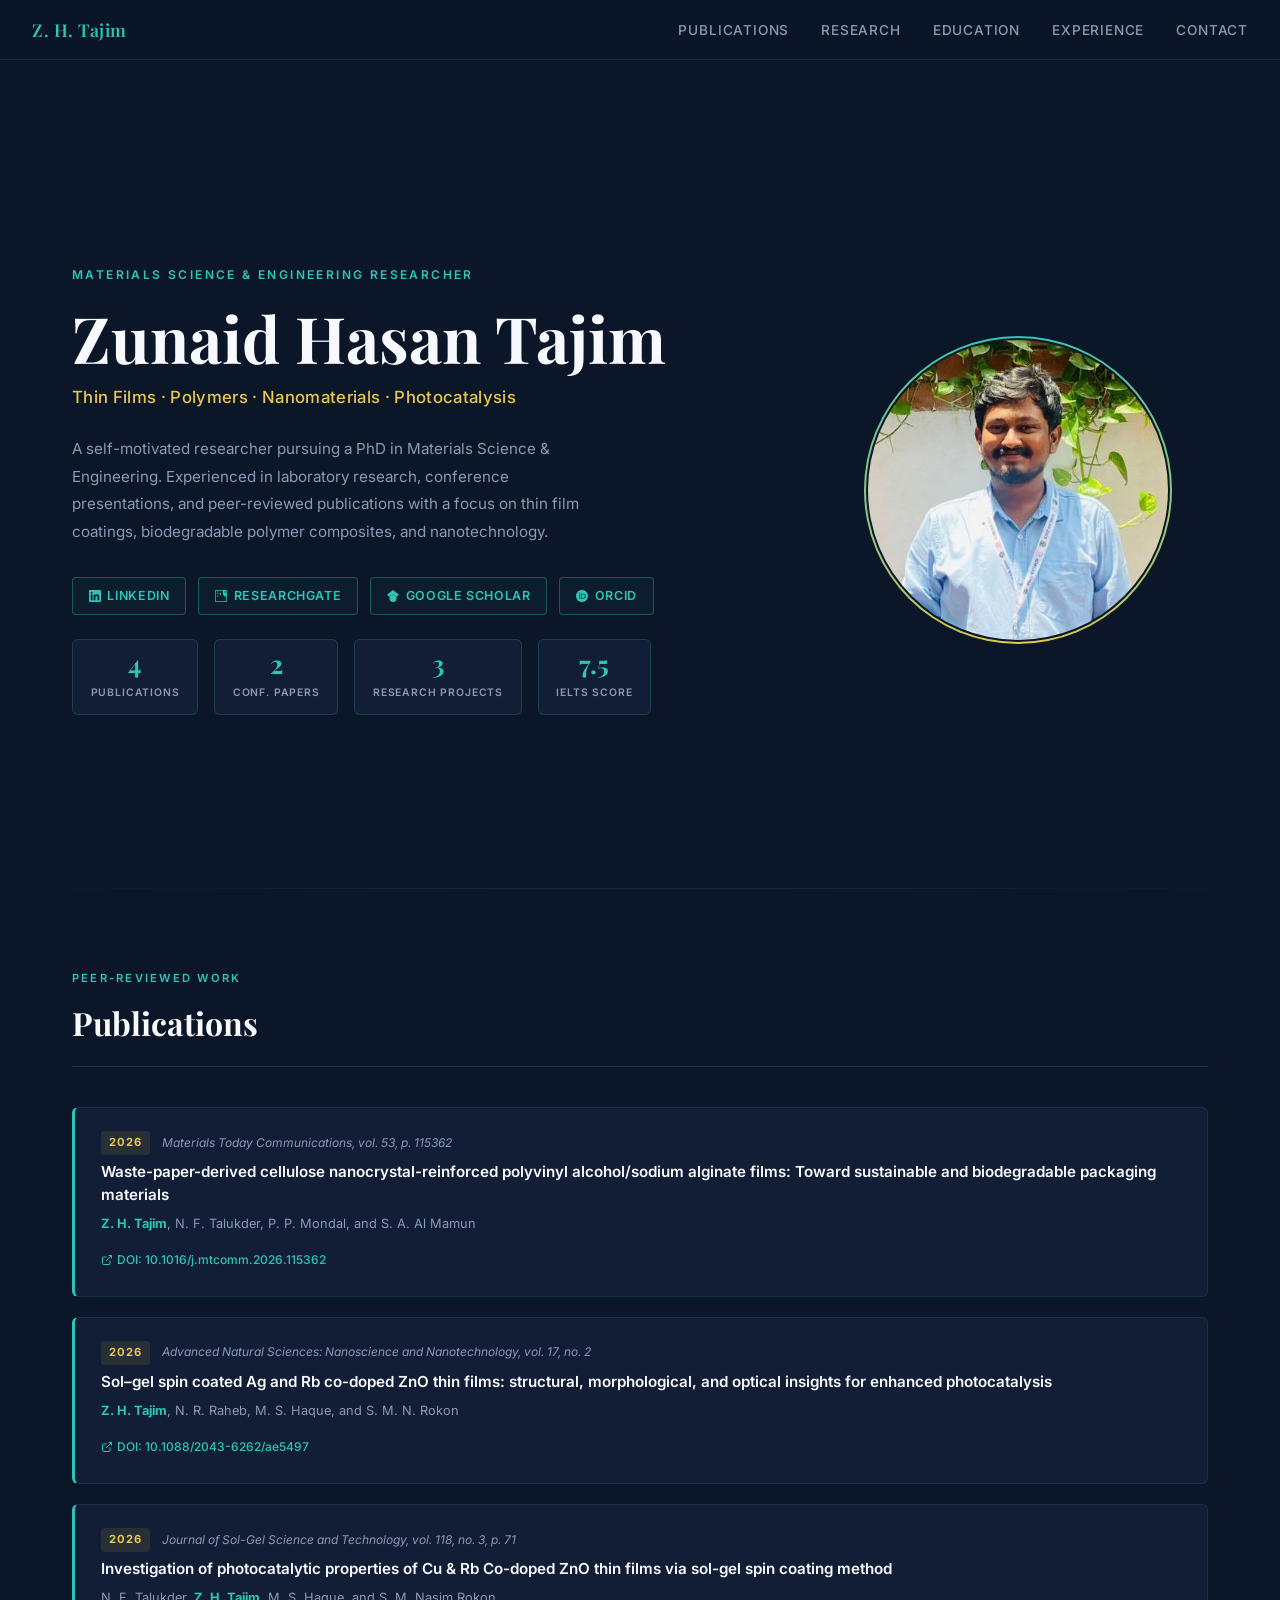
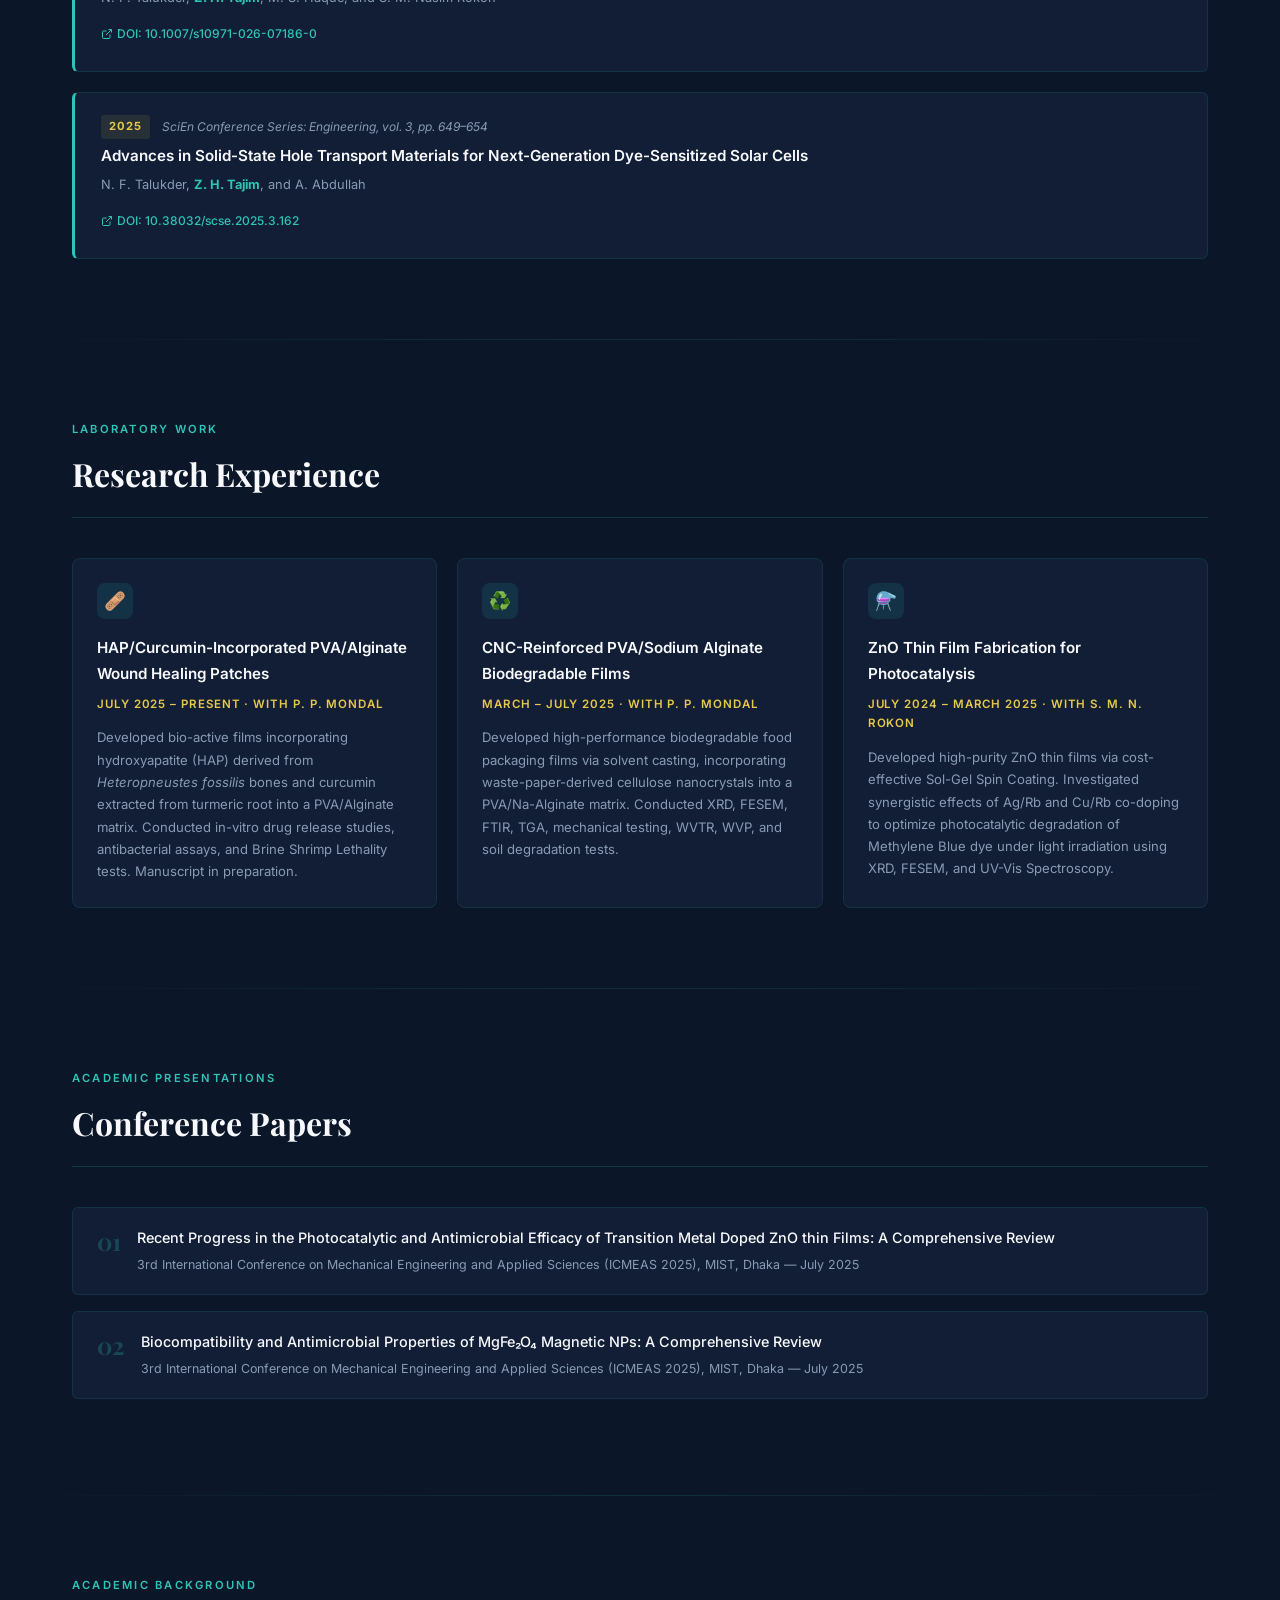
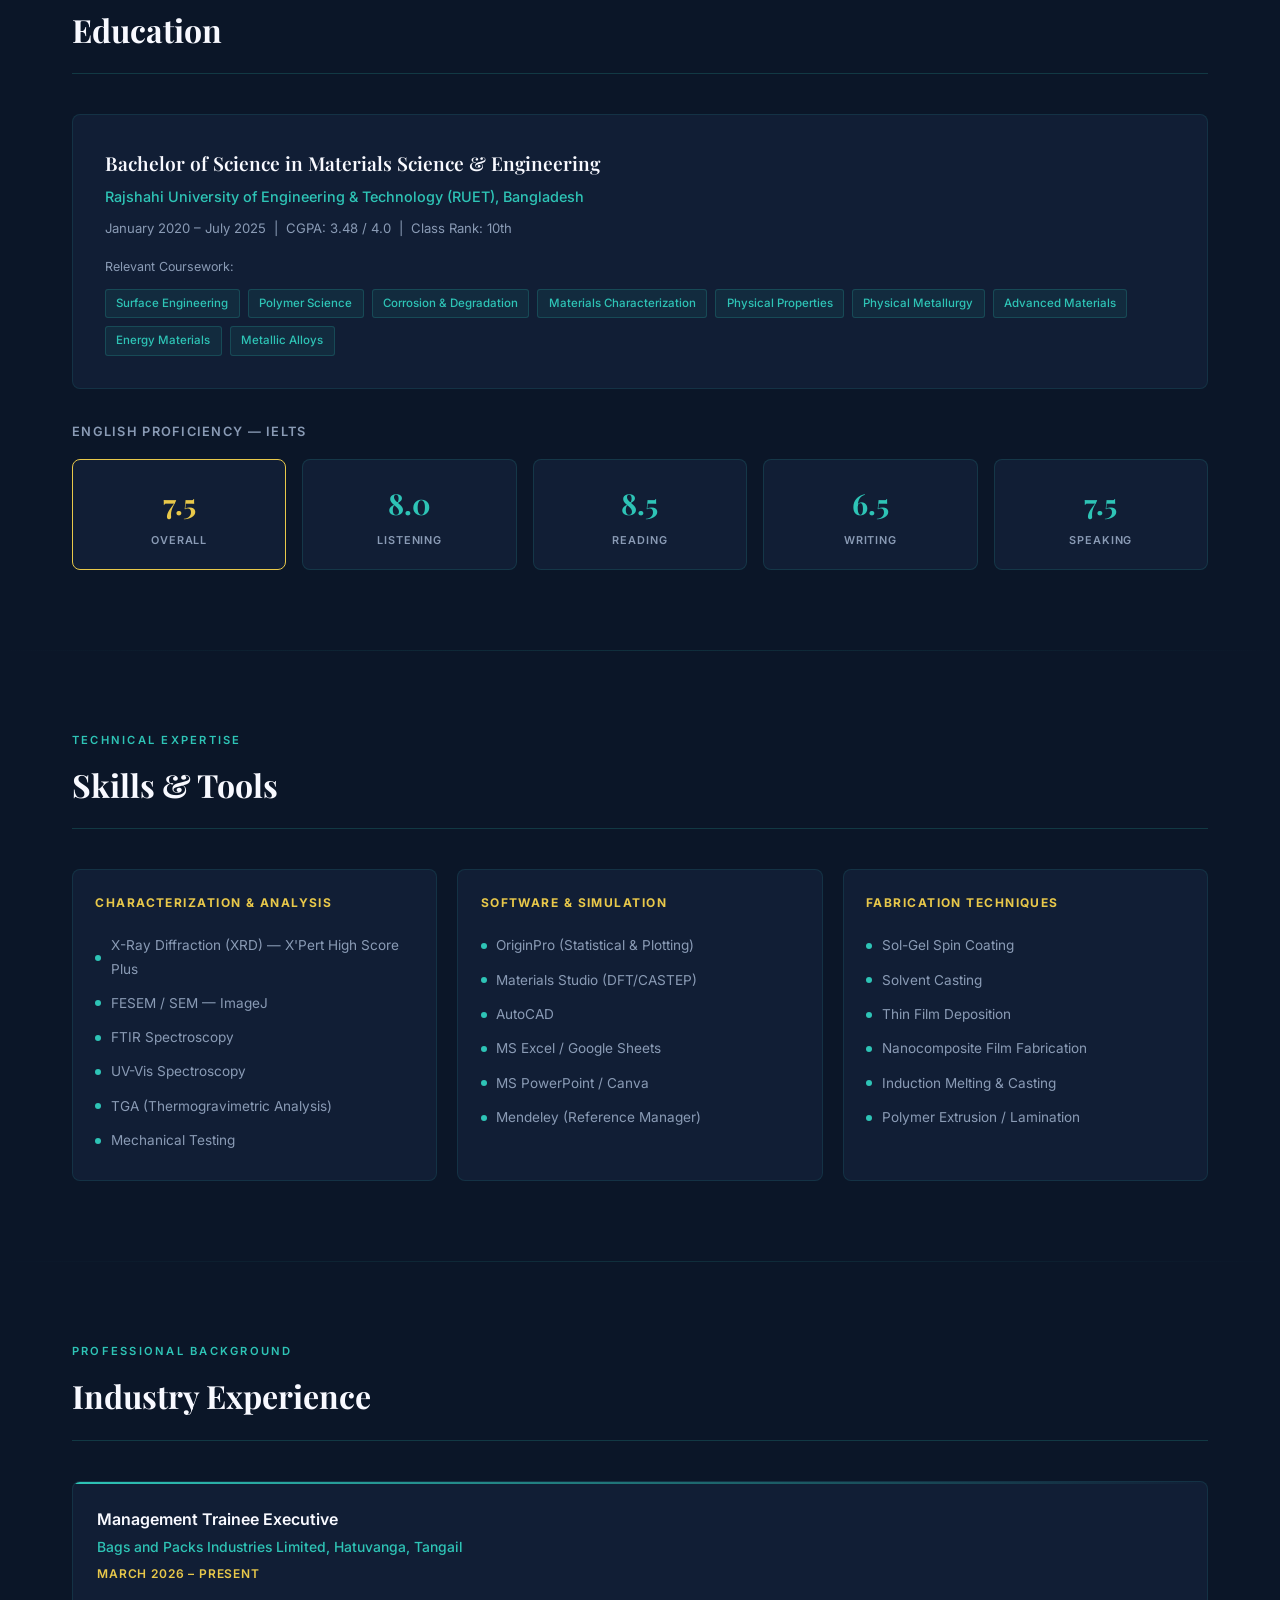
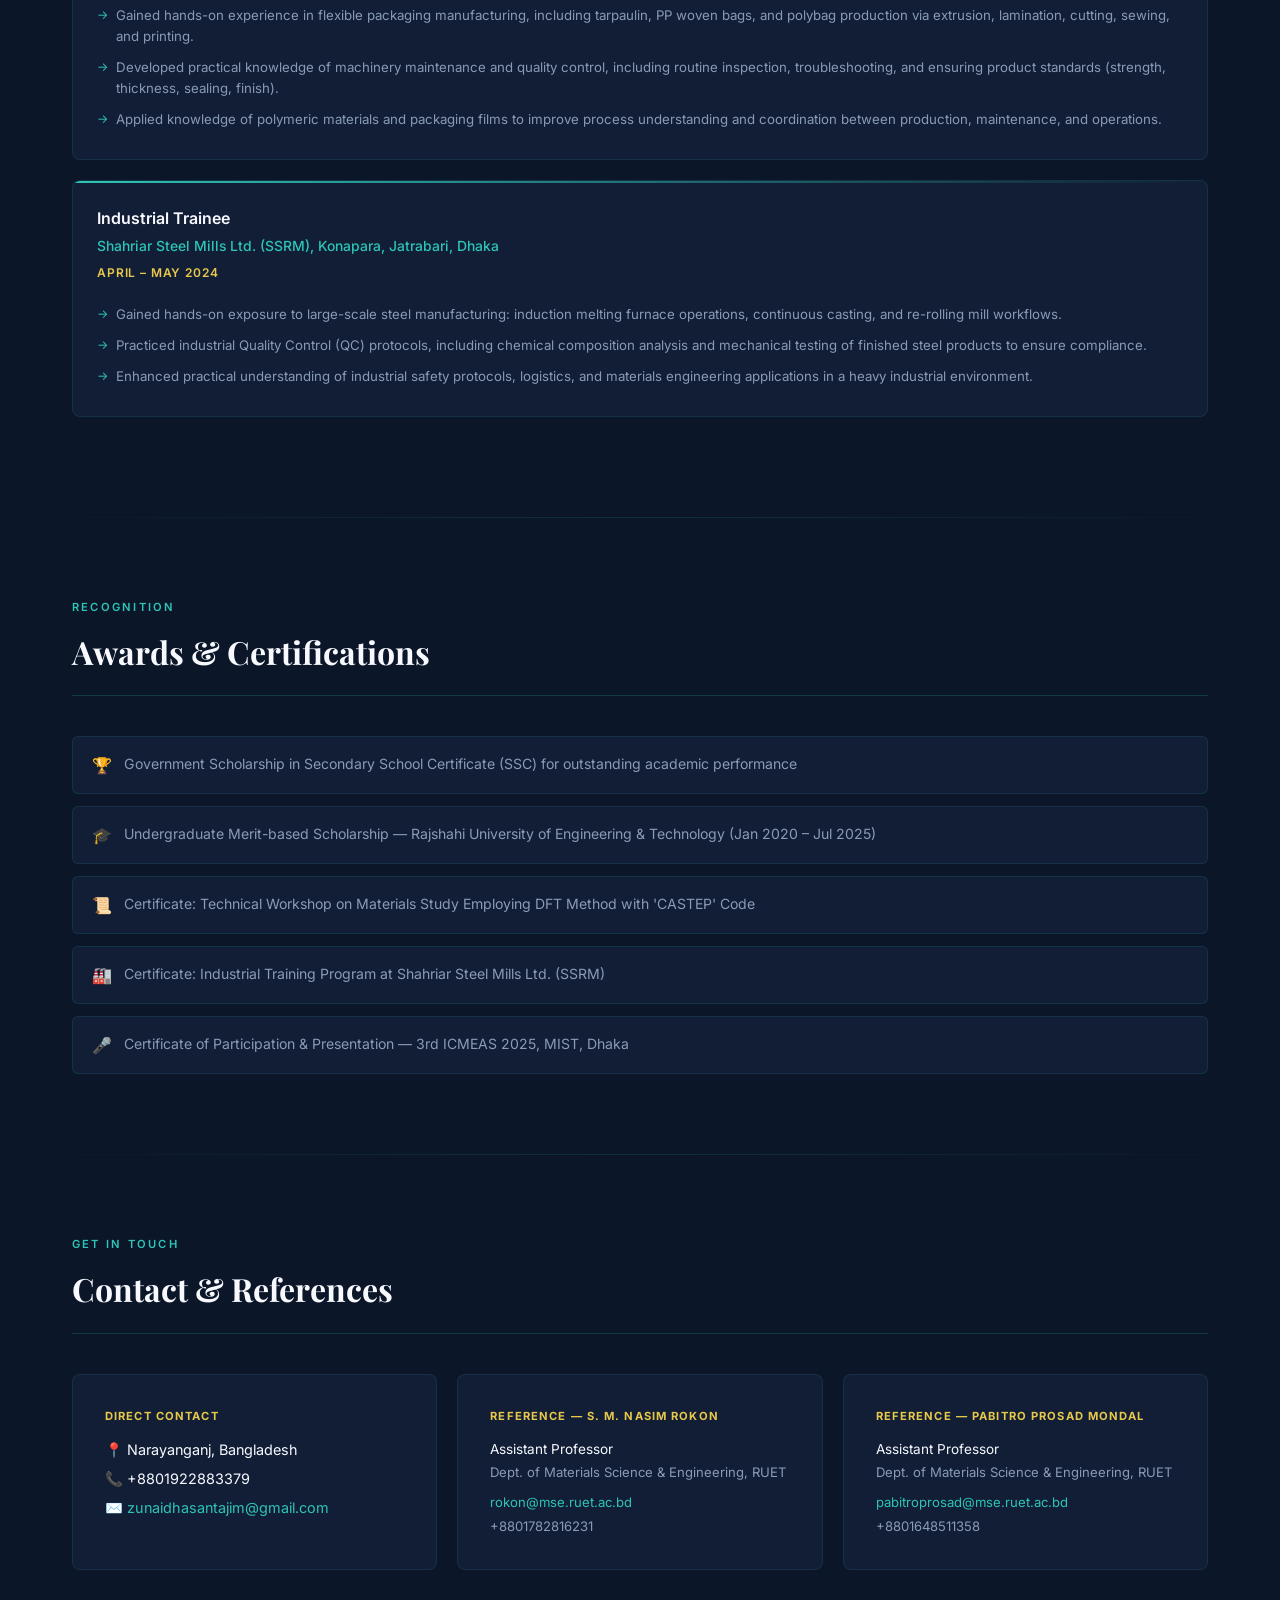
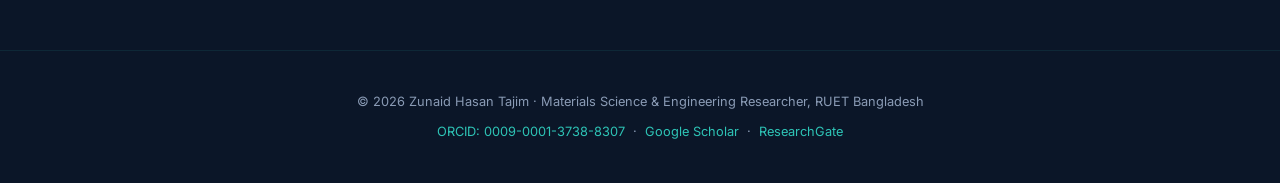
<file: WEBSITE TAJIM/zunaid_tajim_profile (1).html>
<!DOCTYPE html>
<html lang="en">
<head>
<meta charset="UTF-8">
<meta name="viewport" content="width=device-width, initial-scale=1.0">
<title>Zunaid Hasan Tajim | Materials Science Researcher</title>
<link rel="preconnect" href="https://fonts.googleapis.com">
<link href="https://fonts.googleapis.com/css2?family=Playfair+Display:wght@400;600;700&family=Inter:wght@300;400;500;600&display=swap" rel="stylesheet">
<style>
  *, *::before, *::after { box-sizing: border-box; margin: 0; padding: 0; }

  :root {
    --navy: #0B1628;
    --navy-mid: #122040;
    --navy-light: #1A2F55;
    --teal: #2EC4B6;
    --teal-dim: #1e9e93;
    --gold: #E8C84A;
    --slate: #8A9BB5;
    --white: #F8F9FF;
    --cream: #EEF0F8;
    --card-bg: #111e35;
  }

  html { scroll-behavior: smooth; }

  body {
    background: var(--navy);
    color: var(--white);
    font-family: 'Inter', sans-serif;
    line-height: 1.7;
    overflow-x: hidden;
  }

  /* NAV */
  nav {
    position: sticky;
    top: 0;
    z-index: 100;
    background: rgba(11, 22, 40, 0.92);
    backdrop-filter: blur(12px);
    border-bottom: 1px solid rgba(46,196,182,0.15);
    padding: 0 2rem;
    display: flex;
    align-items: center;
    justify-content: space-between;
    height: 60px;
  }

  .nav-logo {
    font-family: 'Playfair Display', serif;
    font-weight: 600;
    color: var(--teal);
    font-size: 1.1rem;
    letter-spacing: 0.03em;
  }

  .nav-links {
    display: flex;
    gap: 2rem;
    list-style: none;
  }

  .nav-links a {
    color: var(--slate);
    text-decoration: none;
    font-size: 0.85rem;
    font-weight: 500;
    letter-spacing: 0.06em;
    text-transform: uppercase;
    transition: color 0.2s;
  }

  .nav-links a:hover { color: var(--teal); }

  /* HERO */
  .hero {
    display: grid;
    grid-template-columns: 1fr 380px;
    gap: 4rem;
    align-items: center;
    min-height: 92vh;
    max-width: 1200px;
    margin: 0 auto;
    padding: 5rem 2rem 3rem;
  }

  .hero-text .eyebrow {
    font-size: 0.75rem;
    letter-spacing: 0.2em;
    text-transform: uppercase;
    color: var(--teal);
    font-weight: 600;
    margin-bottom: 1rem;
  }

  .hero-text h1 {
    font-family: 'Playfair Display', serif;
    font-size: clamp(2.4rem, 5vw, 4rem);
    font-weight: 700;
    line-height: 1.15;
    color: var(--white);
    margin-bottom: 0.5rem;
  }

  .hero-text .subtitle {
    font-size: 1.05rem;
    color: var(--gold);
    font-weight: 500;
    margin-bottom: 1.5rem;
    letter-spacing: 0.02em;
  }

  .hero-text .bio {
    color: var(--slate);
    font-size: 0.95rem;
    max-width: 540px;
    margin-bottom: 2rem;
    line-height: 1.8;
  }

  .social-links {
    display: flex;
    gap: 0.75rem;
    flex-wrap: wrap;
  }

  .social-btn {
    display: inline-flex;
    align-items: center;
    gap: 0.4rem;
    padding: 0.45rem 1rem;
    border: 1px solid rgba(46,196,182,0.35);
    border-radius: 4px;
    color: var(--teal);
    text-decoration: none;
    font-size: 0.78rem;
    font-weight: 600;
    letter-spacing: 0.05em;
    text-transform: uppercase;
    transition: all 0.2s;
    background: rgba(46,196,182,0.05);
  }

  .social-btn:hover {
    background: rgba(46,196,182,0.15);
    border-color: var(--teal);
    transform: translateY(-1px);
  }

  .hero-photo-wrap {
    display: flex;
    justify-content: center;
    align-items: center;
    position: relative;
  }

  .photo-ring {
    position: relative;
    width: 300px;
    height: 300px;
  }

  .photo-ring::before {
    content: '';
    position: absolute;
    inset: -4px;
    border-radius: 50%;
    background: conic-gradient(var(--teal), var(--gold), var(--teal));
    animation: spin 8s linear infinite;
  }

  @keyframes spin { to { transform: rotate(360deg); } }

  .photo-ring::after {
    content: '';
    position: absolute;
    inset: -2px;
    border-radius: 50%;
    background: var(--navy);
  }

  .photo-ring img {
    position: relative;
    z-index: 1;
    width: 100%;
    height: 100%;
    object-fit: cover;
    border-radius: 50%;
  }

  .stat-badges {
    display: flex;
    gap: 1rem;
    margin-top: 1.5rem;
    flex-wrap: wrap;
  }

  .badge {
    text-align: center;
    padding: 0.6rem 1.1rem;
    background: var(--card-bg);
    border: 1px solid rgba(46,196,182,0.2);
    border-radius: 6px;
  }

  .badge .num {
    display: block;
    font-family: 'Playfair Display', serif;
    font-size: 1.6rem;
    font-weight: 700;
    color: var(--teal);
    line-height: 1.1;
  }

  .badge .lbl {
    font-size: 0.65rem;
    color: var(--slate);
    text-transform: uppercase;
    letter-spacing: 0.08em;
    font-weight: 600;
  }

  /* SECTIONS */
  section {
    max-width: 1200px;
    margin: 0 auto;
    padding: 5rem 2rem;
  }

  .section-label {
    font-size: 0.7rem;
    letter-spacing: 0.2em;
    text-transform: uppercase;
    color: var(--teal);
    font-weight: 600;
    margin-bottom: 0.5rem;
  }

  .section-title {
    font-family: 'Playfair Display', serif;
    font-size: 2rem;
    font-weight: 700;
    color: var(--white);
    margin-bottom: 2.5rem;
    padding-bottom: 1rem;
    border-bottom: 1px solid rgba(46,196,182,0.2);
  }

  /* PUBLICATIONS */
  .pub-list { display: flex; flex-direction: column; gap: 1.25rem; }

  .pub-card {
    background: var(--card-bg);
    border: 1px solid rgba(46,196,182,0.12);
    border-left: 3px solid var(--teal);
    border-radius: 6px;
    padding: 1.4rem 1.6rem;
    transition: all 0.25s;
    position: relative;
  }

  .pub-card:hover {
    border-left-color: var(--gold);
    background: rgba(17, 30, 53, 0.9);
    transform: translateX(4px);
    box-shadow: -4px 0 20px rgba(46,196,182,0.12);
  }

  .pub-meta {
    display: flex;
    align-items: center;
    gap: 0.75rem;
    margin-bottom: 0.4rem;
  }

  .pub-year {
    font-size: 0.7rem;
    font-weight: 700;
    color: var(--gold);
    letter-spacing: 0.1em;
    background: rgba(232,200,74,0.1);
    padding: 0.15rem 0.5rem;
    border-radius: 3px;
  }

  .pub-journal {
    font-size: 0.75rem;
    color: var(--slate);
    font-style: italic;
  }

  .pub-title {
    font-size: 0.95rem;
    font-weight: 600;
    color: var(--white);
    margin-bottom: 0.4rem;
    line-height: 1.5;
  }

  .pub-authors {
    font-size: 0.8rem;
    color: var(--slate);
    margin-bottom: 0.75rem;
  }

  .pub-authors strong { color: var(--teal); }

  .doi-link {
    display: inline-flex;
    align-items: center;
    gap: 0.3rem;
    font-size: 0.75rem;
    color: var(--teal);
    text-decoration: none;
    font-weight: 500;
    transition: color 0.2s;
  }

  .doi-link:hover { color: var(--gold); text-decoration: underline; }

  /* RESEARCH */
  .research-grid {
    display: grid;
    grid-template-columns: repeat(auto-fit, minmax(340px, 1fr));
    gap: 1.25rem;
  }

  .research-card {
    background: var(--card-bg);
    border: 1px solid rgba(46,196,182,0.12);
    border-radius: 8px;
    padding: 1.5rem;
    transition: all 0.25s;
  }

  .research-card:hover {
    border-color: rgba(46,196,182,0.4);
    box-shadow: 0 4px 24px rgba(46,196,182,0.08);
    transform: translateY(-2px);
  }

  .research-icon {
    width: 36px;
    height: 36px;
    border-radius: 8px;
    background: rgba(46,196,182,0.12);
    display: flex;
    align-items: center;
    justify-content: center;
    margin-bottom: 1rem;
    font-size: 1.1rem;
  }

  .research-title {
    font-weight: 600;
    font-size: 0.95rem;
    color: var(--white);
    margin-bottom: 0.5rem;
  }

  .research-period {
    font-size: 0.72rem;
    color: var(--gold);
    font-weight: 600;
    text-transform: uppercase;
    letter-spacing: 0.08em;
    margin-bottom: 0.75rem;
  }

  .research-desc {
    font-size: 0.82rem;
    color: var(--slate);
    line-height: 1.7;
  }

  /* EDUCATION */
  .edu-card {
    background: var(--card-bg);
    border: 1px solid rgba(46,196,182,0.12);
    border-radius: 8px;
    padding: 2rem;
    margin-bottom: 1.5rem;
  }

  .edu-degree {
    font-family: 'Playfair Display', serif;
    font-size: 1.2rem;
    color: var(--white);
    font-weight: 600;
    margin-bottom: 0.3rem;
  }

  .edu-institution {
    color: var(--teal);
    font-size: 0.9rem;
    font-weight: 500;
    margin-bottom: 0.5rem;
  }

  .edu-meta {
    color: var(--slate);
    font-size: 0.82rem;
    margin-bottom: 1rem;
  }

  .courses-wrap {
    display: flex;
    flex-wrap: wrap;
    gap: 0.5rem;
    margin-top: 0.75rem;
  }

  .course-tag {
    font-size: 0.72rem;
    padding: 0.25rem 0.65rem;
    background: rgba(46,196,182,0.08);
    border: 1px solid rgba(46,196,182,0.2);
    border-radius: 3px;
    color: var(--teal);
    font-weight: 500;
  }

  /* SKILLS */
  .skills-grid {
    display: grid;
    grid-template-columns: repeat(auto-fit, minmax(280px, 1fr));
    gap: 1.25rem;
  }

  .skill-group {
    background: var(--card-bg);
    border: 1px solid rgba(46,196,182,0.12);
    border-radius: 8px;
    padding: 1.4rem;
  }

  .skill-group h4 {
    font-size: 0.75rem;
    text-transform: uppercase;
    letter-spacing: 0.12em;
    color: var(--gold);
    font-weight: 700;
    margin-bottom: 1rem;
  }

  .skill-item {
    display: flex;
    align-items: center;
    gap: 0.6rem;
    font-size: 0.85rem;
    color: var(--slate);
    padding: 0.35rem 0;
  }

  .skill-dot {
    width: 6px;
    height: 6px;
    border-radius: 50%;
    background: var(--teal);
    flex-shrink: 0;
  }

  /* EXPERIENCE */
  .exp-card {
    background: var(--card-bg);
    border: 1px solid rgba(46,196,182,0.12);
    border-radius: 8px;
    padding: 1.5rem;
    margin-bottom: 1.25rem;
    position: relative;
    overflow: hidden;
  }

  .exp-card::before {
    content: '';
    position: absolute;
    top: 0; left: 0; right: 0;
    height: 2px;
    background: linear-gradient(90deg, var(--teal), transparent);
  }

  .exp-role {
    font-weight: 600;
    color: var(--white);
    font-size: 1rem;
    margin-bottom: 0.2rem;
  }

  .exp-company {
    color: var(--teal);
    font-size: 0.87rem;
    font-weight: 500;
    margin-bottom: 0.25rem;
  }

  .exp-period {
    color: var(--gold);
    font-size: 0.75rem;
    font-weight: 600;
    text-transform: uppercase;
    letter-spacing: 0.07em;
    margin-bottom: 1rem;
  }

  .exp-points { list-style: none; }

  .exp-points li {
    font-size: 0.83rem;
    color: var(--slate);
    padding: 0.3rem 0;
    padding-left: 1.2rem;
    position: relative;
    line-height: 1.6;
  }

  .exp-points li::before {
    content: '→';
    position: absolute;
    left: 0;
    color: var(--teal);
    font-size: 0.75rem;
  }

  /* CONFERENCES */
  .conf-card {
    background: var(--card-bg);
    border: 1px solid rgba(46,196,182,0.12);
    border-radius: 6px;
    padding: 1.2rem 1.5rem;
    margin-bottom: 1rem;
    display: grid;
    grid-template-columns: auto 1fr;
    gap: 1rem;
    align-items: start;
  }

  .conf-num {
    font-family: 'Playfair Display', serif;
    font-size: 1.5rem;
    color: rgba(46,196,182,0.25);
    font-weight: 700;
    line-height: 1;
    padding-top: 0.1rem;
  }

  .conf-title {
    font-size: 0.9rem;
    color: var(--white);
    font-weight: 500;
    margin-bottom: 0.3rem;
    line-height: 1.5;
  }

  .conf-venue {
    font-size: 0.78rem;
    color: var(--slate);
  }

  /* AWARDS */
  .awards-list { list-style: none; display: flex; flex-direction: column; gap: 0.75rem; }

  .award-item {
    display: flex;
    align-items: flex-start;
    gap: 0.75rem;
    padding: 0.9rem 1.2rem;
    background: var(--card-bg);
    border: 1px solid rgba(46,196,182,0.12);
    border-radius: 6px;
    font-size: 0.88rem;
    color: var(--slate);
  }

  .award-icon { color: var(--gold); flex-shrink: 0; font-size: 1rem; }

  /* IELTS */
  .ielts-grid {
    display: grid;
    grid-template-columns: repeat(5, 1fr);
    gap: 1rem;
    margin-top: 1rem;
  }

  .ielts-score {
    text-align: center;
    background: var(--card-bg);
    border: 1px solid rgba(46,196,182,0.15);
    border-radius: 8px;
    padding: 1.2rem 0.5rem;
  }

  .ielts-score .s { font-family: 'Playfair Display', serif; font-size: 1.8rem; font-weight: 700; color: var(--teal); }
  .ielts-score .l { font-size: 0.68rem; color: var(--slate); text-transform: uppercase; letter-spacing: 0.08em; font-weight: 600; margin-top: 0.2rem; }
  .ielts-score.overall { border-color: var(--gold); }
  .ielts-score.overall .s { color: var(--gold); }

  /* DIVIDER */
  .section-divider {
    width: 100%;
    height: 1px;
    background: linear-gradient(90deg, transparent, rgba(46,196,182,0.15), transparent);
    margin: 0 auto;
  }

  /* FOOTER */
  footer {
    text-align: center;
    padding: 2.5rem;
    border-top: 1px solid rgba(46,196,182,0.1);
    color: var(--slate);
    font-size: 0.8rem;
  }

  footer a { color: var(--teal); text-decoration: none; }

  /* RESPONSIVE */
  @media (max-width: 768px) {
    .hero { grid-template-columns: 1fr; text-align: center; }
    .hero-photo-wrap { order: -1; }
    .photo-ring { width: 200px; height: 200px; }
    .social-links { justify-content: center; }
    .stat-badges { justify-content: center; }
    .nav-links { gap: 1rem; }
    .ielts-grid { grid-template-columns: repeat(3, 1fr); }
    .hero-text .bio { max-width: 100%; }
  }
</style>
</head>
<body>

<nav>
  <span class="nav-logo">Z. H. Tajim</span>
  <ul class="nav-links">
    <li><a href="#publications">Publications</a></li>
    <li><a href="#research">Research</a></li>
    <li><a href="#education">Education</a></li>
    <li><a href="#experience">Experience</a></li>
    <li><a href="#contact">Contact</a></li>
  </ul>
</nav>

<!-- HERO -->
<div class="hero">
  <div class="hero-text">
    <p class="eyebrow">Materials Science & Engineering Researcher</p>
    <h1>Zunaid Hasan Tajim</h1>
    <p class="subtitle">Thin Films · Polymers · Nanomaterials · Photocatalysis</p>
    <p class="bio">
      A self-motivated researcher pursuing a PhD in Materials Science & Engineering. 
      Experienced in laboratory research, conference presentations, and peer-reviewed publications 
      with a focus on thin film coatings, biodegradable polymer composites, and nanotechnology.
    </p>

    <div class="social-links">
      <a href="https://www.linkedin.com/in/zunaid-hasan-tajim/" class="social-btn" target="_blank">
        <svg width="12" height="12" viewBox="0 0 24 24" fill="currentColor"><path d="M20.447 20.452h-3.554v-5.569c0-1.328-.027-3.037-1.852-3.037-1.853 0-2.136 1.445-2.136 2.939v5.667H9.351V9h3.414v1.561h.046c.477-.9 1.637-1.85 3.37-1.85 3.601 0 4.267 2.37 4.267 5.455v6.286zM5.337 7.433a2.062 2.062 0 0 1-2.063-2.065 2.064 2.064 0 1 1 2.063 2.065zm1.782 13.019H3.555V9h3.564v11.452zM22.225 0H1.771C.792 0 0 .774 0 1.729v20.542C0 23.227.792 24 1.771 24h20.451C23.2 24 24 23.227 24 22.271V1.729C24 .774 23.2 0 22.222 0h.003z"/></svg>
        LinkedIn
      </a>
      <a href="https://www.researchgate.net/profile/Zunaid-Tajim" class="social-btn" target="_blank">
        <svg width="12" height="12" viewBox="0 0 24 24" fill="currentColor"><path d="M19.586 0c-.818 0-1.508.19-2.073.565-.563.377-.97.936-1.213 1.68a12.548 12.548 0 0 0-.368 2.894 8.128 8.128 0 0 0-.073.904v.404h.073c.077 2.065.568 3.75 1.47 4.952.902 1.205 2.15 1.807 3.75 1.807.562 0 1.103-.094 1.617-.28.513-.188.967-.47 1.363-.848.398-.38.713-.834.945-1.37.233-.532.35-1.125.35-1.779 0-.66-.124-1.26-.37-1.797a4.14 4.14 0 0 0-1.018-1.358 4.576 4.576 0 0 0-1.502-.86A5.323 5.323 0 0 0 20.26 5.2c-.338 0-.668.04-.99.12v-.5c0-.39.032-.733.098-1.028.066-.296.166-.546.3-.75a1.31 1.31 0 0 1 .528-.476 1.627 1.627 0 0 1 .75-.165c.363 0 .68.09.95.268.27.18.476.44.617.782l1.98-.797a3.786 3.786 0 0 0-.618-1.044 3.6 3.6 0 0 0-.9-.76A4.22 4.22 0 0 0 21.83.13 5.376 5.376 0 0 0 20.703 0h-.007l-.007-.004-.004.004h-.1zm-7.577 8.508h-2.16v2.17h2.16V8.508zm-5.44-5.5H4.41V4.17h2.16V3.008zm0 2.674H4.41v2.17h2.16v-2.17zm0 5.5H4.41v2.168h2.16V11.18zm5.44-5.5h-2.16v2.17h2.16v-2.17zm0 2.826h-2.16v2.17h2.16v-2.17zM2.24 0C1.005 0 0 1.005 0 2.24v19.52C0 22.995 1.005 24 2.24 24h19.52C22.995 24 24 22.995 24 21.76V2.24C24 1.005 22.995 0 21.76 0H2.24zm0 1.5h19.52a.74.74 0 0 1 .74.74v19.52a.74.74 0 0 1-.74.74H2.24a.74.74 0 0 1-.74-.74V2.24a.74.74 0 0 1 .74-.74z"/></svg>
        ResearchGate
      </a>
      <a href="https://scholar.google.com/citations?user=TVONku4AAAAJ&hl=en" class="social-btn" target="_blank">
        <svg width="12" height="12" viewBox="0 0 24 24" fill="currentColor"><path d="M5.242 13.769L0 9.5 12 0l12 9.5-5.242 4.269C17.548 11.249 14.978 9.5 12 9.5c-2.977 0-5.548 1.748-6.758 4.269zM12 10a7 7 0 1 0 0 14 7 7 0 0 0 0-14z"/></svg>
        Google Scholar
      </a>
      <a href="https://orcid.org/0009-0001-3738-8307" class="social-btn" target="_blank">
        <svg width="12" height="12" viewBox="0 0 24 24" fill="currentColor"><path d="M12 0C5.372 0 0 5.372 0 12s5.372 12 12 12 12-5.372 12-12S18.628 0 12 0zM7.369 4.378c.525 0 .947.431.947.947s-.422.947-.947.947a.95.95 0 0 1-.947-.947c0-.525.422-.947.947-.947zm-.722 3.038h1.444v10.041H6.647V7.416zm3.562 0h3.9c3.712 0 5.344 2.653 5.344 5.025 0 2.578-2.016 5.025-5.325 5.025h-3.919V7.416zm1.444 1.303v7.444h2.297c2.278 0 3.838-1.591 3.838-3.722s-1.56-3.722-3.838-3.722h-2.297z"/></svg>
        ORCID
      </a>
    </div>

    <div class="stat-badges">
      <div class="badge"><span class="num">4</span><span class="lbl">Publications</span></div>
      <div class="badge"><span class="num">2</span><span class="lbl">Conf. Papers</span></div>
      <div class="badge"><span class="num">3</span><span class="lbl">Research Projects</span></div>
      <div class="badge"><span class="num">7.5</span><span class="lbl">IELTS Score</span></div>
    </div>
  </div>

  <div class="hero-photo-wrap">
    <div class="photo-ring">
      <img id="profile-photo" src="" alt="Zunaid Hasan Tajim">
    </div>
  </div>
</div>

<div class="section-divider"></div>

<!-- PUBLICATIONS -->
<section id="publications">
  <p class="section-label">Peer-Reviewed Work</p>
  <h2 class="section-title">Publications</h2>

  <div class="pub-list">

    <div class="pub-card">
      <div class="pub-meta">
        <span class="pub-year">2026</span>
        <span class="pub-journal">Materials Today Communications, vol. 53, p. 115362</span>
      </div>
      <p class="pub-title">Waste-paper-derived cellulose nanocrystal-reinforced polyvinyl alcohol/sodium alginate films: Toward sustainable and biodegradable packaging materials</p>
      <p class="pub-authors"><strong>Z. H. Tajim</strong>, N. F. Talukder, P. P. Mondal, and S. A. Al Mamun</p>
      <a href="https://www.sciencedirect.com/science/article/pii/S2352492826007518" class="doi-link" target="_blank">
        <svg width="12" height="12" viewBox="0 0 24 24" fill="none" stroke="currentColor" stroke-width="2"><path d="M18 13v6a2 2 0 0 1-2 2H5a2 2 0 0 1-2-2V8a2 2 0 0 1 2-2h6"/><polyline points="15 3 21 3 21 9"/><line x1="10" y1="14" x2="21" y2="3"/></svg>
        DOI: 10.1016/j.mtcomm.2026.115362
      </a>
    </div>

    <div class="pub-card">
      <div class="pub-meta">
        <span class="pub-year">2026</span>
        <span class="pub-journal">Advanced Natural Sciences: Nanoscience and Nanotechnology, vol. 17, no. 2</span>
      </div>
      <p class="pub-title">Sol–gel spin coated Ag and Rb co-doped ZnO thin films: structural, morphological, and optical insights for enhanced photocatalysis</p>
      <p class="pub-authors"><strong>Z. H. Tajim</strong>, N. R. Raheb, M. S. Haque, and S. M. N. Rokon</p>
      <a href="https://iopscience.iop.org/article/10.1088/2043-6262/ae5497" class="doi-link" target="_blank">
        <svg width="12" height="12" viewBox="0 0 24 24" fill="none" stroke="currentColor" stroke-width="2"><path d="M18 13v6a2 2 0 0 1-2 2H5a2 2 0 0 1-2-2V8a2 2 0 0 1 2-2h6"/><polyline points="15 3 21 3 21 9"/><line x1="10" y1="14" x2="21" y2="3"/></svg>
        DOI: 10.1088/2043-6262/ae5497
      </a>
    </div>

    <div class="pub-card">
      <div class="pub-meta">
        <span class="pub-year">2026</span>
        <span class="pub-journal">Journal of Sol-Gel Science and Technology, vol. 118, no. 3, p. 71</span>
      </div>
      <p class="pub-title">Investigation of photocatalytic properties of Cu & Rb Co-doped ZnO thin films via sol-gel spin coating method</p>
      <p class="pub-authors">N. F. Talukder, <strong>Z. H. Tajim</strong>, M. S. Haque, and S. M. Nasim Rokon</p>
      <a href="https://link.springer.com/article/10.1007/s10971-026-07186-0" class="doi-link" target="_blank">
        <svg width="12" height="12" viewBox="0 0 24 24" fill="none" stroke="currentColor" stroke-width="2"><path d="M18 13v6a2 2 0 0 1-2 2H5a2 2 0 0 1-2-2V8a2 2 0 0 1 2-2h6"/><polyline points="15 3 21 3 21 9"/><line x1="10" y1="14" x2="21" y2="3"/></svg>
        DOI: 10.1007/s10971-026-07186-0
      </a>
    </div>

    <div class="pub-card">
      <div class="pub-meta">
        <span class="pub-year">2025</span>
        <span class="pub-journal">SciEn Conference Series: Engineering, vol. 3, pp. 649–654</span>
      </div>
      <p class="pub-title">Advances in Solid-State Hole Transport Materials for Next-Generation Dye-Sensitized Solar Cells</p>
      <p class="pub-authors">N. F. Talukder, <strong>Z. H. Tajim</strong>, and A. Abdullah</p>
      <a href="https://doi.org/10.38032/scse.2025.3.162" class="doi-link" target="_blank">
        <svg width="12" height="12" viewBox="0 0 24 24" fill="none" stroke="currentColor" stroke-width="2"><path d="M18 13v6a2 2 0 0 1-2 2H5a2 2 0 0 1-2-2V8a2 2 0 0 1 2-2h6"/><polyline points="15 3 21 3 21 9"/><line x1="10" y1="14" x2="21" y2="3"/></svg>
        DOI: 10.38032/scse.2025.3.162
      </a>
    </div>

  </div>
</section>

<div class="section-divider"></div>

<!-- RESEARCH EXPERIENCE -->
<section id="research">
  <p class="section-label">Laboratory Work</p>
  <h2 class="section-title">Research Experience</h2>

  <div class="research-grid">

    <div class="research-card">
      <div class="research-icon">🩹</div>
      <h3 class="research-title">HAP/Curcumin-Incorporated PVA/Alginate Wound Healing Patches</h3>
      <p class="research-period">July 2025 – Present · With P. P. Mondal</p>
      <p class="research-desc">Developed bio-active films incorporating hydroxyapatite (HAP) derived from <em>Heteropneustes fossilis</em> bones and curcumin extracted from turmeric root into a PVA/Alginate matrix. Conducted in-vitro drug release studies, antibacterial assays, and Brine Shrimp Lethality tests. Manuscript in preparation.</p>
    </div>

    <div class="research-card">
      <div class="research-icon">♻️</div>
      <h3 class="research-title">CNC-Reinforced PVA/Sodium Alginate Biodegradable Films</h3>
      <p class="research-period">March – July 2025 · With P. P. Mondal</p>
      <p class="research-desc">Developed high-performance biodegradable food packaging films via solvent casting, incorporating waste-paper-derived cellulose nanocrystals into a PVA/Na-Alginate matrix. Conducted XRD, FESEM, FTIR, TGA, mechanical testing, WVTR, WVP, and soil degradation tests.</p>
    </div>

    <div class="research-card">
      <div class="research-icon">⚗️</div>
      <h3 class="research-title">ZnO Thin Film Fabrication for Photocatalysis</h3>
      <p class="research-period">July 2024 – March 2025 · With S. M. N. Rokon</p>
      <p class="research-desc">Developed high-purity ZnO thin films via cost-effective Sol-Gel Spin Coating. Investigated synergistic effects of Ag/Rb and Cu/Rb co-doping to optimize photocatalytic degradation of Methylene Blue dye under light irradiation using XRD, FESEM, and UV-Vis Spectroscopy.</p>
    </div>

  </div>
</section>

<div class="section-divider"></div>

<!-- CONFERENCES -->
<section id="conferences">
  <p class="section-label">Academic Presentations</p>
  <h2 class="section-title">Conference Papers</h2>

  <div class="conf-card">
    <span class="conf-num">01</span>
    <div>
      <p class="conf-title">Recent Progress in the Photocatalytic and Antimicrobial Efficacy of Transition Metal Doped ZnO thin Films: A Comprehensive Review</p>
      <p class="conf-venue">3rd International Conference on Mechanical Engineering and Applied Sciences (ICMEAS 2025), MIST, Dhaka — July 2025</p>
    </div>
  </div>

  <div class="conf-card">
    <span class="conf-num">02</span>
    <div>
      <p class="conf-title">Biocompatibility and Antimicrobial Properties of MgFe₂O₄ Magnetic NPs: A Comprehensive Review</p>
      <p class="conf-venue">3rd International Conference on Mechanical Engineering and Applied Sciences (ICMEAS 2025), MIST, Dhaka — July 2025</p>
    </div>
  </div>
</section>

<div class="section-divider"></div>

<!-- EDUCATION -->
<section id="education">
  <p class="section-label">Academic Background</p>
  <h2 class="section-title">Education</h2>

  <div class="edu-card">
    <p class="edu-degree">Bachelor of Science in Materials Science & Engineering</p>
    <p class="edu-institution">Rajshahi University of Engineering & Technology (RUET), Bangladesh</p>
    <p class="edu-meta">January 2020 – July 2025 &nbsp;|&nbsp; CGPA: 3.48 / 4.0 &nbsp;|&nbsp; Class Rank: 10th</p>
    <p style="font-size:0.78rem; color: var(--slate); margin-bottom: 0.5rem;">Relevant Coursework:</p>
    <div class="courses-wrap">
      <span class="course-tag">Surface Engineering</span>
      <span class="course-tag">Polymer Science</span>
      <span class="course-tag">Corrosion & Degradation</span>
      <span class="course-tag">Materials Characterization</span>
      <span class="course-tag">Physical Properties</span>
      <span class="course-tag">Physical Metallurgy</span>
      <span class="course-tag">Advanced Materials</span>
      <span class="course-tag">Energy Materials</span>
      <span class="course-tag">Metallic Alloys</span>
    </div>
  </div>

  <div style="margin-top: 2rem;">
    <p style="font-size:0.8rem; color: var(--slate); margin-bottom: 0.75rem; text-transform: uppercase; letter-spacing: 0.1em; font-weight: 600;">English Proficiency — IELTS</p>
    <div class="ielts-grid">
      <div class="ielts-score overall">
        <div class="s">7.5</div>
        <div class="l">Overall</div>
      </div>
      <div class="ielts-score">
        <div class="s">8.0</div>
        <div class="l">Listening</div>
      </div>
      <div class="ielts-score">
        <div class="s">8.5</div>
        <div class="l">Reading</div>
      </div>
      <div class="ielts-score">
        <div class="s">6.5</div>
        <div class="l">Writing</div>
      </div>
      <div class="ielts-score">
        <div class="s">7.5</div>
        <div class="l">Speaking</div>
      </div>
    </div>
  </div>
</section>

<div class="section-divider"></div>

<!-- SKILLS -->
<section id="skills">
  <p class="section-label">Technical Expertise</p>
  <h2 class="section-title">Skills & Tools</h2>
  <div class="skills-grid">
    <div class="skill-group">
      <h4>Characterization & Analysis</h4>
      <div class="skill-item"><span class="skill-dot"></span>X-Ray Diffraction (XRD) — X'Pert High Score Plus</div>
      <div class="skill-item"><span class="skill-dot"></span>FESEM / SEM — ImageJ</div>
      <div class="skill-item"><span class="skill-dot"></span>FTIR Spectroscopy</div>
      <div class="skill-item"><span class="skill-dot"></span>UV-Vis Spectroscopy</div>
      <div class="skill-item"><span class="skill-dot"></span>TGA (Thermogravimetric Analysis)</div>
      <div class="skill-item"><span class="skill-dot"></span>Mechanical Testing</div>
    </div>
    <div class="skill-group">
      <h4>Software & Simulation</h4>
      <div class="skill-item"><span class="skill-dot"></span>OriginPro (Statistical & Plotting)</div>
      <div class="skill-item"><span class="skill-dot"></span>Materials Studio (DFT/CASTEP)</div>
      <div class="skill-item"><span class="skill-dot"></span>AutoCAD</div>
      <div class="skill-item"><span class="skill-dot"></span>MS Excel / Google Sheets</div>
      <div class="skill-item"><span class="skill-dot"></span>MS PowerPoint / Canva</div>
      <div class="skill-item"><span class="skill-dot"></span>Mendeley (Reference Manager)</div>
    </div>
    <div class="skill-group">
      <h4>Fabrication Techniques</h4>
      <div class="skill-item"><span class="skill-dot"></span>Sol-Gel Spin Coating</div>
      <div class="skill-item"><span class="skill-dot"></span>Solvent Casting</div>
      <div class="skill-item"><span class="skill-dot"></span>Thin Film Deposition</div>
      <div class="skill-item"><span class="skill-dot"></span>Nanocomposite Film Fabrication</div>
      <div class="skill-item"><span class="skill-dot"></span>Induction Melting & Casting</div>
      <div class="skill-item"><span class="skill-dot"></span>Polymer Extrusion / Lamination</div>
    </div>
  </div>
</section>

<div class="section-divider"></div>

<!-- EXPERIENCE -->
<section id="experience">
  <p class="section-label">Professional Background</p>
  <h2 class="section-title">Industry Experience</h2>

  <div class="exp-card">
    <p class="exp-role">Management Trainee Executive</p>
    <p class="exp-company">Bags and Packs Industries Limited, Hatuvanga, Tangail</p>
    <p class="exp-period">March 2026 – Present</p>
    <ul class="exp-points">
      <li>Gained hands-on experience in flexible packaging manufacturing, including tarpaulin, PP woven bags, and polybag production via extrusion, lamination, cutting, sewing, and printing.</li>
      <li>Developed practical knowledge of machinery maintenance and quality control, including routine inspection, troubleshooting, and ensuring product standards (strength, thickness, sealing, finish).</li>
      <li>Applied knowledge of polymeric materials and packaging films to improve process understanding and coordination between production, maintenance, and operations.</li>
    </ul>
  </div>

  <div class="exp-card">
    <p class="exp-role">Industrial Trainee</p>
    <p class="exp-company">Shahriar Steel Mills Ltd. (SSRM), Konapara, Jatrabari, Dhaka</p>
    <p class="exp-period">April – May 2024</p>
    <ul class="exp-points">
      <li>Gained hands-on exposure to large-scale steel manufacturing: induction melting furnace operations, continuous casting, and re-rolling mill workflows.</li>
      <li>Practiced industrial Quality Control (QC) protocols, including chemical composition analysis and mechanical testing of finished steel products to ensure compliance.</li>
      <li>Enhanced practical understanding of industrial safety protocols, logistics, and materials engineering applications in a heavy industrial environment.</li>
    </ul>
  </div>
</section>

<div class="section-divider"></div>

<!-- AWARDS -->
<section id="awards">
  <p class="section-label">Recognition</p>
  <h2 class="section-title">Awards & Certifications</h2>

  <ul class="awards-list">
    <li class="award-item"><span class="award-icon">🏆</span>Government Scholarship in Secondary School Certificate (SSC) for outstanding academic performance</li>
    <li class="award-item"><span class="award-icon">🎓</span>Undergraduate Merit-based Scholarship — Rajshahi University of Engineering & Technology (Jan 2020 – Jul 2025)</li>
    <li class="award-item"><span class="award-icon">📜</span>Certificate: Technical Workshop on Materials Study Employing DFT Method with 'CASTEP' Code</li>
    <li class="award-item"><span class="award-icon">🏭</span>Certificate: Industrial Training Program at Shahriar Steel Mills Ltd. (SSRM)</li>
    <li class="award-item"><span class="award-icon">🎤</span>Certificate of Participation & Presentation — 3rd ICMEAS 2025, MIST, Dhaka</li>
  </ul>
</section>

<div class="section-divider"></div>

<!-- CONTACT -->
<section id="contact">
  <p class="section-label">Get in Touch</p>
  <h2 class="section-title">Contact & References</h2>

  <div style="display: grid; grid-template-columns: repeat(auto-fit, minmax(280px, 1fr)); gap: 1.25rem;">
    <div class="edu-card" style="margin: 0;">
      <p style="font-size:0.7rem; letter-spacing:0.1em; text-transform: uppercase; color: var(--gold); font-weight:700; margin-bottom:0.75rem;">Direct Contact</p>
      <p style="font-size:0.9rem; color:var(--white); margin-bottom:0.3rem;">📍 Narayanganj, Bangladesh</p>
      <p style="font-size:0.9rem; color:var(--white); margin-bottom:0.3rem;">📞 +8801922883379</p>
      <p style="font-size:0.9rem; margin-bottom:1rem;"><a href="mailto:zunaidhasantajim@gmail.com" style="color:var(--teal); text-decoration:none;">✉️ zunaidhasantajim@gmail.com</a></p>
    </div>

    <div class="edu-card" style="margin: 0;">
      <p style="font-size:0.7rem; letter-spacing:0.1em; text-transform: uppercase; color: var(--gold); font-weight:700; margin-bottom:0.75rem;">Reference — S. M. Nasim Rokon</p>
      <p style="font-size:0.85rem; color:var(--white);">Assistant Professor</p>
      <p style="font-size:0.82rem; color:var(--slate); margin-bottom:0.3rem;">Dept. of Materials Science & Engineering, RUET</p>
      <a href="mailto:rokon@mse.ruet.ac.bd" style="font-size:0.82rem; color:var(--teal); text-decoration:none;">rokon@mse.ruet.ac.bd</a>
      <p style="font-size:0.82rem; color:var(--slate);">+8801782816231</p>
    </div>

    <div class="edu-card" style="margin: 0;">
      <p style="font-size:0.7rem; letter-spacing:0.1em; text-transform: uppercase; color: var(--gold); font-weight:700; margin-bottom:0.75rem;">Reference — Pabitro Prosad Mondal</p>
      <p style="font-size:0.85rem; color:var(--white);">Assistant Professor</p>
      <p style="font-size:0.82rem; color:var(--slate); margin-bottom:0.3rem;">Dept. of Materials Science & Engineering, RUET</p>
      <a href="mailto:pabitroprosad@mse.ruet.ac.bd" style="font-size:0.82rem; color:var(--teal); text-decoration:none;">pabitroprosad@mse.ruet.ac.bd</a>
      <p style="font-size:0.82rem; color:var(--slate);">+8801648511358</p>
    </div>
  </div>
</section>

<footer>
  <p>© 2026 Zunaid Hasan Tajim · Materials Science & Engineering Researcher, RUET Bangladesh</p>
  <p style="margin-top:0.5rem;">
    <a href="https://orcid.org/0009-0001-3738-8307" target="_blank">ORCID: 0009-0001-3738-8307</a> &nbsp;·&nbsp;
    <a href="https://scholar.google.com/citations?user=TVONku4AAAAJ&hl=en" target="_blank">Google Scholar</a> &nbsp;·&nbsp;
    <a href="https://www.researchgate.net/profile/Zunaid-Tajim" target="_blank">ResearchGate</a>
  </p>
</footer>

<script>
// Inject base64 photo
(function() {
  var b64 = "/9j/4AAQSkZJRgABAQEASABIAAD/2wBDAAMCAgMCAgMDAwMEAwMEBQgFBQQEBQoHBwYIDAoMDAsKCwsNDhIQDQ4RDgsLEBYQERMUFRUVDA8XGBYUGBIUFRT/2wBDAQMEBAUEBQkFBQkUDQsNFBQUFBQUFBQUFBQUFBQUFBQUFBQUFBQUFBQUFBQUFBQUFBQUFBQUFBQUFBQUFBQUFBT/wAARCAGrAY0DASIAAhEBAxEB/8QAHwAAAQUBAQEBAQEAAAAAAAAAAAECAwQFBgcICQoL/[base64]/8QAHwEAAwEBAQEBAQEBAQAAAAAAAAECAwQFBgcICQoL/[base64]/[base64]/cvfapdSK7O4IVAAQkaeiqpwPYc5PNcdq7LOhtSvyqpO9e7EYH5HFbN+5YK24DdEvCng8AZ/PNZMdqsxw3yhF5rrhU0TNMVXVCPs4roSpq0dtZW9vEso2rmT5chm46ewAwKZ9tU8gYyecjB/Kp4LdDHjy94XoM1JaaULiTAYR5xweTTlOC1OOjjpwSRSuLjdHKFABC9qS7UXdzEJeUhsVk5JyrFeMfnXUr4WfWEFrbwFZc7FdRy1Y+s6TcaFc3kd1E0cxSG3+YccIOQfqtOlXjLS52SxCrSSHaB4w1vQ0Q6drWo2BQDCQXLpk+4UgGvRdE+KvivxD4R8W6Fq/iCfUNOl04kRXzBxvV1IK5Gcj615JudxksWfoxAxirunySILiPOEkidffnk/wAqdWzs7ans+wppRklqVVjknaOP+J28se5LY/kK0L+Qf2tdhVyDJ5aL24AAqzoenGXxHpAcHY9yrEegGWP8jSQWnmXG9z8xfeT75z/WolJFwXNUudZ4E8PXHi831nZyJFcwWbXMazL8rAFVIz9WP6VqaJpV3o8Wr2l7Zzxt8rsm3+DuQeh59K3/ANm6K3tPiO6Sj7Q76ZciO3Y/64gBti+5UHHvivdNJ0LTdV1BLcATWa7laOT7qgqeA3fnj8DXj1MQ6VZR6WPHx+O+rT9nJaNHygI7eLU5FXGYQGbrtIPTilvdskb8hl6jbzXpXxC+GX9i332jToxJFeKAYOv8XG0/415bfaffeH7iW0v7Z7W5iYpJBKCrKe/8x/[base64]/D3gvUJbRI7SPS/[base64]/nX0zbfDSw+GlhBax2DtcXaiWS+mGDcH+9u4+UDgDmvRWDq4TWYo89N3sfKVr8DNUj8zztTtYnLE7DGeAOfWuX8S+F9Q8MagEmhSWBl3CaFiy4/LivqvXNBW5DeSssUm/IaMEhvUdu2axPEHhdtUsBBKAMj5Bt6Dvkd+M1l9bkneaPewua1IWjLY+VvM+ccAIOoqGeQksFxs9a9D+IXw4i0NUvNPMggPEsMnVD/eHHAycYPoa4GbTJkRQuGPWvRhUjNXufX0MQsTHmiRWqmUOiqzPgKuK1p7SWz0e8ja3ljkaLDcdvesu2truC4BjQ56g9ORzWtd6heyaReG5ZjO6bQOufQVomueLT0HWuqcm0cP4WuTL4gWD5VMhc7fopP8ASu8uruSOzQI6nsQefyrj9C8NzaXqUV/NdQR3KRsRE2c5YFcfrXc+HPDFz4tN75UyJDYRG6uTIRGUjDBSRnOcZzx6V041xqSTiz5zCY6lQjJSW5y89077gWx2NXvDUkc1zJaOwQTKFVj/AHx2+hFdjrXwf+zQxyrfjzJjLGQVwI3VN6hvTcnzA+4HWvMWLwKsmCki4OF6gj+uawjFTjyo0liaeJhyHdaDdS6ZrtoJ/kLeZbycfNh0YH8Oa4aDTzqHi+w0bafKe5DORzhVJJ/DArtvDnibRNSkRfEU91p14kY8u5tYRLG+OgcZBVs8Z5HtU+n6JaaRqOq+ItzTPBYGM7l2hZZMgY9eDUwm8O3z9tPU8Crhp03ZHn+t3J1TX72RAdpkYAgYAAOP5CuWuWWPVSXP7tCCzDrgHmtu91OOzsp3t7VvtAXLPK/AJ/8A11y8pke1ffuYH7zgdM+pr6ChTS1KhQcfekXf7WvXDKt3OsTksqhyOM8VEYhKzPIxIHOSec/[base64]/VrtdOnHG+cfuWBAx0+7WH1zmny01cxWLZ5nNpcttYWt5KQBcPIqxE8qF45/E0kEWbe6XA+VQ+cA9OM/lXt3iD4cG608XkdolwrKW/wBFYSKQcZZMZwO+DXB6b4Vii1C2dwVtZJTbSMxwOQR+maUMapvlkrGUqntZXZf+GDz32j+K7Sxla3vUs0urWSJyjq6SqeGByOC3PUde1ffWnfE3xf4a0Dwpp58ZNpFnYaekWreIr9wgvLlmJ2hiC0jqpAC/3QTmvgP4VbtC8f31jKCd9tdWTeWNwZijhe/QkY+hr6C8c2Gr+K9WtLSe4WSy06GKO3t5GIj3eUvmOpIwzFsfNgHHFfL517OdSEJu0VrfqQk4ptH1BaftbeALOSGG+1vxJ4kktY2L3whYRXD/AN0KCMLn1zkVwXjz9pXwd4v1cySW322CLPkrL4dj/dAgZUM0mW6V4NF4Z8q4S3e6igkUY2yFsv349fzq3J8OEnAf7RbDPeSMEn86+fWKo0YKPNZGHPKWh+j2kfsp/CXw74ffTYfBNgbeeNVle4dnlmUd2fOQTXjnxK/4J4+BvFUdxqPhLUb7wvPJx9lbNza7h7NlgPXDCvpu9vVNujI4eD76ODnKnoRj7y8jmuh0a1KaHEkigead4K9c9sV79Os6ulNbo9CnXrc176n4r/Gn4NeJvg34jh0LxBp42sT9mvrYb4bpSTjY3tnODyMV5lp9nPNO8UalmwQcc9D0PvX7d/ET4beHviFo174f8S2K3tlODsaQBWgcn/WIwHDDqAOuMd6/KXx94Ci8FeNNf8N3EJFzpN/LaGSLhm2NhHI/2k2t/wACA7VaxTjDlktUY1akqz956nC6V4VllTLGKM9P3sm0/wAqtjwZdWlyGLW7hf4gxI/Suj0rTrl2K8TRj7okUbj9K3rXw5M257sLZW68tNK+wKPzrz5YupJ2jqKEObZHLWWhXlsA0ZRnY5yHIwPatSPQbLVNPu7PXpobTehMEtwwWTzBnbtB69fyqnrfxO0LwxHLHpMB1+8UHMswaOBPTqfm/CvM/EOu6l4t1yK48nzZJIfMjSIlhv29F9AM5/CvRwuFr1Jc89DopJxdyY+H7tsqYpJdvyh0TOVBxn61Nb6BdS3drZCIpczsQnmEICMHHWsQW3iB9wE8yFZNhDSbccA4H51taZFf2Q0jUp4pr0Wdx5twA/mMiA45H8I+ua9mpFRVuY96ti5RpqyGQ6vHpeuKblHT7OHX92d3JjKgj8TVrRbcatIy2hE8gXJBOz0HQ/StOfwM/iIQtZQlQfMAZmxkIc5z3OGH5VzVz4du9GvFguVaN3+6YyckHj/CuJVaVR2UtUeZTzOpSmrq9z1Lwt4U1yx1C01eGe00+5tJVmhla5AKkY7ehxzX1dos+leI9GtvEdikTxXIMU8MLbvs1wpAePA4OCc5GOCfSvz4Ph3WNzgXrqqN8uZPmH4GvSPgr8SvEHwX1ySaKRNS0W+Kpf6VKxCzAcBlOfldc5B6EjnIq6uEpzjzJ6nfjac8ZC/s9T6W8RQx7o1Ee5Fw0O8ckK2SPx6VvfErwV4c+KXhSzmuRHa6tci3h+37cGFm+UyH1XsR69MUv9qaT8QfDI1rw06XlpG29wp/f2T5/wBXPH1Q578g9ciuAufF95BaQ6CQJLgX8bARnrEFJ256Y344Ga/PMzw9ZV4VKUrOGp87QlPCStJWPmnxB4T1Tw/4vn8P31uGns7j7NNPkBCBIVcr68AH2zX0nqHgays9Lh0uzjEVvHwpX/lpjGMiuA+MXhB734WzancsE8QWeoCZZC/zbZWy6e+Wwfwr2rwjPF4t8J6Lq0BUtdWsbswPSTGGU/Qqa+rqVvruFVWL16+p2YuvOrDnufNHi74XXWtXU9harJDMkmUEmSCfb8K8zu/AGpxav/Z8iOZ94i3bTgN/hX6AQ+CjKVnt4ftMpYlnAzsYDuRkY+pFcz8Q7vw18KmfXPE/kC+lw9hpG0LdXUg6FVPOzPV8YxnBzWuDr4qNqdro81c8rJI/P7ULC40q+vbK8ieG6tZTDMjg7gynDA/QjH1qAo/+tzwfuknGK6jX7mXVLTW9W1GZ3u9TvjIWCYYuzGRsD0yefXIrn4NKjeNZb6+hhB+7Hv6/X0r7CLvHU6/YSVh1nLDEGxP5bg7t4YqM/hXrvw5/aV8ZeC5LW3j8UyajpqHmxvz9qjAA6KXyy/geK8kj0W0uJMvNM8H9zywAf93mrQ0m0tYrgWuIEYY7M/8AgKxmqVROL3OtL3eVo/RrwB8Y/B3xeshb2csOleJkQmbSL18F2A5aIk/MDzwCDXaxeCFnJW7tAr8/KrAMhGMZ5OPz5r8249MtdY8QWpuJmtlgukUSoM/IWDE57YyeevFe26v+154v8BeK4IdOt0udCg/di2v3MjSrwCwkJ3Kcdwce1fP1sNCc/[base64]/GujbVUTlgMkqAef0py+KNN1KForJ3llVd5VVxgfjUeoeCvDcgaSITJEq5VDcgsT78VQtdF0vS5Ukt/NSRxhpXcNtH0AHFdbjhXH3VqenWeMlCSbOg0K4Lsry28d1GSd0Eo4bj1HP616hrHw3tDaS6n4PvJ7SOeAxT6TeoUXDphlRz1yfUmuK0jwP4iWEDTtNW98weYkhfCuvbae59qsatp3xA0jTEh1G4lsrPtbSSAlRn05I/OvMWkt7I+PcZp2lucn4k8Ya0Vi0+8nmjktkWBo3+UgL0z6nPOc/pxXLS3m8MT944JP0rU1S1nuJMuTcsvWTqV+pJyRWWuj3N/a3M6QNNbW4/fNCwJUZxu45xXq0VF2aNKcZqV0ZzeJdPULGfNZwT8oTLE+gbrz0/GvSPGfiKPT/hlY3Sq7/wBoOiOc4J2DgfhxmvOtN0HzJBLYWl1NKp+WSFC4BPRgdvb6V6D4gvf+Eo0LSfD1zpjWUSsLlriRSGBCBGAGMc43H8a1xUaTnTfRO7PTq1HGOpwmg2Fx47vUtLNBDFO6xm4cEhW9PetMeB/s+rNY35kfZJ5UjjgADjIGK9WsNHj0jSdK1LS3MBtDtMDAIwB4DocfNnnNXPiDdweINXi1OGCQLcINwjOCZAuP1/nXm182k6zjTXunj1cRKb0djyXSfB02t3NvZQqqoM+bLt4iTJy7fQDOO+Kr+KvBvhxNM/4k+o6rdaosxUR3ECiGSMcbwwGRk9BzXp+ieGtVto7/AE24RrCwZ1F+SQsjKBuCZI4z6dzioX8FxQ3Wbi7jsZUH7syj51Qg7QAOhx61pSxzU7XOVVJRe9zxv4e6Gj/[base64]/[base64]/tSarpHiLWfDl3Bb3Xhg6it/9kZQlwkoiEKhZQM4Cg/L074zzVzQvHEt1puk6Da2+xtT1CO16kyPbxkTTg4PI3oo9OD6V478aPD6aT8RdTiORuS3uQ+MFg8KE/qx/Cu7C0I4mt/tiTXLovI9bkUY2Pdx8Z/BfiGG1htftatJgS2+obFNv/tCbcAw+gH41qJ4l8Nwlox4z0+NF+6st0hIH4A18hwoFkjMcSq7ttUiMc/pXU3PhmeU5/dw7SVw3GcY9MVzVshwkZXTaTOKcIp6M+6Phr8Z/HngP4l6Lo8l3JdeENSeNZ7MoZktYyAHKvwVwVzySOOleyRf8FIfDNpql5by+E9QMFtK0MdxBcKykKcbjxxkDNfLmq6/rFr448V6cZZI30ZppLKMPhJ1KGMxyDvuZwVxjgHvgjzL4vfCbxB8NZLItE9x4f1qOKfT9chI8iaN0DEMy8CRQxUqcZ5rgwMJxcVOSTtsezh6MHGMn1Pqfxr/wUZ1HxXOIPCHhuPR/tMohXU7y48+RBuALooAAOM4znGa+MtY17VL7WtQvru9kubu6uZZ555TuZ3ZySSff+grLtb2S0u9OWPICzKoJyBgHGMd/XNPlm86Rz1DMSc/U167pWfvao9nD4GkqjTVy5F4x120CpFdRxqD8pWMZH41n614hvtTjJvLya5JO0CRjjP0HGKa8GFLFsL6+lZN1KvMp5AG1FHf/AGq0hTpbxjY3rUoUdIRsyK5ukh8uApujXlnLevat34R2851xJ0uCFEMojcgkK2DwecdM/jXA6nOzFU3ZG7JI7VueF9UXSNQWGPzVjB89yjcbMfNgfTNewoWhdHh1fdadjqNPW9v9Ru3vpENzDcupOMrwigHHr8tamka7Fp87x3UbyRt8oeBgrNnqCMfN+NQ77e1up3tCZIblzMHQ8tuOQCO2M1l6vL9ljlLoQyqcDb3xx+uK8iso1JpT6ntpUJUbTPV/DfxF8IWsJgv9amsxICm2808xx7uAVVlJ9+fYVkfESy093tL2wura/td5USW8m7YeoU+nHNeXavHJeeGDCiFRBEJMDAy2dxPHfk1u6Tfi58ORx7f30zxy8AADYhV/1K1wzy+nRl7am9dmeXSwFNVk27rcs7RIWBPvkdDVZEPm43YIGQcZ/P2p4fCP24GB6c80trERlsknpg+ldMXbW59gtPh2L2geJdY8E6iNQ0LU59OvVTCvAeo/usD99fZs8dMV6npnxnt/HLTajdabZ6P4s0u1kmfUbRS1ncxk7CzQ9Y5ASOVOPbmvHbgKZDkDAHHFT+GL+HTtS1b7Q22KfS7qFSe7YUrk/VTSnShXi4ziebjcLSrx96OpY8ffEGbxPALKGeWeJSHL8je+Oo4rf+Gn7RF38MvAuo6Laacl/qD3jTWk9w+YoEYDcCvBJB6c455zXmRiLxhSWO1eDuPTjke9ZoSSQSNGhKltoOP1rpo4elRpKEVoeFWo0aKUeXQ9Mufjp8SfEtxEg8UXls7sFVbBhaxqSe5QDP415zeXV1Nr7XF9PJeTksJJp5DJI/OGJc8n8c10FneNBbW8dpahblPkllk7N6gfT1qn4r01kjhnAUNjJaP9aqFXllbZHk/WY83LCOhXluLfUNMhhlj8wGRp5C3XeMKv4BQBj0qlqFwlxKpaCIInACRgYp6Okiqd/BAPI71XbBf7wxWz5l1Pp6dKm4KTVyxDrt7aqUhmYRjororj8iK6vwxrVjrmoW9rrdhZLuwRdxAxvxzyAcHOMdO9cnbQLJIBngHoeprSvB9ltEnhiG9E8wbhxkHjPt6+1YVI+0Xs1uya1CHJeKse1fFPx3eaoYvDVjp0FlZW8RnmiSJRI8ca53M2OhA/lXz1qFnd+fFJdiUtMAyM7Y4JOCP++T+lfTngvVvAnxU1mTxHb6tDo+o3FokNzoN7Mkbf6vZIUZvvKeo747d6s+MPgpD5cltpVrFqtva237qSImQzgDmNSDxICQRxg9Mc14dLF/Uq31eUHfvY+VrUKk/eseB+GLlbKx1iE8vcWbpnbtDMHU8D6A1Na6pIo2NI8qNh/nYnjHX8On09+a2L/wAI+TqSpYNJeeTC120rEAeWDhwR/CRwMNgk54xyI4PBOrXenafeR2b29tfSSQRTS8AlD8wwMnjr0OcivTjaq7n0mXuMI2kZF3N9tjcMseBwpC4NZ0SIjEk5AGMZrrtf+GOreG/DUWtXTg2byrCsgidR8wcqTuAIzt7gZyK4mVGCqxByfToa2jHkdj23JPY29E8cav4buFFrqE4t+hjaQkfh6fhV/V/irc31vII4HS4PEkksm8v+dcjFbiWSQyEbFHA9azvsrg8LkbskDrTVCE3zSWp5tShCTvYNQv7i7d3eVizZJiA4Y9h1Fei/Cr4dXur2beIvt0dvaLctaRRQ7d0528g8gbRnBrzOQbGYsCMN0ZePx/xr2/4M/HsaMlp4Y1uKxOkbyltcNax7Ii5Hytxyu7B3eta4lT9hagtTy8U40o8sUdzp2lyWVrJC8bRyIdu1flHsOO3515l481Ca28XabDOwW1AMXzngMQeSa991KW3N0kxtEticrG0T7opvRlBJ49wfwrzr4t+AZNd0x7iFQ9zEwPkgBXOfQdzXy+HrONXlrPc+fqtyjuc5YLJB/ozZ8vdtBzng+npj29aveGrOWbxja6VIPMhkmEYIGdvfcPfiud8I+LDeiHQtYiFrq9vlIvMBTzhjoSfuvx7jivXfhV4a/wCE112J7S4je8t0dUYkw7RgrvbIPIJx7+1ceNhPDKba0a6HnU4vmSfUy/ikdYiitpYLR7bR/NaFZnTJuJuctnqx2jrjA967z4XfswLrNmviLxtdSaNoMQFxLBcyhHdf+ekrtnYD0A6nPQV0vjfxP8Pf2e5tPu/Gd+fEHiyKJI7LTVTzHs4hjlYAT5IJ+bdMA5PKgivm74z/ABs8TfFbxDFBPqCz+HpGD2NjYcQOCcZbHLv0B3fhgcVtgqFadKLcWo23Z6kqMaesz6a0i98OeONF8QXHhSOVdB8NqLeK6uifNu8qXknb0DHaEU9dvvXydrfirVfC/i/+1dJu7nQb0DLFvlEik8F0wcgjjHvxivtX4a/BLWdF/Zpt7G3gKa3qUwv7qJPmleMsCFx3yPLOD0I4wOK+NPj9Bo/hnWvsMFyt/rKKTPCH3iBvR3/v/wCz2r1MPOpOpy2vE4Zwi3c6Ob9q2COBV1vQ7fULxhh7jT2ktg3uVcNn9KyPGXxjtbfSPC/jAaDBe/2pHcQCxuroiON4pSpb5QNx5/lXz7MZZ3ZpXLyEZ5/xrstVuRe/CDw9bqzGaw1e9QkjgJKkTKCe3Kt0xXuRwOGb5pRuyo00kXfGv7Q3ivxJYtBB9l0PTZmwYdNTk4HTcc4/DFch8MBND4wtdRUbjZB5mkPIVipCuc+5B+orHsYo7u7htJ5ngill2F1QuUbtx3B6fjXp6eDbvRNEudF0iM3+oOhnv5owA0UWcKgBIPXI6HGCelejJ0qEOSCtc66MEveKvww+JemaT8adK1jVY5l0i0jlt4Et1DMoaCVUfB65ZiT65Nd7+1D4Di0jU/D+v2jvdQa/psL2slwQgxGmx14zk8Kfo1eKeAvD86eMZo7m2f8A0OGZyoXOdqnAXPB5xj617p4S+Ocvwn8NR+F/Gug6F4+ghkEttod9872Gf70wyFPT5BzwM1wV6HLXhWpdEk/Q6G01qzxiwkmttOMcqeUkJJVZUUEE8ZXNV9R1W4kmYFtu12GHyG69wRxXrPin9optUWR/DPgDwf4PjkJAntNLW4uB/wBtJMgY9lryOXVLu9u7me6uJZbmWQySyZHzseSeR/LiteVSk5SOCaje9z6z8d6LMfiT4mvSGmttW8TW9juAwohiePev4F8ZHbNfRP7L/irR/iz8Jb7wxqun2moWmlXMtheaa6grJbs5MTr6OoyoYY6c5ryD9um2t/DvjTRdI02Y2psbefUHEbbcTzzO6k+pCjr7CqX7JOv6nqWt+Iz/AGY5ls9Na4u7uwQhpgsmFTYOGdt7AEY6e9fm2dUq2My2VajpUi7xa7o+no05QwyaW2p5D+0l8Gpvgp8WU0uzka80OZEvNNuGPLW7k4Q9BlGUqfXg15rGN8ijO3JOAwI5z2PQ/pX0Z+0H4+tfEnxEuRPp8WqC1jVPKuJA32ZuoU44yMkMozhuM5Ga8h1KPTNYskS20dNLu1Yl7u2mdvMz6xnhce1e3luNrVMHSeLVp2V/N9zLC5pGN/aLXuci7i5doA+YkOJH9T/dFUtQtAN2AAOikdh6Vr3NidJkEIjYjbnzXXAJPf60xbP7a8UC4aaQ7Rgg17kakfiT0PW5lVXtJyueeTFhPIUAABwx7V0Hw6ga58X+H5r2zMmm3d19lcu2A6MCrY9OCTW9qPwm1F7SWGLyZPmLbuQW/HNaGjeC7yKyt01D/R4rb5o0wSSfUYr0f7Rw8afuy1Pn6tWLbVzS8L/D538W38OjZ/se1uH5mfcM5IAU+nTrmtjXvDIMkiPDKzFS3mRMu3g4I5HT3/SvUvgv4Dvfsy6rbW2bW1VpSAysAEUtudc5I7kdSKpweOvA3ioQ6jc3A8E63KA88NwshsXlYEq8UkeWjDAHIcYFfHTxOIxdZ1Ka0WhxfvcSrR2R4Pe2sOkzeRIjvHcLgswIxkY544H1xUWhaZJaQliQY5PuYPABA3Y/EfpXsfj6VdYjg0l7jRPE8s5DW95bjzbiGMjLMZ1A3KmDkMKz9d8Dx6P8OPAerQJgajazbh1wVmcYPvx+RFezSrTlTtNanuYGU1UipHATIqsqjqBgZ707y2jkJBBAHArRbTfNJ3qyKvQgcmqM8Zj4O3IOOTg0k7vXQ+yasUpIiy5PWqlzbsd5ZN0Z6sB06/4/yrXFrK4AEUjDuVXj86dHE6YEcjbe64AB9jnrWnM4vQ46tWNmkzmbtVstLmAkDPGPlPTKnn86NKksltPs96H8rcMOhyRlN2T9DXpth4e0rX7GOOW2NveRP5gJX5WOOh/2fWqdp8D9bk07W7m4xbmzj+1wlcGGeM/3W/[base64]/Yalb3ksyw2939plgNw6KCQVI24G7BPqRWmEr4qrL2bietl2NqL3Z7Hxt4Z8M6hqWsS6bb2qTXi5XDOFywxnbuxu6jAAJPSu+8L/BnWvF2oHQbjStRFzJHtkhgtHkaBTjJkIU7DnsQPvLg5r6f+L3wQv8A4jQxS+CDNa+HrZJI5JZpxcSnHygtuPAU/MXB6LwBS/Cr4czfBjVdE265HeIF8iadnlWGV8kymTDAg7tqjk5CD1r6BUUtdmj2amKvojn9E/YP8DeFfCM8vi3U9Vv51GGOiSOHhfGRvicMDgdwM+9XdK+G/wAHtF0hbrStb1Gz1Gz2KLmW8licEcbipVVyc9u+K9O/[base64]/2G9rbrLbatcyp5MchPzFlUg5IOMjPO3KgbjR9Wp03oRGUl1PQ/[base64]/8ADZ4rS2ZdU01FJksL3LoB1yhyCp78HHHSvoIfHbwVp2oj+1rfU9KupIo5XIhF1GNy5yCCCAPoa+O0D3V2kjbmaRh8v1PSuv8AHk8dz4smBUNHEixdBn5eM/hiscRg6FWUXOOpwy0R9lX/AI+/Z3+I/hOVfEPiKzSS3PyC8sJ7adu5McqLyfQGvPpvib4f+CVh4g1/4Z6ld6+YtOgtYL/VULKk007BZEG1QxRFxz3OcGvmGCJJjcRE5tZAGLElQrf3l9D9OKju4L4aLc2+9TFG6yeRGeSoPy8emT+tW8HSmo31V9jrjTjaMzN1zWbzxDd32oaneTXmrXMplnupZC7zSHncSeSc/wCHTivefgXdeCPC0Wgan4v1kaTZIrOImgMkrAMSQqgeuDXidnbWsUMGoSQnyRgwREf6wg8u3sDxitLxfqC3GleHPOlEirEzOVzlQ0hOOPaujFUo4hRo7Rub1Pf1PvT4m/tm33jz4Q+LJPhvBcaBp1jZbk1eXAuZkEkcbBU/5ZDafVj9K+CtKibW3lk803M7MXkeRsu+cEs3q2T1r1v4e3S237LPjJ4V84XCPbRcAY3XMfv7enrXjul+DfEek3kd5aLEBGwbf5q7WGBkHnpXFh6VKMKlOGnLJr8EVUprkRLfWbwESbGTKMRgZDY7D3re0COO98Ja/pxRzOvk6hCf+uWVlGPo+fwru9N1bT9S0Qwywot1APNkGAzxnIJ2/wB5e2feuP0S+K+NbVLBPttgj5unxgCF/lkD9hwT+NRSquTs1scKjZ2Nn4P+CLSx0XWPHmrxB7LTM29hHJjEty3f325/PFcJq/h3xJrIl8SQxy/[base64]/+E3FrrOppNNo73SwmCObZvy2wFn6hdwZTgdfapWJp0aTxFR2VxuyeqPOLrQ9V8MxN9usC9s/Pn27CRD7o4yD+JFZEcF3cjzYIZJUbkERnpX3TqfwosP7R1HStL8OaJo9vprpa3N2gAhXjdjcwO4+4rzXWfh/4Zs7gW6iXUWiLJJcW7PDCWzyEAAyBxzXlxz/DzdkjOolLZWO7/au8P+MfFP7UqaJpWlxazqurwWvk28Ss/wBnQnAWToEAAJyfeuu+MfjDRv2PPhA/gPwy8d94y1BE/tvUbZio3SdIs9VAQMQufugEn5q+mfi7b33gjxHrXjjQ7O58QXT6NFCUtIHkZZPmAkLqM7MNub0Cnp1r87/F+sTeP/FE1jYzpq8l2TGt7KQzzSv/AK2c45C8dSBhUCivn8DVli4woTh7lPR/3j6KMKrhKN9Dl/C3iaLXrDfbeTHKpJeGVOeepBI5z6/j1ya1n1OGHh4ntyBwYjuGfUg5J/OsydbDRbww6fbCEW6+TG5yS4BPzHJ5J4PHard1qFvd26W92oWZlyGTgk/SuyvCLqc1Ne6eHWwNopwnfyMDW5muXE4n+0Hod4GcfQ1yC+M9S8LeIba6kt4LqzD5MYh2kjoRuHQ12V94TujD9oibMW/YhY45xk81mvpN5bxb5biBETkpnJI/KvZwcoJcrV0bUKGKWnLZHpHhHxjoHi/S726tJn082cAnuo9QQr5AZlUfOMg5JI6DtWdrfjLwvA7yT61IYlGEW0tnct14BOB2rjPBai3+Hfj2C3jP+kxWsZ8tc4zdKcH1/wD1Vltot/qOnW8cYCMdkcaq5SRZTnBAHvS/[base64]/4big8Y3sKS296mnt8sdzsEjAc5K/vD82MfJ1ry/RtGvZrLVLm3jd44JY5HIO4xhsJnHpuK19EfADwImi+NLTSrueG9EmgSatdSQXBRrVGYGKIsU3ZKlW8vkfOvTBrmqY2MU5pK6PNq/uIN83vLY8Q1f4O/ESz0sXLeG9PW4VPM+yR3/mTfQKCAT/sg5PSsPwjo17rcKTXVgltdEnNuFyUIOCDnOT6+nvX3uvwovNat5pNK02ZbaRz5fmIrFQMfMRuG3HXPB4rn9I/Zb0nRfFF3f6ubm5vrlzK8BmERhVRjIAG3kc859a+ep5vVrOVOvSsns0eHPMsW42k2j4/8R+RpV1PamN0eMBZFkGOcdgK8g8QX2yZg2/r8j4OR+Rr60+MfglLHxprdh9kXUmtpGijuLd1J2gAhmG47Dg4OTyQSMdK+ZvEHhBnkmgVZ43bIV3HAPoDjB9K9/C1YQtzvockJ1HK/Pc5fSPHWr6PPvjleRUIYrKC3yjk9D6Zr6J8N6fef8I6HOpu1nfQebCitlRvHp6844ry7QPA1hPYHT0Eq6gm1kdhuFw3Uxt/dJ6D610PhzxT/wAIJ4M0XTtUinnuoIZZmt1YKUjM7CMMxBA4XP0IrPHU6eLpP2XxJnVJTh78jJvfh1deI/G0NnFqVlaW89xAixuxErOSm7CDJHUnPtX0h8Kvi29/qur6Y+hNZaRZ6ilpFNbQmGYAzIi7wAMg8tnHc/[base64]/cahNI6PDH5DQlGKhI4TkbV3fKDnJYHg4I9H0/4Z2Hj7R723ttZuNJlMrMk0FoIJ45wxKsd4IJxhSNx5PGK9WDlRVonUopfCjA+Evw28S/CDwbHa6k9nPfNcMIo2+a1vIztbCoznL4ycDgkYxzUuoeKo/COr2k0ujOlpNcGJfs5EsbAuQSNynptTIwCCMA80vjnQ/iF/wi+nXGmwP4nms76KSfdfKZLmHDK21BjZIpZWAGD8vc1xs/xlstNhh/4SHQ7/AMNzE8Wuu2zuznr0QsdpYfxKD3znmtFJ295myV9zpPG/xE03xbcw24hS2jT/AFkEmmXGJeuMt5LKg6c/lzisgeEtWv8AXLSHTNR8OaEIwZBNaWZku3UY4WWQMFXsQArHOOM1h/8AC4dN8Sov9jOLKw3eWdQXTpl8sYP+rPl5bnoc4H4ZqlJ4v8LeBtBe50641LxDqt4HKFrKKMoWznG04zuGd2WarSeyKcbIm+MU3w/8LwQR+KLSPWtThPnySNdvIU5zuCEqqk9Apz161856t4r8DyatFe6Lp6KZZVuJldgkZiIOV8sEqX7EYzjPNcf8R/EsWr+JmW+bVLW23KZ3VRdSbmByrM7KAfTiuR1W+0Kwu5o9DsNXljiZAZb2baSAON0QUgfXdXZCnpqc8nY98+G3xaudJ1/SPC2ry2Wr+BZ1S3g8y3Hm2qJI7K7NncrgttLA4KquQcZr0aP4O6n8PPHN2XZJ9DtbtZIUuHDYt3CsvzkEOyKxHTnGDXxbq+r3FvfwOYtpMRJSMNwpH3vf86/Qr4e/FW38T+BtD03UtOm1eKVVgW/Yr5jzC3VzGezq6AsrKBnkfw06isrtGa2PNf2k/hprHjPxr4i1/wADRNc2Vta2/nwQrxJKI1DmI7juUE5OMYwRXydf6D4jmuJB5jK6sco0wBHtg9+tfqt4W1yw0uO40cWFgk4uPsxngXyW2ugdS6DuAcEjAJx9a+P/ANoX4O6doD2njLQL2G68NaxGsy4bewn3lflKqynPzZDFSu09SRXnzkoxbSOqio1XaTPnA+E5m8sStHbSOgIMrHDOf4SwBANUdQ8EazcpFFbQqdoJkXzV+ZuwB9fyrr0e5tZCsUrxhW3rEfu7uxI6U+CwbW7qIs8cNyzsJ2Rtin5Q6Nhf4uv444rxXXlR/eS2MJ5fGlJzlscDYeCdXgWLU57RoLFJQFllG1ZCp5CH+LHfFaE+jnUtQu7tioLucLnJ+Y56enNd/wCJb+41C9t7CNQlpboEgtQThT3IU926k1oaR4Iv7KH7bd2gCyDbEQ6nBHOCMda5amPnJcx8/UV5NR2PKNe8O3MMmnvIgjSWPMSv8oxnBJ9RzVbTLfyoJL+4mjePCKyqw/eRE7XT9cj6V6n4gsP7cLR6sJDLAv7nKYKrn7uOwrznXPCcmleZ5W4fMm6Fl7H5gw9iBj8a7sPi1NKMtGdcasVFRMXXvD10Lc+Rcotp8v8AH1BBK4/AYpX8Pz39rBGPlgWNUDKcn7gHH45rQ061k1XSbi1V9sloQyEjIeP+H8uR+NfSPwX+Aq+LodDuofEvhu/hkWTZDDfrFcu6nLR+XMEJK7uSuRx2611V8TKjT5o6tHTLWldHiWkanr+leBbjwlCYl0W4cO5lt1Mm7cGxu9MgVVGnS6TbrGVXzQDjy165I619WfEL9nHWfB98ZrvSJ/LkO9JEj3x/TKkjNeez/Cy6mD3UlrPBH3ka2dlH4gcV8tLNOaTTjZs832k3ZnidjosmrEzXUq2FpGwDSK37w+ygevT0FXfE01xp9pb2VnaLp+jyZCiE5klOOTI3XmvVLj4cPb2P2oWMsNpH1nuY/KRTn7xLV59rtlaNebYdWtbxg2AkMobafqBgiu6hi3VduWyPRwkY1pqMtyDxjoMknhrSdei+YXcYsrsjkCaPB/PGKX4VeGIo/EF14g1Ha2m6fEZQDx+9AJGD7HB/Cuz8EajouqeFtW8J669zBb3brdWUltB5jRXKkAjBPO4D2+tSeNNFj0fwrF4e0iffNbI11ewzJ5dw6kddgyMAZOAScCq+ttP2PV/kenUwVqnIjxDV7u/1Bb43F6y25unuVMRKlWmO4jg98CvXv2ffHTDTYPDDCQ6lazyXFvtTPnwkpI6Z9Rh3GfU15lFpmzStXt50Eb7Y3HmHAIX5lH4gf0611nwU8Sx+CE1fW3twjpJHZR3bsNqQlwZAgPJbamB9a9LGUoYvCSpWvf8AM4qtP2bsfTnj7x3/AG5qQtnkGn6fDL5pt3BDu5AO5lAPPHXmuf8AEAvtZv3uBd3Fraud8KwQ7wQQMnP4VwGl/Gu1l1a81DVksbrw7LrX2O3muYWafygpYyEA5GQY8A5+/wC1amofEAamkV34YvLePTXLKEFqo2kH0ZSe/rX588prYRRi1p95w8rq6nOR6n4hsLBrE67qb2whaNohcuAwIJYYB53HPB9ewrbtE06PwUZ9HN9Z6sQ9tcXTjzFbIUuFCk+WrZXH+7XQnw/pPh6Bl1m5+1XcSAPZ2HzkNjIDv0XJ44zXO6ZrFx4j8XRaJYWlpo+hGUvLY2a4HlxIXJlbnccKeentXuOrzRnOnofoFaMfYPlRPe+AtPhtIVtNPuda1WaNXkl+ZY7bgKB05PB/[base64]/lHz5GuLeOSVjgOwLH8sgVc0iyR9ZjkkRPKsUE5wOTIx2xg/TlifYVbtXL+A9TdcSMt9CZAv8KYb+rVm6bqclvpkc5dS17NI5AHSBfkQf99Zb8RXue0lPqd0IxT5I6mwLbylCgqrZOXHc9c/z/M1HLbRvlWw24HJxnn1p2nXtvOsgZ/nQDG9flPuK1raztppDsZlZULEn7p47UlFdT1EklYk8E3a6RNf2zhXttXhNlIinLYdh8wHqCAc9sE13Hwd+KjfDjX73V7yYi8kj+yFpyXDwhAikZ64Kr0xxmuJjtVsby0nVS0kcyshC8ZrtrXxbb6/ZNHqFkllcsiot5p0OJFGMYKMTjJyOCK8fFYWpUT5Hbz6ny2YYGVSfNA+i7D9paPUtNY3+s6dbWTkPL5PlR7lyPlPO4j2wTXOeJ/[base64]/a6fD8UPFVsEbUNNv/D8N6ionmGEiNCEHbrxn16Amo7S2mu7eZ33SzTzGSUkjknozD+Ig+pra8D+HpH8fLeXNvLmy0eWaO4ZtluQgJ3y4zwmQ+AM/JwM4rWnTjTndLfQzx2HhZJKxU0D4Zw3OkeGoFmZvEEt2dOg0iNyxu73dvHmEkFEVGGSDk5xxg16N8TdQ8R/CvXNH0qCJV1KTSYbSGNLoLFJcKpWRtuPnLEmLk5LHdyeqeF/h5qWj3XhD4l3TvPpPh2KfULhowWF3JH5gcqW6vtd25O4j04Fa/wAc08G/Gkxa34fvH8QXV1ZSS2V1YXXyK6pkpIEyIiCd2G29GJNfUUKMYRRw04qlZG18PviK3w4tI9L1vw/faz4fu9szamkUkg0+eSLJMrhcIM7lBztHknOCRj2ceMNE8Y2D33g5pJ9UWIS2kNhcM+wEnDLGWPBOPm2n2NfmZc/F34ifD3UbnT5L+VJHKLc2eoxLNE3dSQ4G4KcFXbIHY966fWf2h9R1C9jl1Pw/4Q8VWrMr/ZxZz2k9q20KfLlhYgDA6qxzk8AGt54ZtXKUk3ZH20f2iPFXhrWrKDxPo40VLi7Wzintb4LcODkqZISvUkEZA9K9MtNQu/GUdvNFpSz2nlkyXOpWkQjLbm+Xj5x16hcY64GTX5k6z478E+LBAbPQNc8NX0TArLb6j9ujMgOVIDkSDBHGDnmtY/H7x1pMcemXF7a+KNOcAC21W0+baBjBztk5PXLP+HWuWdJWsjsjF22Pt/xf4d8F20ai61S2vdRlK/Z7LSGJQ7MgKqrv24J5BwSRxivLdX8O6bd3r3aQRw2tmA1ze3EuREw/gU/Nhu+wEN6gDNeIWn7S/iS4EltBpmj6bLCi/Jb2vltkdAuDjAHqD71p3njfxn4tsWe8WKFbSZB5nJJZvRegGOOAKi/[base64]/8Si7iubiVwyQ28HzxDHAZsDgV6V+xP4Y0bxD8T77wfqtlFcWmt2zQSXMYBECJIkkm18Z5WMrx/[base64]/[base64]/pmut1XwO8MQVL0Ruy7/ALPtk7/xbtpTP0evMvjB8PNf+GF/Z2viDThpGpXcbSm38+KR9nT5kRiV59aw/CPxL8U6TPb6bp+osbSLpb3MSyx4xnoen4EV9GsH7SKlCVjyqSlKooI9DeCC1dYr2Xy5I8jbP1I+vf8AOuA8YMLzCCMgwqFEwB+ZVztzXfaj8VNP1dFTV/B9o8yDmSwvGgZz67HDj9RWFefEnwVp13DPc+HtcaMgiSNb2FhjH/XLt1/CtaNGtGSsrno1MDWormkjyqLXh4X1DUodNsYpbjyGDzyNuwhGHAUjsWBHpzXpd9puladpvg3w7qMz299b2Ch2iIJt5pWMpLYHJLPEvttPpWv8R/FWmXeu3el2XhvTNI8N6ZBFcvq0knm3F6rqGjQOAqjcWAI2n7rV55odxHfahfavfGRpv3ku1vveaQdn0VRzn2r3qz/drmR6GGjzwlzdi3pXxV8W+HZ50svFmqWZU7RtvJD0OMhc4H+Ga6H/AIaI+JLxiB/HXiBotvKxXLRqR9RXnFtZzRX3mR25uAxYME+bcBn5gcc9c/hXVWfhPVtUsJ7iGNgLZA2xEyZEJ6gZ/P0rz6kaUdWkeDLfQgOtXPiK7N1qN5eapKxOftdyZD78nn9ahvtGto9QWSzuHhWRQwiERVW/2euKveENIubjVITHBH5DSBHN1nyt3XG5R6e1etaZ8LrXxd4ju4reC10/TLICW/1GCRjDCmORGXOCxPAHqRXBUxUaMrRZ0YdtSU13OX+Gmi2el2l94z1v59O04bbWJuftNy3CAr/s5OfpXKpqd3rHij+07qQi4ml3kINqrnI2AdMYPavRfiBqkPiG6h03SdNlt/DelxstnCV2GTA5kIOCzcHjnAJrkodAlZJZjBIsEaiTfwQo6/h9Kqh+9bqbt/kfe4Xla9pLcw72xW411bJEa7tZHaKK3ABdgXBCg+5rI+KGlXGkX9lp6xKmnQDy4yuGieQMfNbg9Qcj2B9ea7rRPM8PXdnrGlJDNqBnFhA9yMojYIeXBPYNwfUCuiu/hbqXxKl07StC0Zr0xQlppowEitzkZd3bAUuc+vXHY56qWIVJ3b91Hj4qKqybXQ8A0zw7e6/q2n6HZZeZ1K7x8oGf4ye3Hc+gr0Hxtqdx4eOnaLoMpj0mwiaNJYTu86XdiRs+zLj8M9DX0z4C/Yl8WxeHtSGk3eiy+IdQ/ctcyXTlbePGCissTAnGRxWbc/8ABPD4o6QiW7QWF98zNvtrzaAeOodQRwB+VbvESxMXUpq8V+Z5NBR6M4vU9Al07Tbq9kcyiZjBAgViZJOhABHIxkbl74HfNdPoHgqz+HXgfWvEniGW2bxBJbtZ2ehgeZJ5cy8eZ5bZUldw5Oa9b1n4feJfEeppJBaw6NN/qRdQXyvLBGB0UspEWehKLk55JrB+H/wes/E3hvVY7x7m8U6jMwl/tBo/OKsyZZ9p8zgf+PV89hsPXhFRnuz6KGJk4KM3ofOkHiKKxumMFhJpTeaCotpmljjOPu7Gznr611nh3xJrEEwurSwsZ/Kfd9rZnwPZoyR+K817fb/sxaILxIZLPUpbV8l5IbtHKA88ZXoMDtn3rI8Q/s73XhrQvtehx6neSQF2uYLqRJZCM/KYwADjHJ6n+Vb4/AXpOUad3syMZWw3s+anD3jxDxxca7q7RXeqXCXKg/uoIAFjT3CDgde2K5uG0luWUuMHOcFe/rXd3GmfavMUKzbWy0eCrI2OQwIGD7dfYdaqR6L5TjcHSRuUBXgj0zmvnY1/ZR5LWaPjquMrzl2OPudFuIYpxbSY80c4PGO5I74GT+FbU+kKEj+0WqWxtoYojbxtkoMcBj/eOVJH0rY/sQX99DEoTZLIsLoWwpycEZ/GvofUPgHEU+0rbya3cyE+ZBcTpbkk7cEHZyBgDJycDrX0WVOeKul0PocqxzT5qp81r4djvFP2OKSX5gFRTu4xz0qxcRyabGYpUeIhdvluCCPU9K9w079nnVtIuYRp1ouklmPnN/aAfaD6EIOa6zS/g/rN/DGdSuNPW8iXEciCRmZR3Y55PTpivpI4RtXZ9LPM4N6I+dfCmnyarremWIDSSi4jfYcnzFBz07cA+tWI7aWfUJfscTeStw0kQ2knyzIxHucDjPr6V7X/AMKl8WeEPFNp4h0V4NWvLS3lgtrOSSRLWOdjxM+SzH5C3qM44rZl+Ees39sb69j07Tb2d1kns9Pd/LR8DJRyPunGSKr6ozFY+Fzw7TdHmjIuESSJl3bXRmEgOc5z1/Wu48K+ILh9Uha/tLHUZCGC3V7AGuECkD72CT1/iz+HWu3Hwp1C2ifF1DIGBUqrkFc9TzmppPhhqQkWc39i6FwRH5BbbjGaTwSetjz6+JhU0tqeR6j4an8c+J9U1e013Ub27gDWiQ6rGY/LOQx8l2wjrgYCg49qwNe8L36RJFqAurW4txuIuLbb5w9tvC/XNe933wtutRmlUXdpGHxvkAbew68Z/pXSwfDnTLSO3gOoar5KxgSI987Z/wB3OcfjmnHB1Pss5aeIdHrc+WPCng24a2fWrxl0rw/buZZbu7xhwvJCL95yMegrktSvo/D/AMNNTVpY4NT1Z4J4ZrttheBHLFUI/iI2kjjABPUV9TeJPhM/9mavcx6/PeQpE7JDcgunlKCWjYkgnIBHGK8K/a6+Hf8Awi/wqsL+1KzLdXkUW97cJ5KGEkAc49s4zW2HwsnWj7ToZ16zqrmZ5lof7X/jDwHos+l22k6JfWl2C17F5TGN5T/y0AL7UZgPmKgZPvXimizNqfjS51XTLyTwvLCzXXnQOflcnOxWBBz/AAjJPBrlbm2ktJDG0wfcfm2dOOma7f4UeEpfEd621GMZGTsYgk59vWvrK3JQpuRzYWDxFVQNe9uPGvxEs/tGt3p1COLJjJ8lZlYtjkg7unJPQ962fCnwZmulBvXjt4Tz5ksoxI31yePpxX2R8IP2e30/R4mvUW3muGV51MQaQRkcRZIJHH3vr2r6N0z4e6bDHBHBZxWiW6bI2hDIwGMHBzmvh6+dyk+WmfeU8po0oqc9z84IfhlHpnlrYXDW6o3Eg+6X9tuePrVfUPhnaQTQvZtdSyopEspTO5ycnLHsO3FfpPqvwK8L6ogmubBZnHO9chwfXINcb4k+DHh+3sZIbC0hi2DLvK/I/rWH9o1bG/saMnZHwJb+CZUvTqCoWePCFivUdPzr0fw3pUxn8u4ilw2HGWJDehNe3W3wXFuUWaRTuUysdvOCcAAZ54psXgGPSJJIxGyxqSySSD7w9DzWcsVOr8RvSpU6b0MfStKJt1dIMTxnhkO0/pXnPxs+A2o+JraKbTEt5IEQuUmyuwk84I9T9a940rShFGmVyCM5xjmupeGJ9PaG4Xevl9DXRhZunLmOfE/vFy20Py/udNvPCN3c2dyqWUq53sC3zADoD0rrvhF4+tfh58StN8Qs8iJaPhorYcyKyncgA/iYZH417F+0/wDDOwuNIkv4AxkjyzAv2xmvi+fUHs7qPyTiNG3ZzznHDfUdq+ywdZYhO58Jj8O8NUv3PuXU/irP8Xr9rmSUWw1h54Ldd2GWMSB2ZgOhLLHken0ry74WTReEfG2naneXEdjp9jeXMkscsYf92j+QrnsQrAsPdfevIvD/AMS761lgcTr58UTQQSD5dm7O5zj+IliSfWuv8OQLrUzRTXRNmLNppzJyu1PmCEkj7zhQfUg10fV4zpyjLax5XOk7tXPr/wAWftY/E3TdS1CzXVrS0iS4EVrLDYKxdHUvGRwc5BOSOhFZWk/H7xX4s+2aHqPiLUIrsLuW7glEQ4Us3yqoPY1n6X4X8anwrokkWkXD2UVlHMtxIYThNu5gSWB65x35rl7O70WK+0/UljvEvbK83zTxp5kRjJwVfB96/H85oYb2ipR+9Dx1eMox5VY4r4u6dF4juYNXt7qPUCyeXJdxSFzwcneTz3XgmuJ8MeAdT13Tr7U7azMdhbAl9QkJUfLyQnXJOMdO/Wuy8I+ErrV/7b0uSGQaTcagGtrgfLGZEYgxE+6ckd8V6VZXmqaVBc6aVijs7eFgkUQ+VRjGB7VE8X/Z8FST5n59jzaN4VFNdz53a31Bmt4GtpDLPhYSwYK7N91cEdareNvCdzp1nafb7aSyRjhZCmRyOASO/WvpXwR8ELb4g+Hzq9rr6RSWg3XUVxM+bZ8FhvGCE6ZDdB6GvLtY0yKeHV7i0uJ9Ss7GJ2tppm2jDHAuJA3QMchB1wM96+kw9Zcqkup9bUxftafK0Y3xC8IXF/4WsdJ09nv5LGytpUlxuNztBIKZ67ckY9TVPThp974YutVvRBb3C2UiRorlXRwhUiT0JP8AD6EV9GaD8F9O0L4T2OuOl5FMlv5ptpyRMHydgRjx83XpWfY+FYLrw/qT3GmW8N28O1wEVhll4zwegxk9cgc1yV8dHDP2c11uefVxEcLHbc8g+F/hnQNQ+HljeXUxj1OIXBlnWY70G5sYTBBXABP416z8Mv2aNd8ZNDd6Fbag1o7Fo7i4QwR7cc/MfvZznpS/C/4c2fi/x1p2kxSXtvC8ge5RAVi8hMFy2CRyAR261+iWl65pa2sVvHfWlpZogjjRZlyQCAB/s9B0rwsRjY4ydouxhCdGqrbM+Z7f9jRtI0mR7/Uo470ruitLdAqM+e7g8H3xXk/[base64]/DFnprHNilz/ZOlSXCwuFfJK7lHzA5bn69K7DwPp7eBhZ+FnnmhvPJhurpxKQWmmUyBfUhUcLjP8I982/CXwqv9Y8LfarRlEmoXDysFcqduVEePbChvzrs7T4Wz+MPFl1q91qcOmaaZWRbyZwXZAAihRxzhetZZrOtKLoNv3tdDTFwm4pQ3bPR/[base64]/nU2wyRlmALAHA2jJHp9KkSF4HG4jb6VYkwqEMACRgEV7kNr2MHc4jx94SstWsGu5bCC4mtWWVsx8ug+8uRg4xnAz1oj+DfgjXbeG4bQoWjkUSIPNbJGQQBg9cZrs1jV0IdS8fVhjOQBzn2x1rzXXEvNTv7rwJomrSrbRyxG/NrCTNHG4LeV5oOIiRx0J2k4wcGuCrhcPTlzuCdyHTjLoc34P8AeFvFHi7UL7StHgg8I6ZusLV1JK39yj/vZ0JP3FbKKf4tpYcYz7GkS7UAGdgwueTjjjn6Vzunata+HdNsdLu9HbQIYI0hjaL97aqBwBvQfJnAHzqo6DOABXURoAVKNvB5U8YI9iCQR75/CuzD4enRXNTja5PIo7CIVIeTHAGCMZNNtpGdy4jfA3dc4wSDj6cVLHHsLc4cdQKjw6ow3AE9Otd/LfYq9gliRYArhyQnylWwRwR/[base64]/Zy1/+z4DK2n3FtdtHGvIjRwGP4bu3YV7br9iuo6HqFsSSXhLLtGTuX5lx+IFZvjrRG8WeAvEWkqQsmo6dPaqT3ZosDI/3sV1U4qMricrqx+NN5EkRll+6pHmKR3Gen1r7V/Yk+GltqTxXl5AjiCFZSjDGXYkgE+m0Cvia7R1At3jywcIoJzzkjH5kV+ifw71eL4R/A2xu1Kyalq21YkPDbEVVOf1rhzqrJ0VGPVHv5FBe2cn0PqcazpWmRvJc3EKoG+aSSTam7v8AN3PTpjpXMy/tJ/D20e6ibxFbJLakq0buMkj0GcmvjTxb8V9Rv5C9zcravt2gCXaOvQAkAV5lqFnpupytPLeRySk7pCbhSD/[base64]/7Sdrq7wiPT13jhkaQAY9hXsOmeMdH8UWRkjkNvOU2mI8/lXxp4U17w5aupN3ZpIoyQvJUfUZr0mw8b6GY18q+SeJsDfFu+X8VGB+NaVFy6KNjnUOZe7I7/wCJXhf+3bKe0K7fPUqpc8cjFfnR4v8ACtx4d8R39hfW7W7RSN8pHUDgEe1fodpviq21i1SK3YzrB83nM2enOD714T+0n4VGpeEZdeFsj30L7ZpAOdhYY/CurLsS6VXl6M4cywvtaXM9Wj5S0yBUumZFymOVIrsLHVL60W5eF9snnI2xRwVHRcd8nnHqa5/SiltLHO6BlJKkDPUc/wAq7f4XeG9T8da6bWx025u7W6vI0kniTKRqSAQT/DgfWvp8XW9jh5zl0R+eShKTfKfZvhDR/GvxZvLe18UjW9Mt/shmi86zltYlO0BIlBC8ZOSTu4H415brGp6jYT3HhiCWa6CTGKZLWUiCTBGQccN838q+k/EWp3t8tvpkd9IRDEI0nQlAgXjHHJ9Oc15m1vZS27wm2itngdxJLGuC7bi2T9elfzZHOI1qtSpy6X0PMxU7qy6E+k+ELy/+E4tnsvsd3o9+dQDRtlHknGBn14DL7Zrj7jxUdMguFu7XzZFhcGLA2yDBzz/TrXv1v4eufCnwH8SyRlmvp7b7fB83JCOmwZ7d/wA68g8RLoPiTwu2pNo0kVwpVJpbJzguOr7SDgjjevbr0OK1jX+suFSfvIqj78L9jB+F2iXvjV3s7eeC2g1CFo7+Wa8eGJbeM4csFYbmCk8HPHY11vw68ERfFFUhg0y30zwhp18zXJTc/wDasokwGLMM7AgUKvbcfWua+EfhvUtVXUfDdtYCSC8LSJNcx4FsrfemJ7gjt3OK9/8AA/hh/hdrNx4e+1vdaXqb/adMnucKY5FQebETjAxt3DAHHrivtMshUqSbivdT3Pboe9AxtVtfG/xfsZ9H0zwqdJ0RpYtmp3kzIyrGzDABA9gMA9a7Xwh+zxd2NnNp5uI7fcCDKjGTeSOew710s/j668GWE19PqSW+m2qGV/tzF0RcEkrk8ZxwBydw4o+GP7TMPxDsrm6OhCGBGwlxBcHM654cIRlQfTJq8XhoyqXqSu3sZVcNKvNJ9D5/+I3wu8VeBZb9rjRpm0+T5Jb7SyfKaMsOHABPUA/WvJ7y1isp0eItayJICpLeUueoIbPTA745/Kv0Vu/i7ZyWvktpl0wPUblAK9wRjB4zXg3xZ+Gdj8TdTsbqyWDw2Yci4MUHmNOScr90qowOeRXkVMqnTnekY1cDUhK8DN+EvjpfGOktZ3yxJq9gNly0DFo5k/hkVuQfQ+5ru1tI/vGMDuCOQRXB+EvgZaeDdVh1LT9d1NbmIbCvlxqkik8gjaeK9JW0cmTLE5OcbcV9HhIzjTcai1PocNfktUWpWit1VxtjXOc/dGay/FeiLcaFqCQTyWjNA6ssZ+V8joR79OMV0MUJVuTjHeoNcCx6Nfv1zCwJ9OKjGU0sLUd9VFnZypLRHLeCp9Rn0iXSPJiDfYzLYNbg5CZ8sqw7suckjHysK7PUEg3RW9vGFtLSJYIwRgnaBlvc5A/M1leDXks9HtVijWL5HUTAfMQzAnn0PH5CjXNYh0SKJGXfczMIbaBDueR+AAB26ZyenWvnspoSqr6xX10SRMI8zbY29eC3ikubiVILeFd8k0u1VRe5YnG0fXNc+tx4n8TQxz6C0el6eudjalaPNLcZ/wCWgUElEP8ADu6jnpWpbeD5NXvBdeIHW6ZPng05f9VA443N/wA9HB59BjpXTmNc/MqYAAAKjAr6tLmemiWx1pxSWmp5Z4U1q5l8aL4u1fT7m/t7ZZre3utDsjJbwpGfLWTy85Ctl24B5bPSu8sfEOg32ozeIdCvra+tZzHa6pBbyfvI3GVjmeM/OMbsHI+7x0VdvSeGvDVv4Zg0u2gAVLO08goeTnIIwfThqXXvBWg+JpDLqelwz3BBX7TgpMQeCDIuHOQSOT0NevhsO6ULxR4L3saoRdvPKEBgy8gjsfx60PCs4A3Bc8BnOAPc1yMXhbxB4XEp0vxCraVbRE+RrCK0cAA7uuCAB3JPHrXGt8T/ABP8RgmkeFY7PRxMzRy69IJJMKpIc26sihs4GGbIw3Q12rE8q5ZLUlrXQ6Lx141vrbVovCPhWBbnxZcqJWknIEWmRZ4mm9GzyqZ54zxxW54P8IWPgbQo9OtB5sp/e3NzIP3t1KT88sh75Y/LnoOlL4K8B6Z8P9PktNPMk9xO3m3l/cnfPdy93diOe4x0A6AVtOCML0XuPU+tdUFKXvSRncYUM0nzElT1UnK9OmDxj2qnb6RBpZcWcC2/mNuZI8hM+oXoPwArRwMDBpccliTmuhEsqxAkEY+b1NJDEBy5O4njNWVXJ+bj0xS+VuYKcHbycVtHYhkJJ84jIx7Usi7iDtFSvGC3AGaVMuwAHyjqavQkjWPcuOn0okiDJtPTFWdgHSm44B9aTQGe0eI1B4xwKbHE/GANoq1OpcgdAKYEKsRu4o2JbGOg9MHGOK434teMR4A+Hes69HGJJ4FWONT3aRlQfoxP4V3ONxAAyScCvFf2vdMu774C6rJZKW+xy21zIgOC0YYqc/QlTSbfK7HVg3T+swVRaNn5yePfCVovxAgGkgmwv72Lyoz1R3dQw/Bm4HtX2v8AtCfBjxLceD9E1XQmiks9Ks0jntSpWRB8paQLnnnt6Zr53+H/AIftfFHi7waLiZVc61bzAMOoEmePxUV+nNnLGUIf5kYneDznPXPt2xXyuc4t0I02z73CYaEK1RQVkfklqng6/uLsTXOpCUMC7faIWQcg4wevXHBA+tcoPAuoxO0st2roWyfLkwNoOT1X0r9LPip+yF4X8bStqehXl34c1J2LSRW7boZWPcIwIU/7uK+ata/Zsm028mtr3xNfXAR/LaFYhHk57nmu7DZpTqQRjWwDk9Gz5QeO4j1GZIsC2LfdDljt/wAa+4f2U/2Y9R8afDabxVqMy2luQ32C3kXc86rxuP8AcB7fSuD8K/AO31fxJp+h6Ta+bNcSZklYk/uwfmb0wACPriv0u8GeFrTw54MXTLWJYIbWAW0aR8AKFxj3HXr61njcZGpaEUZ0qE8Jq2fkz8ffCWp6T4mv7YW3kJbuy7ei8dj/AI14xo1qDdSnULU3qmNljRJNnlsQQD+eK/Ub4p/DO31rUZrySGKSSQnIKg8DsM/SvBfEv7P2ganfSNLCttKCMSW8pidRj1XvRh8cqceWSOjFYWNaUZLsfMPgL4d6vcXkMw1u8s484cQSuMe3Dc/lXs1r8Erm0vYNU03xr5tzwTFPp6yMD3BKsufxBrtdH/Zw05pAZPEmrm24Aha43KPxxn9a9Y8J/CHw7oKILSLfKxw0jZLN+JrGrjvaOyRVPCRpx6nmng7whrVnqEklzc27xzMMpFbtFgnjJy561R+KOz/hAPEtrJyVtJUORnLdsV75r2m2egW4KxqHHIGPSvCvidbm/wDC2rKow0sTZx6EjmuWFRKrH1HUi50mmfJ/h/wBeeK9Q0/TLFdiP/rpzysYwByQOvNe86nDN8EtOtdP0p/KhsxHdxvGeZQWCszEYzye9Yfhrxnf/DDxFa6HbxQ2VnHABM00QPms4Dhtx7Y/Wt/4pQzeO7nwtBav50+oyNZKIVzkB1yB7ZZa7MwryrzUH8NrHHg8FSoUpynG7PoiGzGoz2t28hK3CJKMHoCAST+eam0Lwhb638Rmhkt3t9L+yx387j5lZBgHA924/A16APhpqWk2dhp50+cTLGsKgpncgUZye3eusm8Fjw1pEV0+1bzK28qxtwsXJC7u/wAzZxX5DjMojg6NStFXsfleKTdWTitLlHxs+ht4XmhvR5emSottMsGT+7dgQB6DA5/GvJdfn0i3vrbR/AdrFe394gjurZIme12bcCQuSMSKQOc4P8QNeg+MLdLabw1a6nm807Vr5YfMx5exgjELgdeQtaiaFBY6hb3VnGlrsRopY4l2rJnDdPY4r0eHsO8ZhXJRUU9G+q8zvwdK8Xc8m0nVtQ+Fuo3BvdNuRDcY88XFuQhkHG6OWMum32YgV1f/AAs/QtRhhkvLa8hEEizxSfZTdJFIv3XDRb9pHIGQOvINd1IzMuGAZcbQpHAGe1YN94K0a/JMlhFHK+RvhHlsc8dR9a+t+o4jBp08NNOK7nsKCikkfPvxh8SN8QdTuNM0dbmWwRo4kmuImjTnG6NI25bLcs5BOFABAzXuXgnw1Z+FvDdjptoyyi1RVkZTvIYrk5bnvxjisyz0LSD4vn0K001HgsYUubm4kkLkSvkqgz/sk5/pXXafoljpKulnZW9pGzFisESpz68Dn8c1ngadadSVSqlp2NIKzux7ZY98dKn2s8ZXpk59PapNgK4A5qeODgZFe7yt6m0XfcYkBRBxkYxnvT1Ugjg/jU6owTrThHkcnmplFmiZU2MWPcn1qvfWLXcEcRl8uEn94APmcen0rRaMFgCOKGzsKjqentXPOCej2ZpzFNokyAgCqudgUYwPQe1ItvF9oSconnrnbKVBZSRgkHtwat7GCAE9KiaMZyelRGMYLlitEap9h4DE/eXcTkU4Y/iXcfUUyBR5oGOOev0qfyzk9AKoZ0awby3GDkuxUggf7Oe3rXKeI/iHYaRqZ0jToZvEOvAZOn6ecmIHvKw4jGOctgnHCnrWNB4P8R+IdVu7XxH4r1CWwt9kiwWESWscqvkqPMUbjwvOCK7LQvDul+F7H7HpNhb2FvncUgQKCfU46nPOep75r3KbqVlzRXKjyZJI5G28B6h4pn+3+N7mK+jz/o+iWq7bOD0Dd5m/2m4yOBW7rFjFZ6noF1BGkUaXbJwMBRJCUVeP4QwQAdPx5rpgfnDH5m6knuff1+nSqGr2P27TJ7Zfv7N0R7h15U/mBXWqdvMzT1HyybmZgDycgN1xUTRh+pwaZaXYvbSC44zLGHB/AZH5mpwinkn8K6EZMh8nj5Tk05U+XB61IFAPyinKhNaKJLIMBfXPv0p6gBcDGfbqalZRgjAzSLGAQxHIrREMjMZzmlUbVIAqZlJI2gY75oELE5NUlcRECO9I20rgZqQwsHJ7ClEZbtg0WZLZXMeR0qJo/mOB1q40TKM4pm3kHvTSIbIPLKjdyCPSsrxToFt4p8L6to1yP3N9ayW7ceq4H5EA/Wt8/dxjJqIptIJwBkZPoKTTSdupcJcslLsfAWhfDCbwL8bvCWlSzG6k07VRBtZcARDe8cvuGXA+tfXr/ETTNFs5Jru5VWLcc5J/Ck+IXgqxs5vDviq6gCarbXCae0mMtIig+WT7AMa+ZPEeqf2lqd1FJLloJCgXOOc/4CvkMfQWNahPdH6XgMQoxjJ9T2vV/wBoO2Q7LGGSZVYHocZz9a8d+I/xH/tO5udUuT5CFWZgODkDOR+Vcfd6hDpscs9xKbWFevPX6V494y+J0Wp37LDIWhX5Vzknj+LAySfYdenessNlMnJ8p7FfMaFBa9T76/Zv+GreDdIHizWr7/ib61AhgsMrss4GAZVDE5ZmyGJHTnivZG8e2cAkhF4i7eCobI/P61+VeoftAeM/A2rWWmaktzEbBEJs7yMqyoQCFJOCO3I9MV6B4Z/aP8IarCbl7i9sLlVYvaSsWjJPJ2uOtFfKcSpc8djzqWPwNVuNSVmfe2o3Oi+IrZrS4uo4nkOFZXXJ9s7h16fjXyP8ZLS7+FfjMi3v31HR7zdJG+7JhkXh0+nIrxfWf2lb261Af2XdNa2m7AEFosjH8XNZmr/F+XxbZ+VqMlxPNbjYrTqEJHfheOe9dFHLq9rTRjLNMHSnyqZ7n4d8eyTKsiyblPI5OP516V4b8dKsis4y5OR1r4r8F/EFrHUGjR2aMHBhc8fhX0Lo/iKK7tIJYiGDAe2DXBicFUw8tGezhsVQxcfddz1XxN4pXVpycttHPWuD8SQJfaVfW7gkSwsRt69OlNn1JkBTClyBlQ2etWZhssHMwVgIiDjtkVzUoy9pFyZhibKD5UeU+PfDt58RILGHRtOlu9Rtmt7e7miAKRKoOWZs9AuK9q+BPgG1k8f+Hog32uLwxasZJ9vDz7sk/qv5Vj/C23Nlpq25X7Ot+JA7xjHmAvtBOOpG0fma+gfg14Qi8M6JcXMeC9y/yuOpRW7/AFOM/SvoFG8+U+axlf2VBvue6eENfN7cQwXs5ScIyxs3JcEnr+dJ4x8Pym2u02EpcZUN6OB8pA7c4rj1jxyBgexNW774k3fgzQrm7uYzqVnCAXgc/NgkDIPtnP4V52ZYCFWlO7sj4KcVNW6nifxZvZ7Cfw+szHzba5N2o3ErlXRWOPqT+FepSjdtOcg8j6dAfyFeU/GTXNA8aR6fq2hXSgss1tPYS/LLEzqX3KO4yBXp3hK7GseGNIvmHFxaRvj1OP8AEN+lfHcMpUJV8PF3W6HQ9xWJvKG3OaglURrvZtiqCXY/witN4FDdMDviuS+JuoNo/gbU5EP+kXIFlEAefMk4yPoM193iPcpTk+x6SkYfwptze6bqWuzDE2r30t0pxjEQO1APbANdyIRmoNC0f+yND0+xUbfs8CxlR2OAT+taCJtHP61y4WDjRT6vU1uiNIQSOKkERLYAAxUypxkdR1zjH88/[base64]/AI/[base64]/xFlvz4Yv7eK0F7AVSdZActEVIP8AIV8K/ES4TTteluY5Q4mZWdFBBTgjn8TX6DeKNX03w/4a1TU9UnEGnW9rJLNK38KYOOB1Oeg718H+JtOs/GF3rD2UTB45z1PJibDQuPZkIPtg15dSjCNRs+ly7Hc37qR4b8UNdu/7KWDzmKMcgD615Z4Wv5tM8W6XfiVIJbS4W4SaYnajJ86k49wB717X4m8GPqtkI52Mc1uSBno1cr4X+Fn23UJmupB5SjgAdT6V6tCpTpU231Mcbh6taqrPQg+L/wAQv+FmeI2uruVtQmtFjs4NQCljLAkefnOPmPmO/PpjisPQ9K0tkRbmweRyeSI5R+i/0Fe0t4O0Czsjh/sN9EQzI2QPT6d6sad5HzMNYt4sDGC2DXFUxLtaJ6WFy9QfNNr5nktz4XguZlOkaTOHjIOI7ORg3/fYrD8UG+0yfy5bSWB+4ZNv8q+qvDN5ptnMhl1WN/l6xAFufQ4zVzxV4d8OeI7Ty1tI3kI+eYqdx9+TWFPHKLtI1xWUqor05K/ofFGlTTfaQWXJzkljzX0j8O7u6bwzG06svP7vcOcVm6x8BbTTLZp7eUyZlGA+MgH6Cu/0nTxDZ2dsoCpEm0j1qcdWp14Xii8rwdXCyfOzX0YvJKC/7yUp8zdhXS3sDPpZhX/XuOnYg8CqOlWqQjdjA4+UdTXofgXw8viDxDCCoMNtiVt3Q+in8cV89Touc1oepjcXGnSfc0Php8MPFtjodlY3tvZxQw5IumcF8MS3A+hNe7aZYLp9lDaodyRLjd6nvSWNqYbdVLHrznGatp1r3I0oxbZ+f4jFTrxSfQGUj6Vm+INO/tTRbq2ZBIrgZU9CAQT/ACra4MRzwaqS3IjXGCc+lc9enGvTlBvc5FZu54prnw/MeLnTVjQKpdomXLnA6A9vSu2+C9+LvwNHblhJJY3M8GQeAvmZTB/3W/Q1JpmuxeI/G+p6RGkX+i20bBypyJGYjnkDAAzXnPwphn1TxbrttZ64+iXwAbZGqPFIVYqUMbgDIAyMEYGc5r82wGBllmZR192WhKi0z3jyzK4A55B4+v6/nXnfxAnstR8W+EdGu5VjhkuRO6MfvHkLn3z0rqYvCd5OQ174hvr8qRkDbEgPbIUdM4rhLXw7beJIfEetWqM8cF5A2ntnewS2kUsc+5DZxX2mJUpqKXU7IvQ9VdPnYscEknA6DnGP0qnqd1FpWnXN5MCywIZCobGcDgZ7c1ZM/noHXBV9rBmON2Rnd9Ov5iuW+J7rL4O1fS45M6hfwiKKEcuBuG5sD+Hbk5oxE/[base64]/[base64]/X9FtPEOmXGn38C3FpOCHjJx7gj3BAI+lcHefA/w9cWEdgzXAtEPyRtggEkknOPU/pXj4jC1XiITht1MouVOp7SJ8seLNJttTtP7QtEBDLu2joBXKWNoto7nCsgwTt5PTNb3ibUJvhf4r17w/dnzNM34tnK/d3A9vyrFsYcQyPI7IJhmPp94evtXq1sHNxfIfUYbMYzaUz07xB+zrqOq+BG1aOaGSSS3E42neUA3Eqcd/lH5mvnHUfhzdw3V1bmaMvHg9OxGa+r4vjcnhXQLT+1b2GFWGySzgQiVXI5yuThckg57H8a+UvFviOWHV75YLgSrcBZPOXgfMCSPwPArmweGrttS2NsVjqdvdZ3nwp+HhnVZprpNoHC4r1vUvAUdrAJQ5wo5K9/SvmPwT411DTLhSkjLsOA244xXsOmfGMTxGO5nGVG0kt2rPGYCpze6jbCZhFrc1Nbt41Uo0e0Y3DJzkgViJKluWJIDAgAH6Vg+IfGgvLnNvMFg/3slqqy+NrezVpxGHbHy7j3xinRy6bVpI3q5nGKfKzd1DxYltLDmQRlepDYPtX1R8DNCa08MrdzjesjFxI3JZuMfhg5r4z8F+Hb74ia2S0ai3yC8pXhfoK/RnTNLi0/SrSzgwixxqpATGSABn610TpU6Nktz5XE4ipWfvA1z5XJGAedxHDf4UxNR2N8y4z0yCK8/+L+oXGgw2N9aXc1pLNL5DLE3Eg2Mec9+O1cXZ67dy2plt7+5S4IJKNIWOfoa+XxuYRw9RxaPMddQlys96TUYyrA4yOuTiud8S67Fp1hPcB8pGvHY7ugGO/OK8/wBI+IF/GsK6hGt0hxyp2yL9R3rqb21s/EHhq4ulkNx5a+crLwUYMOCPbr+FcccfGtB8ulzeM4VOpkfA3T7ua/8AEevXkLxJf3Yit/MA+eONcbsH1Z2x/u1Q0DwJp2vePfE0F6Z4bmF2niubaVkkjO/qGByODjjsT616hpsqtAkkYXy2A8kR8KFx2HpljXIaWwsPjDexqxVbuBvoRhW/9lNeVjoqE8LOX82vzN4xtsO1nRvF/hnS72eHxf8AabWNdim+tUlkVW+UBWAVs89zTPCmmeMfDHh2x0yCPQby1SMsn2hpY5XDZLbtuck57Ctrx7IL6DStOGWF1chmA/uqc/0rpcspCh2VQuBhumOBivbdJuvJc1lH7rmqRyXhyLxra20tpqK6ZbQwyeXBPb75N6Hkfe7DhfwFdFpmjx6W8lxsFzfucyXMnzE+w9B7CrjhRyqhfoB+P59alhGQMk8VsqUVrLU1Od8b+Drfxto728q/6YqkwytgENjoeOlfKnjrwvd6K80FyhbaxCsD91u4I/DivssrhvmJPOQT2rzL41+HnXT116CBbmKBljvYNuS8ZIxJ9Qcc+gr47PMscrYnDx1W68jCtTUldbnL/sva0Xk1XR243qtzGD3K/LJ/7J+Ve9kcBtvBr5Y+FTP4a+IejyQy+ZBJMYsjuki4H9Pxr6sIKuQSMqen5162U1Pa4fUvDybjZldySCFBB96hMLcMx/[base64]/b6c1MwwMjk062tjeTCFTjOd7/dCrjnn1q1FyaSZm9NWfJ37Uvw3s9X8YwXIPkXdxZIXdeckMy8j14FfNeo6RrGjBmhNwVKNHgjI46kDPXFfTfxE8XL4k8da1bSELJblHiVuf3eWGR7ZxXmWqW8KSs0iqy4IKgYPPcV6dOTovlnqOFFVlzwZ5BrPiS71jzLt7gC6LsrRyKM/MOSOM/me1cLqYM8zSuxZ3b7ucAdTx+deq+KvDkN7N5kCiOJz8w44PauAvvC93bTmIMsihs/730r06c6W559bD4hOyOfSS4jYBCYh9cirMUt0jkGXbITls9Me1bg8PX0rqjRjYvUcY9qs2ng27vGxwzltvA5ArGrVppGlLC4lvS5l2upSvuVQJD0UseRXZ+Dvh/f67exTXaL9mVs4du1bvhr4aR29yHlcOMZ2sB/hXp+l2cdqipGihQMHArxMVjko8sD6HDZXNv2lVnReFLa20a0j8uMQwwnnYACQOtfT+ka5aa3pFlqFtMs1vPCJY3BzkY6fXIr5ftZ0ji2vjb3Ht3/Sof2MvGFzfQ+LPDV7cySPpN68Uauc+WhYlcfhXPgcP9alJPexlm0lRjFrZHuvxc8PvrvhGWSLmexkFyoJwcAYI/BST+FeL6YZbiRXgilkk42iJdzNkdfpX0hYuJYClyqy7so2RlW7Y/EZH415J4j8C3fhXUZrqxWW60hyVVo22vDk5KnHYdiK+I4gyyUZRnFa9T56aVW00Zwgmm2xzwm2usjBlAUNz2966n4cxXK67NazB9klo/mxOPlLZxn05Fc3Z6Uk4Wd1aUHiIBmkkZuwA+vft1r1fRvCVxpumQyW19Lpt9In79WQTowP8DDGR+Br5nLaNStXk2nZGtCk1K7IdOLeGtVisrhsWM8n+jTOwCxMeTEx/DI/Kuc8eanZeFPiFpGoXUjRRGEFwE52fOhPv2rpr7w3qmso9vqGun7OzBj5FioYkfdPJPTisX/hTup+MGiaV/ts0SmNZJ5AP3YJ5Pp1P6V3ZzSqPDqNP4rqS+R2V6soq1MTQ/Elt4y8UR3tuTFZ6dEFKyLyzNnBHtivQJYWRUlYBYmHEm75D34auZ0b4fW/giB4/OW6uXwrswxgDoB69a6TQJ7uwlPl4ngJ+aB8EEdwAelflD43xOV4yVPExvG+tycLWnKajMGTDANkZG4ZHUex70+IkDFaGs6bDDtvLRXFnO2NvJ8pu61nEH0OB3A/pX7PluYUc0oLE0HeL/DyPalHkdh8qhhzx24pk0aXMMsMqCSGRCsiYzuXH3cUhP3cnBPY8U9MqVI+8GBXJxgg5B/OvRkrqz2ZGj0PnbV/CkvgL4j2Nvgm0N3HNayk8PE0i7QPpnBFfSM332yOp6/5+tcV49tItY/sPS4rWS5uvtiXKyrHxEitlvm7ZNdiygOxB7nArhw2H9hKUVs2OMeVjgeMA00Z9aY/y88gU2AsxO44HtXYlbQ0RYTOe2e1Ok4HP6VE+WYEHGPSlIJHWnbuUixE3GKm3iqkRwQG4NTcr7/WgtGiTx70w5LHipCoHOTxSZBavcW5yp3ImXCmo2BI5qdiMUxjkVa3JkQgHp1qQnC4pBwc1HJJzWxg9x+aKRAONx6+lOOO1UiGJTd2aVs7Tio1GDWkSWOIzR0FLSA5zniqF0FXmndKRQBS5ycAE/QZNUkZoUdaCBjikZlH8Q/HjFTwafc3pAggllzxkDA/OnYZAqkGkO+RtsamQ9woyfyrstI+H6kh9QZ2B5ESHA/E11MGnWelxt5UMcQA5IX+pqg5LnnFj4U1TUU3Jb+UD0MvyjPauc+JnhzUdE8OCaGYNGl9EsoiJBZdylgT6V7lDI06xyHhScBW6isDxD4ebWvDd1b3GHly0kYHHIOR/KtqE1Cop9iKtHmpuJ+aP7Qljc+AvjDBPlo4rqyaNh6bXBA/8erkrzxIkzbjyGFfRf7Y/gqTxJqlrewwf6VbRKo9c7ec/U18lRgsqqcjk8HquOCD75r3a8VUXOluc+CqOl+7fQ1pdSjnGwDI96qvZwzsAVA9/SoFjEfXinLdKrAda82cGlofS0Zxk9UbVto9uYkYnPrg8mtK3jtrRdsa7STmsKC6YquDtA7iraXW7gtmvIqqe1z3qPLbTQ6ezuUA69a1La9jRCSdv0rkYbkoBj8zWrp6tPLs3ZB9a86cXY6JdEb32/wA1ZJDnyYAZHI/ujk/oK5/9ja9e4+KfxDuSMrcMrEDsSzD+WKueNrwaP4SnhgUvcTxlERfvMTwF+pJx9c11/[base64]/[base64]/RH8yQxud7ntwfTiqx1DVEhEV5P8AYYyCPKkyznPU4yM18tj8nw1aLoVcHp0fX5s6Y1I8yfUZ4i8+2kZY52udOU87RgM/qKg024sLi5MDWu2Rl+QTOfmP4VcHiDTbhY7dUuNQt7dcA7RGgfuT1qpc6nPcOCipbRgYURAZ9ua+bXCuP9n7DAV3The9jthKcpuUtiK/tVsrgxiSJiOqoxO0+nIqIN8h9aa4yDkk55JJJyfX609F24xz9a/VsHh6mFw8KNWXM0tzrVm7oevUuPlPAyPT0py4UccDGP1qPac08Ke3613LTUsd8j9TgVGEAbG7A9e1TFC6SBcKwUlSemcVxeq+Lm0JHeZ9pB2hCwJLfT0r4XPOI3k+IjR9k5cyvdM46uJVGSi+p2qpjr/OmPnoa5afxPcLqtlFa3dvK1wilrG5JTyyR/C4/[base64]/MCcAgcn8K3NG8JXWqRrOzLb256SSDrXX6NoNnZoZbaIXE2cNcy9/w4rXREWZxun+E9Rv/AJvJ8iP+9K2BWxa+CLOLBur1piOscCn+ddj9m3ndKTKfRugqRYkQfKoX6UKSL0RjWmlWFouLbTPM2/xyD/GrateHCQxxWqE4JHOPwqe6ZoW8wcp3qdH3KrLjB74qvMWmxRubV0jO+6nZmO3KsAOfbFLb6JFb7TI0l1Mh4edskflgVZnxuhyM4c9fpU28EkZ560mykmNWMpKT1AwRTgPmByeP8c0o5700P14/Go5rJlWbsfPX7QPhwT6y820/vI8h/evhv4ueE10DVI9QtU2WV4cMvaKUdQfr1r9G/jTZNPp0U6puKHH1Ga+bfG3gO38TaRdW0qK0cy7yCPuydn+o/lmvrcJH2tC3VHzVer7Gu+x8cFmlbnI28Ee9TwWu9gcVt3fhufTruezmjK3NsxikR+o7g/iKqrbPGSCpFeXWfK7M+uwl5RjLoytsMY74q9aWzSAEKTUsNuZBjaT+FdRodkAMMgYe1eNVqKKPpacdihaaVLKq/uyR7V0Vpo4tVLuQABk47Ctq3SGGMFhsAGSR1rF8Qa3HDCzIBINudqg5b/Zx6mvPi3UnbudEpqGvYm8OaUfFHiZ7iVPOjsWCIn/TQ/xf8BGX+pX6V7V4csYrO7mSLayRjAdRgDgZH5g/ma5P4SeD7rRfDsEtzCZLi5YvO4+8zMcj6YUAH3UV6BpsQa5nyFBZssAOg3H/AOKNfouX4VUaUb7s/IM3x0sRXkuiO2uZdT07wraXGmbvNDzSvtGc7VIHHpzUc/ieLxb4T0y+G0O928EyRk4DqhByOwzn9K6Xw5cPFYWUbR/u/LDHC53FjyB+ArF8dxxWFjZRW8UVugZ52VVC/McE8DvkH8M1nC8sQ49iKtJwwqn0aOfS4mtbeVSx4OAOw/DpVLw1bLNp4Lc4dscA9/pV7V8LFIQQQxyP0pnhuPytKZuwY4r1XdHhJLlRd0cbtTljPzxAjCuAV/KvdvCun2N3pdvdLG0MhXBMblRkV8/6ZdlNVCdC54NeueFL25u9Kgton2KhYHH1rxsxjJxTievl8+WVmd3LbXEagW90VIOSsz7gfxrH1m00/W4HtNWswd42+djg88YbtzV6KT7HasAxyBznnJqO6uIdK0OS4uhkshJJPX0r5x0/aaTZ9DKV/hPOta8Hy+GY18kJJp+cJJGASv8AvD+tY4HHy4K/3hxmvSbO6GnLBZ3RaWzniEgMi5CbgOC3pknr7Vzvijwi+nqbywjknss/Nx8yHuQO4rycTgVTXNTWh2Uq99DmCM08HBFRhg2MHKkZyRj9KeATz2rwpdj0lsSq2acPSoxkDilEgzg9ajyGVPEV21loF/cRnDxRGTgZ+7z/AErwabWpPFXiaO7kUOsysUjHAXbjBx6kZr6EubP7dZ3Fvn/XRNHz7qR/WvnS1sG0XUmEsYE9vk4c7cs2QPw6GvyvjSE4+zqLazR5WLjecZdj3Sws9DtUiuruSOe9eNTmM8R8dCexHtWq2sWmpzWo08tJboDG7y5LM2M55rkvtenmOOXUbmK6uEVTDa2yhUB28lupJzW94bW41B5L+YqlvtwJMBVz/dx61+YcNYdwzCnVcry7G6r3doI2Auz7qipN3AxSA/KDtOO/[base64]/baaG6bpABg4z1pGukTGT1rmp9QMcskRzvU7hjuKs/anljXOB6ZqvYpoPbM23IlQgHKkc1WsC1vMbV3BP3lJ7iqsN2RsA65wcdKuahAfJWVRiWH5yfbuKysk7DjJz1LcqZZM87WP8qdtAfOOaZC4mhjcdHG4VJWUjrWqTF61FIjGXduwoGQOxNS4J4HX2qtdH/RJCrY2gnJGaiwzmvicYLTwre39yhENpGzsp5ydvH64r4X8IfFrU38cXiaxIj6VdKfJjxgp8wAXHuOtfavxZ0mbxn8Ktds7WZ1n8oupzywX5iOPZa+CdW8K+VH5pQqUcE8c7iPz7V9nksoyhKMj5bN4OLjJHd/FTwAurQrrunwLJdKhM2D80y9uO7KP0FeNSaau98JjkLgjBBxnn39q9N8L/[base64]/NhipPmHtj+tV/C3hF/EN0s94pisYuWBk27iD1zjhcdfStLR/ideaRqE9npltbaholrEsYlVmUtKGYybfVQWCAn0NfTZfgNqk0fFZvmt70KT1PT/AAz4eLWtldwM6Ml0zTRs5x5YBBJ9Mnv0HWtLSbnT9agafSLuC8jmleNZYHDIWztxxno2B2zXzJ8W/jb4m8VWg0LT0XQdMkbE/wBjdjJMv9xnGMKT1HX3ro/2M/AGqD4hy3rSy2OkWFsJp7dPuyO2fLBUcbgPm6dBX2SXJTlJ9EfnyTq1Ul8z7Zkl0+wjtNGmZjM8KlHi6oV4H9a4r4kRi2uYrNT5myMli7fNk55x681t+GL6bxL4z1Gc+WbC2ZEiZQdxOCOSAcDnPTtXl/j74raZdeNL63tra+vbi2k8l0hs5CGI44cgDqK8bCJyq87PbxkmqHIa1w4utHt5cY3xgnHr3/lV7SIduiqnQ5JrN0mWW90FGmtZLMlhsil4YD3H41vWsOyzVeh716s2nseDFXWhhELFdwSkFSjjn8a9e8HzR2lp5rnyoySVJ715neW4lRQQAAetereCrKLV/CkUD4MuGKluMkV5mOaVNHpYJfvGXv7dWe+jjHKsR+NV/iHqYlbT9NHSeVEI74yKo6ZaNY6s0c0e0xjgk1l+Jbk33xO06AEhIWV/Xsa8iME5adEeq6jSudNqF89ol66nejPHCiEFsLyW4qC2vG1WWT7HdSpZRxHYqniQ/wAQ/nVW2luPtE13Gr+RGdqMMHcSSCf89qztLd9KtbBVk2gkyMF6HcxJH6UOmpXQvauLRQ1SxOnXbKnMLnzEJ54I5H51BxjNdP4g01Z7NXQ5IBZCeuM5I/LNcxGm8ZGduMjvXxOPoexqX6M+kw9TngOV8dqNwznApAOcYIx/f4zWtaaA5h+03zfY7XqBIuHb6df5V5FWtGgveZ2FWxsp7+dI4kIJPJ7L7k1Q1jwzo9xq5lmtIb3ZtTe6/KWB7+ta1/rimI21gPsdr0d8/NL9T/8AWrLe8HkPHbSI9wo+VFG5R6kn6V5VSFPEtOtFNa76/gLlTepBqb6fossU/kQxszbBbi3Vmb3QDn/Crk0j30iTTRrDAnEVuv8ACf7zAd6p6ZpMNnJ9okka7vJPmeZzkL/[base64]/KtojIqKWMsUI4K8Ag+vFJPoaGLY3Kw6vPYtZmK2kXHzjO/A5P0IH618s/E3wX/YPinVbB1/dFy8Wf7rcr+QNfTPjSWLSrqy1NogGRthnLthAO2B2PTp3rjvjR4dXUbWw1lV3/KIpGwCCCNwPrjtXsZZW9jWs9meRmVP2lK66HySmiLAXtZk3xP8oQ+9eQeL/h1d+C9YS+sjIdNlYiOaMk7H67eeR9a+otX0JZGDKgOR1FZN5pUctvJa3cYkhlXacjOO4/I4P4V9tTqcjtI+NqQVRXi9VscHpOuxeOtFN4UVNbsUWO/jQY+0J0WZR3I6E03TvDsmv3kVpBwrnLydkT1NQ3/gG+0XUobvQ38m7jO2IBch1PVG9Qc/h1rtbyy/sXQbm1s3S0vJ0867mDZ8s4/1an0zivFxOV06ldVIn0uEzqpTwrozV2ct4pe58Rmx8OaBO9vpIdluZ4+DKqghkJ67SePxqxNoMWjactjbptROCQep9f1Ptz0rsfDejJp2iW0gWMzmNQ5TuWyc/kBUV3o5Yl2ySTnLdq7nGMEoxPH5nN88t2eTp4OF5qCu6llVskev4d6+pvhX4di+H3wzubxwiXd6TNKWByC3EROOcBc15v4X8J/2trttYoPmlkG5vRepP6V7J4n1Oa21vStKtxmD5fNtSuUkBO1ELjuAC/0rgxdRpKKZ6eCpp3nY2fDxTS/CJv5mtXufJ/1tuTiXAIUkfU815bGZrBsqBtYlmGOSWOSc16b48nWx0i204YjaQ7ikXQID0/PFcHcRF1J2kcg08KuVNowx0uaXKPt5BcSDHDdTnnP51tbcx8DqOa57TvlmbufWuh0u5W43w/8ALQV13djzEraFV/u/dyBXoPgi4dNA3LnzIsha4homhchuldP4TlkNtcRJnhd3XFcWKXPBeTO3DPkmzbg1GbWrGW5lQLLESpwMZrlNaJPxKV4sgvAm0j3GD/Ous8PjOj3DnBYscgmsW0sRP45gZpvLMVo5BA5Izx+PNefTaV2+zR3z2SN7S7dbaNkWEwCOLZ5ZfO9s43AfjXKeYV0PTpARvDEE+nJrS1u6kl8QxxW8zGS2iw59cjNcxDMJPDIy5/dXEqHHX5WOKqC6hOysd3ZXQvtOyfmHQYGTxWVc6PZQz7jqsNurfMySnbt9qq+Gb4BZIQSSoDdfarHiKNLp7a48tGUggkqCa+Sz3DVqlK9J2aPYwM/eUWMOp6Xpx2adG+rXK8meVdqL9M9ahl1E3MguZ7Np5f4vPuDgfTGMVWUEAKCQnoKfgE56n6V+d/2RTqVFWrSbfqe+TS6oZk2RW1vagjH7uPcf++mzVWG3SFQsaCJe+wfe+tSYGc0uSO1ezChSpq0YgNKfNnJ+gpQuDmn7RupcVpqt3cpDBxS4B65qVUAGal2jA4ouUiZkIGajZcg9ak/GgjIxX0C2OVESrnipVQAd6aqgNT2O3AFUtxMQqA2aMignmmOOc1qzBj8jBPpVrR7QT3wkkI8mJd7Z7+g/PFUs7cc810KWMVpp6W7grO375m9j2rrw8OaWpy1pOMbhrN2sxSdT8rDa3sKxzd/2feRuAWt5fl3elPeYW83lO2YpTgH0qKaMWc629wvmo7Dy27Z7frXtqKieM5dWOuHRbsFvmXOGwMkA+labOgMasIGIIEMcHJA7lvfGax4xFeRXEiRsw3EHg8Y6/rWlptxJdImLhE2rgRLDhR/wPuaTiF+p0Omt5167EEcAAVY0Zkg1OeHILFufSs7T7jbOF3/[base64]/bnhS4t7iExsQfLRwCygdOfwrc8wMoPytyOAetcnd+KLtZg5VIkLl4gnJKA4IbmsIylGSa6HfCh9YjKK2seG6hp5tJnRhgoSpBrnNRhDBtw4NesfE7RRZ6wblBmK7USqfQkc15Zq8eEK5IzxmvvcNJV4KR+eV6boVXEyPDs1ppesLqWoxtNp1m6eagyeWYKOnYZB/CtPxzcWWqCE2txa3lxJI0gljGF8nOVRgAB1xTvDtmzaTqEzYIlkBIHsMVVnijntJ4ZLcN5cQ2Kvy5+YHmuhxtK9yYSShyotrZstrbxDamI0GFxzhRin3tqqQKG5OOc02OP/AEqIRZXCJlGOcfKKvXoPmKoGZCMY96yk7JsV2mkdF8LdB8ue61CVQhQLCDnG0kHOD3Nbdhp1/L4wuLmSwWFmzN9sjk3xyycqi7D93EZH5VyHjO61Xw5Ho2n6dGgt7WE3NxJI+FMsp+Q59iO9db4K8TX0vhjUri/nW7msyFFyoAVnIAxxjOK+bqVJTqpM+mocsKbXbUy/F2p/2nrkzHJEZESkfTJ/WqLqHh3Bh8o6GqkkjMxZjkk5J9c81fs3guIWUjBr6CEeSNjwKk+eXMUtPt/3kjAg+1WdNYi4OMKc9alt7HyhIVPWs2J/IuGJJHNU9TLbU6tYxept6MO9a/hS0u47+YBSY2TB44rJ02QOoZPnwOg710mm+Mre0jniWLE+3aMCvPrNtcqOql8VzV0INNolzEAoYM7Yx1xWPHMtn4mgnkwsaRycHuRzg+2RU+mO82ksyOyuGblTzz61zviSRyEk3YKTAHPviuGELS5Tum7xTQzwzqn2jxPqvmHcfsrOM+hcf/qrm9AujLpV/E3IF1K3/fRJpfBd2JPE/idifuQCPr935hVHwzKsZ1CPOd0jHFd9OFm0zKc1bU7LwuQ0u7+8uPrxWvOwuNNlVfvRN0/[base64]/U8fFVbS5TQkvUuF3D5opB1/umrml3S3Vs9jchhc2/wA6S7flZe3PrVHULH+xJ2UfNaTdG6jHWoLsEJv3sjxQsyOG4ZSpAz+deioJtROPZXL3hz4g2HiC/vNItIBBdBN2AMbyDg45/Gr+l6bbxau0k9zOJmXhFwERehOPXmvnXSPEUuheNtOvmJ2rcBJCOm1mx/Wvpi2QahIsn2iOBCCjIEAY5Ock+lbYug6CVjGnN1XY67SdFtNPhzDiffyZjyWrL17CXcRA5B5OK0I5l0m1hhikDBhgFufxFQ61Cxskzlj13cCvEg5Oep6kkuVJGnp80RtlIcBsetVZrtrqYqoLKDziuRhuZgcZYDOOtb2kRXNwx2fLGP4/WqlTUXdjhVcvcR0cMRSFQMVz/iK78mMKpP0FdAcQJyO3WuN16YtIwz9MVnQjzTuy6zSjYXSW+0Abl3bj/FWyFEDbRjHpVLQrPdaqcneallhMEjMz/[base64]/ls7PkZ89mkGv3hjaNCItCQJxvBbJqnDbGU3A6sYz34rVsVP9lwR8f6oHI98/4VmMjxvKMEgqRx06V7c7t6Hiwe1yKNzDq7o3GFQDHT7v/wBat/w1YjV9eEzNtgj/AHhJ6bR6++cVzolEl9KBuGVXr64rvvB9mINAuZyoDXDBow5wNqkcfnXBiG1TaR6mFpKtVimd5DbWGpwOlysckbgko6gkjsPw7fWuV8d3EVhZwaVbRrBGfnZI1CjGOM4qxFbald3s0MiQ29uJElW4VzkRAhvu9iQGHXvXIa/qp1PWLqYvlN5RPoOleRg6TnU5pdD3MzdKhBKk9yqUDAn6U2P5WwvB9qmhQshYFT7ZqCTKyYGd3sa97ds+XNGCVkiO4ED1qneQiTEidO4NXLZy1u2VJGOaqOuwddwOeAelVYW+h0fgyRZLgK+FI9K3PG3hkxQw6pYH90DiTb61zXhKRVv9oIyV6V6Po155Ze3mCS2j/fQnP6V4tepKnUTSPWw0E4szfCMZu9OfaDgruOK57xraZsLpASj7lkGR/dYH+ldrd6Q/hqynutL3SQsS4RTyPY+1eWa94lutVEqScM8bjaR32mlh069Tnjtc0rL2cFF7nE/DnUDLqWsuTlrl87vUBv8ADFbmgKEnu2CjJLGuH+F0/l6xsJJGzgfhz/6CK7rTRthuHQ7dxbk/WvWcffPOcrq50HgrymWdpGwBNhc11OpR7L4P0HGa5bwDFHNd3aSMrIkisuR3xXXa4p/[base64]/nVLUxlodl4ZH2bRtzxGTzWLED8q4b4g6NDq1v5sMfk3MDFsY6138Kynw3bm1OJFRDge4BNc3fTTSROswyM5YkV9Dg3Y8DEq7ucv4L8TRapaHRNWZUf/AJYzODj2U+9JrNrNpKXVtc5+WN1V+x4PT2pkul2N4GtJlWNnYtHMvUN61jz+LNQsZLnw9q8XnnyZEtrp/vHKHH1r1VTcqkXE4+a0NTxtrK61y8s9NtY/Ov7qQRxqOm/JJJ9hgH8K+tfC1vDF4fEuobRGF2bujPg4Xn04r59+CtsLv4p2Ak/5ZxzMCP75j/8ArmvqWztdP1TTxasAUh+QoOCvGKrNK2qg9h4KmqjbKOlF9S1TzCP3US4jGcjFdLPbR3S7XXIIwaj03TLbSovKto9oxyTyTVsgDNfLzqXlzRPepU+S6ZQ/sOzGMRAEVcjgSBFEahEXsKJZkhGXOAOazZb5bsHypVVD69aFzVHqEnGnqPvb4SusSHgda5jVEMlwOM4PSt2KI7WYD5h1yetY+oISzElcD1OBXfQionnVG6juyS2v/smza21R1LDpS3Or/[base64]/Svaruy+0xSoEbdGp4IyPwryXxFZPZ380YXK5GO2M17OGrOo7SPAxNL2VmjmraKS/11rePh3KoAB3PFd38TZE07w9YaT/aUOjifKefKdjbQp4X5sbmcAZJHXpmsz4caUt/4ovbrarCDYBjrlkBX9M/pW+dCTxj41inIh+z6VclGRG2Sx7eSWQHBB6DjqRWWJacn5I68DHTm6lyCS40f4fQPcSF7uSFYseZuw7gggEE8DHGSetcfZWzshVpQ8vRs4JyBXR/EjUorjXI9LQlls03yEtxvfkc+oX+tczDpzxEyRnKnqME/qK1wsUoOT6mWLqOc0uhOIrqCcKwOwjOQBVab+0EuCCsMinphTn+dWpS7PG0ZYOBgqcgVT1BZj92by5xyVzxXQrJWOG3NI30sr6GzSYx26xMOd2Qf51jXd3GsgQW6uc8hHPP6VWk1i/eONJN4jUdVaje8kHnRyMX67SahPXU6HSSNrRNQg0+682SGVcDgI46fiK2p/FVqJ/Mt3uITj5f3Ib88GuNtL2eYqWG4AZwyA5qZ7+S5lMYjREx/dxWU4RlLU2hzQjZHqXhv4k6WIZLfULxV+Ukt5ZB/[base64]/wB7txXReKJGh1rcDwqkY9gKyfhJA02p3sv3kiCjB6DIJP8AKrfiG8jm1yTd86Bs4rxa3vVrLsehh9KKZpLGsvhxpCdsqThowf4kI5/WqgO7nsKsWEv29Z4VOFRMolVlIwAM4xXxGaU1Copdz6rAz5qdmOU5NSr1FQqu05qVDyDXirTRnqLYd/FindKaPv0+k3cYZxRub0FKBzS0jRCsMN9aQ0KAB1JNGecHpXrI42RyDD04NlaSXrkUA/L71oAN056ewzULypFIilly+dgLckjnpUwYgjHHarvh7SI9Z1i1SVFZY8vuI5XHp9a1gm2ZT2Or8N3Ki3jhL4DRqMEcggY/kKr61YvDuYAbG6k1TmvTa65cmNSIQdqqnbFdAsyaxa5UlHAwM9a96N4JM8CVpXXU8u1e2C7opYxGy8xurd6wXvbXxG1rFd4i1K3kZY3C5DjBxk12fieB9P3kgAPkHgV5TqMr2F/HcW/ybXB+vPJr3aEedKSPFqS5XZmF8Lb3+zfG9vcBgqwwSlpGONo2HJPvnpXReIfiNeW+vT3Gm3sn2ZwvKnAP1rzn7awvrlWHk3IHlyCMY3DBBx+Wa82+IHxB134ZxlriOPUdJmO6OXBWSPtgnpj8K9GWGjWqJhTqezT7H0/pf7TUXhq7gj166iiilYIHlbAOeM9a9/s/FmnajpcV9aXCTxSqGRo23Ag981+OWs6tefE3xFazQ3bzQJ8zRM2Qmew49K+3f2ePEtzpXh4aTcyFoYnCxAn7oI6fSuDHZXTgueJ6GFzB1NGfSN/rTXswUvtBPRantJVUgKMnsBWJpnlTSOZAWA5JHpXQfa7ezjURptmcZXPUCvDnFRVkdPO5O7L9xPFburZEs5H3B/[base64]/lx8i4Poa828dWMRuopArb3UE5znjrXqOq3X2bT5pldpJbiFDEvpkDrj3rn9R0QatdWdqjbZd4RgUznpnB710Yar7KTmjjxNL2qUSPwv4M/sDwVcXyFIr26jeQB+mcBVH5D9aoeGNOl8L6Zd3mpw2KXcpMgltxlmBGSGbJyQRXR/FHxba6BZxaREqyXs4RIIJPlB3NsUg98dSvUdc151rN64s4dNiO0LGC6Kd2STnJP4EVFCU68231/I7auHhh6S7nMaQ8+sT3t/L+9lubh5fm9MkD9K3bHCEg8Y7c1zkEraTpyFI3J3vnjgfO1T6f4njbJkYR467hkGvabUUoo8BQc22dFd2rcyxcGltb+B3CXFrvPQlV5qSz1GK6hVkkQepYYFV7yPUXZtq2xTsUJB/nUOYclma80nh0WojnSVm64C8j9KzJ7/AMOrF5cenykf3uRUVhYy3WRKqKfZ+tU9U0eSFsLyvoCaz5U3c09RI1tbOdpbV9wcY8pgcCq97LNC0ckcAYHqPWoVi28KCpHpWjsa5tE5Bx2NUNPUzXmF1o+rmRWiAtZVwTnopP8ASvA9R8TrrATTrBiUyryY/iyoI/D+tfQ2mpHIxjlACmTDB+47j6Yr5gsNMl8GfEjXvDsmWltZ1KSN3t2RWj/HFdWHtrcdTsj3Pw3Kml+FfLUeW0mM1a066VIyxcAdAD0rj7jWitlHEh43Yyf0/Wtv4e6JdeP/ABBBpNvmME75m67Ix1Oe3I4qpLlTqy2OWrLmtSW7PcPhMF0zwbe6pOfLju5CIyx5IUEf1rm57oXN3JKDwzHBFd7r2k2Npaw6dG5FnbAIiIcD3J964KVYlvJUhGI1bAFeLRaqSlNnpOEqMFTe6Or01lt5IJRwWjwcfSmuB5rlRx2qlZXBEaJ97Z0z1q4ScI+3Adc/rXzWbUrwT7HuZbPVxYuDTlJz0pAxOKcCc9a+U3dz6JbWAEh6m6YqJj34p7HIFQ0UhxNKORTFGcU/pStc0I2O1silJ3Kc9aQ8tTCcNXqLQ43uOzxzTd3Q0N8wxTRxgelaoQ9iR0rp/AKqL+6YDcBGAM/[base64]/bNFv1EeqWL8rG5GA+OwORyOlejh4SoVOXoeZjIqcfaI8X8XuE1JLgt5YmG8YPOTjPToOP1rP1+0tvG/huXTL0KBsKhuhx659at3ugQjRr5LO8N7bLOZoRnc8aH+HPdQTwa4ZfEK6W3lXO4beSfYHmvclF8ykcNOalFpnEfADwy9vdeLbO5G6eyu0jAP90qcEe2K+i9C83S7N5Y/lKyr047Vyvww8Mmw0y61CZMXGo4mdtuCRyAPwBru0gMektuHMknA+lcNefNdHbh4crSR6n4X8fRrbZlYL5S7nBbljVWz+Km/VJWuA5idsIR2FeYxs0ank5IwaQSlcDsK8qUIM9pRsfT/AIe8RRajAJIZA6MOtaU0wlkDN06V4t8IdSJubm3aQjaMonUV7BA2QA3LehGBXBKHLIh+Rr7BcQKsThAPXqaxrsGSTAUfL1Iq/[base64]/WsWzur+HTJxf3LyXF7O14BJn5U6KAO3K9q9VsvD6P4KtFI2yxqswJHUnk169F+wpxcup5uJlLETcY7I4CaW0tkKTFgSz4U9D8xP9a5jWEto5VmtF5z9w9q668tI7mBgylijEZK9DXL39ukSbscg/[base64]/jHzYPrXzB8a9ag0X9oC8d2Ia40y0xzydqEV9T2cLsEZl2gL6da+Sv2gPh/qfjH44veafd20EFtYQQs0mSQcEngGu3DW53c5qs5KPu7ktr4iutXuYre2DvJI4RUj6kn+VfZ/wB8GxeDPBjSSMr6vekmeVeqr2jz+tfLPg3wnD4StI1V2uL8kGW5cdT7elex/CC+1bUfEwgiv5Y7WGJ5pC7/KVBwo/Onj4+0o8sehOCjNT56i16Hr+u2swhlmLLGgz95ua4VZwGLAhs81ueJNXN2zDeJFJxkGsK2gXsOMdK8WguSJ6teXPLmNjTSzuGyBmuivmjFtaxIxLxghs+9c1akxKvIJByVrfJS8t/OhX7oG7NebmlPmoto68BPlqq5Gnan4zxnHvTVHA/OnV8DHY+ve4BPV8+1ScGoxTkHWmykPXg1IBkVH0pyOSKSL3IZM9qMfKfWnZweOR70Eg/WvQRyMjINNJINPyec4ppbmtVsSAPr25qWFnEu6NcyIrSj04Un+lQE457Dr9O9b3hrS2v4b7I6p5AYD+8MfyJrajrUiYVtInDfEGwvPHWhp4g0u5kY248u4sycAY6kV4c14N2J0+Yc5PavXvD/jtfAmr3mmahbtc2IlaKRO4PQGtzxD8JtF8dWD33h9hbzsNwgOMN7D0r7nD1o4fSWzPlsTSlUfNE8HE8D/ddRngj1rZ8K+K7vwjf+auLiycbJrVzmORO4IPtXMeJ/Cep+GL2WO6gaNkYjb3FYkGuPEV3nODyDyK9mVONSNuh5yrW91l74s2tr8PbtPGPgpGvdKvQ0WoaOzYe2JBOUH90dcV47rPjXSNbgsZ2/eQ3Mios0P3lLMF2svXOTXtqzRapbOMhjtPXnP1rwH4weCToD22rWUAjSO8jedEGARvBzge9b0H7rizz68XGSlHY+pLMRQLHHGgWNBsweMEAdqmu2BKj+H0HasW1vPJnIzmN/myPccfyrVkPmRgjkjrXkVNJM9ugkkmROgwSDgVASCSMH607zwG2spIpZpFYZRSFHWsHY9BTujoPh00/wDwlFrHEdrNnPuMGvfbeXewLNyF9eOteG/C2Iy+MIWHAVJCT9FP+Ne02jqQJCcryo46/WuGtpIL31Oj06fZGcKcn+90/[base64]/dt0NY5THDDpW9y4+8juvD+oRzWj21xCxcD5Tnis3UYFZiPL2c1k6RqDRSpnOc9a7GUQ3kIkKexIqlqjCXuu5yrI6YYPtx6VZiv5Noj3E54zmrl5pWCDjKntWeII1mTYCGDcg9KaTLdSEkb9pMskOD99OD6V81atqKXvxG8ROGBC3Pl5A/uqP6k19E+cqIR6tk18uaUHXxDrrSoPMOozEn6sT/Wumm2tjm5W3Y7R590YwxXjj2NeofAeAXcOvoE+fZCPMzjaoBz+teSmbIBXjbzXpXwV1DyI7+JFJa4jZAfXac8/rRUcnTZvdKSOvvrpGuGiiXKxnbnGM+/0plvdbXAbg5qARzA5mkBlUkYIxgelWFSKcDDhWHeuCC0SKqbm5Z+XcZC/LJ23Ve0yc2d8Y3P8Ao8/yN7Z9KxrQPBIC21lP3W7itdbcXiScmPjjmoqxUoSjLZjpycZJroXAvlMU67cofz4/[base64]/El1qduwsoZgA6t94sOM4qlpHiLVPDUKRabcTSQpz84PNcpq+u3JuCLaMPjjL9aitJNVv1/epcRr6RjAP419FUpQguS10ebQqTqK8nY9k8QSWfxI8PGdYmm1aBBkADdjvn1r578Q+C7hXZ408nGdwb1rt9IbVPDlyl1YmWGUKVZmJ+YE85qh4t1W6uYJZo1zOTuJbpnPNdWFfs/d6HBi6a+JPU8kjvr3w7fIbhWETHGa3PFVtH4n8PXa4V1lhY5XsdvasDWfiE0HmRajZx3MQyCp/pXN2/xd8P6TCyGW6SJyR5WzdivXdGWrR5MMXC/JJntlpB52kWkq5DvEn6Lz+tX9OufMjaP/[base64]/WmTNtKknjuKWZvLkyVIU0pj80RknA3DBqlHdj0Wj6iXuoCzs5LmFyjxRs+3OAxxwPzxXjGsa3Pqc7z3BLO3I9uOR9K9l8WR2V3ozQRrIqRZkNwnGXHO0/7PH/[base64]/GuE8RXDSzymFStupwNtepSneKRwSvF6HMxK6zgAj5TXWabeMkBVuQecVysYKyly2Fz3rehmGI3XgDAIPetW7ltOcTaW78zGATt6g1UufKuAswBQlsEUwhob4MjEqwzgU2abc/AxznFNHOkmUdQuzb2zYGXYlRXzTbXvneKfEmxhhdQdfxCgH9Sa+ltRiCWruRkJ8/NfFnhTxDHPJrl4zkNPq13KBn+HzCF/mK3pqzNoz5Vdnq327bvXcDkV6V8M9R/syyhuQpYSB+F6gnjivD7C6Y25lc8v0r2TwRcHTdOsz3AyARnFbVI2gcqqc9RWO4tjLO7ykFxu5yeRWvCLY/[base64]/uhkDFMVgGBxzXZcxFb5WznP1pOXIA705sHrTC6qwxk96cdZCeiuem+H2i1rwykUiBomjaJx6jpXnlz8GrmwnuGs7qKW3fOwSHayj0rp9K1O6s/DdtbaXaNd3jr5nyuAFznrXI674L8e6xL58s8Wc/wCqM+Ao/CvsMtnUpK6qKKfQ+SzGFKs7SpuTXVHjPxW0LxJ4VukQWiRQnlHi2uSfc15TJ4m8WxSZxdMoPQYx+le7+L/B3j7ToJd+lmaJckOj+aP1zXkVyfG8MgKW1iqE/cmGCfxGMV9nGSq002035Hy8U6E3o0vMr6Z8R9RjIXUrC5KdNy8n8q6uy1O01y1c2s+4n7yONpH4Vi2+qatvK6poFpKem60uMH8Af8atWR01bnztlzaMP+WZjBB/[base64]/A9jGfBsSkCN5JXYntjjFXrewazJCOq7vusK+dq2lNs9mj/DSNKFxGRH29TV2RQsOV3MPX0qknmbdkhDMOpHSrlnKq/uywOexrONymQR3DGTjp3q2+YG3AgK3X0FUJAI5264z2FXbcKcq4LA+tW1YEyV1MrBCcgDrVSdJJYHhQHcSMHOMAEE/oKv+WREEIA9MDrVTUo3hsLyWAN5kMLNgjoQDjrWTe6Ltdps574g6/BZ6THDZwzw/aAPlkA8sphvmBB6khfzrjdD8MS63KBEDhXXeWxjGPWn+IRp48OJHaXQub0RW9zOd33WYbWVQehzj9a7/wAO6DptvoVu7mQ3lyqsGRtuPbHeu6jU9hQt1MMRB16yfRG3FHHZz2SKqqEBXzMjJ+U06+vrWO3VDtJfgt3qF7HyktX8v93u28t/sMT/[base64]/wjHw81vUd43x2zhPTc3yqPzIr8/PD+qtb+Jp9NA/1qxyrn+9t+YfXua+wP2qtXlfwxZaLbNie6mNzKgPGyPHH/AH1tr4i1K+aw8WaReMDHtfZIR6k4J/KvQpQ0uzgq1bSUT6I0uVZmtbd/lLOqkfjXuWhqiQIrRlkRcDA5rwLwIf7a1u0YH5Iy0jk+33a990qdkK+WST6LWlde7ZBh3eZ0lncRKy+VcPAw5wQR+tegaBqshtUNz5d9GeDhfmx9a4/Rf3ij7Skqr/eVQ36GtpJIknJt5JymP4FCAfhzXhS3Pa2Opl0fT9URzazeWwGdsnHNZ1rby2sxt5xlTwKqWWsPHKBOjSgHjcOf0rbvLi2uYFnhb94cFlPVKjXYl26E1kCLGSN/9bA/PuvapVIYjHTGaZADFIJgwkjnQqceuKch4HHIGK+KzaHLVTZ9Vl7vSsSpyPpTulM+YKdoGfenjgDPWvCV+p6uwA5ooximyOUbApgiq7hhsP6VHsA5yaXGD1pT0611GaEz61FJuPMeNwyeR+lSbsNUaHbMxPQckU09UJ3Zx/xK/aYT4Y6i+kaJoqXF6j/Zw00uNxTIcnHv0rJsv2tvE0Fp9pv7TT0HTYSVOf1zVjUPgqfG3xGuL9ii2zKJnuGGRGCcsB/tGvY9H+FvgXSoY/K0qKViMCWfLE+/PQ1+je0wFPDwSjd21Phv9tVebTsrnztr37Yd3qSm3u9PuobVsh1sQ6swPpkHP4V53c/FHwVqMsjTPqVhk4/0hJeD/tccV9q6j8GfCV9ljbmEN3Vxj8sV4Z8VPhTovh7WPLtxIbSZPNTc/PXB56nmu/B4vCyap01Zs83GUsTFc83dHk9ra6Tr8Jl0fXY7oMOdkmdv1DYNVb3wtrUXEGseWvqyAVLqfw801JXlgQEnqM7T+a4rhte8NazoMZn0G9uLaTOTG7+Yh/Bs/wA699RTla54das4pPlNLU0u9Jy97rgcjqFX/wCuf5VzljrV5408U6T4Z0fdLJf3CwvdPwqLnLNjvgAmuRvfijepP9j8R6RHNITsWeEBT9SO/wCGK3fh5Jdv40std0+ORLfSZY7qUgbBCoYZUk926Ae9LEtRptJ62YsJepWhJL3b6n2j40+IulfCq30r7ScXMssaQWinkRjhm46KOfrn2r3bSv7P8TWMbXNvHcB0yrMMkqcEEGvzW8aa/qPjrxXcatfFmaaQJBbgEpDFv+SMegAJ/M19xfBLxUTo8OnTOTLa/ImepTA/[base64]/AOtWLlraJfK27s8v1vRJNO1WN5fLWCTZFI0QBUMxyD+GK7VJ7rTiLbSbxWtioRlkAJB6lge1UtfihntrOw+0xfK43yRxfeAOcnA69q2bfw9YvyupspI2/LG3TH0rrc48lpGEXKM9EWAsdveW1ul958wZcA+u09fzNLqniJre8dHfgNtLIowDV+y8FW94fNN25HG07Cp/lV+58CaV5RL+acclw3U+9cEq1NSWp3RpVJq9jmBqQnkAjJfPqAKNQZhbAARh/rk1Xh8M3Q1K8WCYRW8LgJ5h5I96kmi+zs6zSLMeg2CutK7TTOV9mYQkaOcM8zDHZa6DU7UeItFHlKXu4l3HAxuWsi9s4tmQsisf7wqHSdVuNMuQdrIgOAWPUdMVvJXSlHcy5rrlZytxIAhhKA7CQ2R3rEuLf5+OBXpHi3RIbmM6rYJm3fiVF/5Zt3P0ripbJZzneB3+o9a9CE1UjfqcUk6Ur9DOikaIj5/wFbWn3HnRberdBmqv9mbenPvUtorQMwAGR0prTccpJq54F8Yca14wuZQC0Vugt0P05b8zXy98ZPDJtbmG4gjwjtvAXqCOwr6+17ShO7sVyzZYn1JJryL4j+Fzcaa52qWj+ZcjpyK9Wm/dPMqw52rGP+zwl1df2w11GyNbzLaMrDBVgAx/QrX0fplgJFARtpx0zXHXen21n4p1CPSoUgt5BA8siDh5FgjVm+pIOa6KyZgRiRtwHJApVPejobUoKEmkd/pHgrV9WG203SMBkqG4rZj8GeKLIJutHO3qQormfCfjq68PTsCTNG4Cj5iGr0vTfida3IxKJInI6PIQK8Krzwd0tD2acVNWbKNlpWpSlWudPnjx0bbUs9sbOQhkKlupPeuih1nTdeH7y9uY/[base64]/E7SYr6W30LT7jxBchsNLFGWQH09P1pfCttFd+AbWOZBJHPc3DSq38ZEnGav6IoinuLeICCGIfJHCPLA/75xn8a+ypQtTTb07HydZNzfL9/UyrnxT4xnfzj4emt4v4VKf0rm/HGuah4g0qNdW0IqYTu80RFSo7jPpXtfh2WRkZWkdh/[base64]/QZ4rzrUNJsr7xVpMdxaxSo11GCGUc/MK+2vhD4c0y6aZ5rOOUxuY03jICgcDHSufH4iNNKfKdGWwm/dT+LQ+ZLLwIst7E6QuiowJO3O4jp/hXsOiTt4a1OzuQWjbG2RSOPmI/UV9C3XhDRlYyjToFkVSQQMYOK8Q+IVnDZ3wEKCMOC7Y7n1ry6WJWKTi0eq8K8LK6lex714Y1JNQsA6sXAA5JrZA3Dk4HtXl/wWuZZvD6b3LfMetejox3YzxXyWJpJVHY+uw1dyirliWJJU2MMr71zOveHFlgaWMfMOQBXTA/JTQc7QeRz/ACrKm3DQ6J0o1PeZ5vabQjx7HLDqeaZK4IZwrrsBOdprb8SKLeQiIbM9dtYasXtJgxJBHPNepGex5MoWZmad4jEk/lyExNnOB0Irq7e/hS337Cpxneai8B2UC6NnyUJaVgSy5OMeprr7SNHYZReOmBisa1dQlZo6KVBzV0zzm8uG1KcEwyeQD/dJz+GKfFFbxnLWl0R/sxgfzFelMiiR+OnQU14kIPyisFXvsjsjhn/McFbtbo4YabdyN2JKr+uK1bfUp0GU0qbHqZMn+ldNBbRlHfYNw6Gq87mMHbgfhWcqze5rHCpPcxI7i/eSVntpymPljaTAz+dZGoeLLiwnNtPYorquf9YT/Wu5IDW6kqufUKK4HW7SGXWpneMM23qaqhyzl7yMq6lTh7rI9GK67e3RlgZQQG3Kx4PTpmrd/a2GjwMp3yyjn5u1SeG41hmuwg2/ux0+tY/idjsJycnOea742lOy0PLu1G71Ma68SfZmf5w4boOy1g39+90d28nHSqU3M2OxNPQfKa9eNNJWOB1Xc3PC3iU6fN5U7eZbSfLLG/Icf41B4x0P+yLgXFsC1jOPMif+6P7hrFA25I4INd7pB+3eFr2O4/eoiBlVuxyKT/dSUkKT9pC7PNDfMfuOemcVcsbgTMxzyBmszUVEU+EG0egqxppxcAdj/hXc1dJnFfQ5rUNO3OQR04/z+dcb4x8OJdaXNhMsUYcfQ16hqSD7Q3HcfzrntWiQ2V1lR91v5VtJuMXYxg71EjyPT9Xb/hKtd02XINreGMgf7oYZ/DFegaUtjIwDyyIT/d5rg/[base64]/irlzKmnhmdeCfLWsWYzin55zTE7U6vgkfXCrjcCacBnpTD0p8X3aC47H//Z";
  document.getElementById('profile-photo').src = 'data:image/jpeg;base64,' + b64;
})();
</script>
</body>
</html>
</file>
